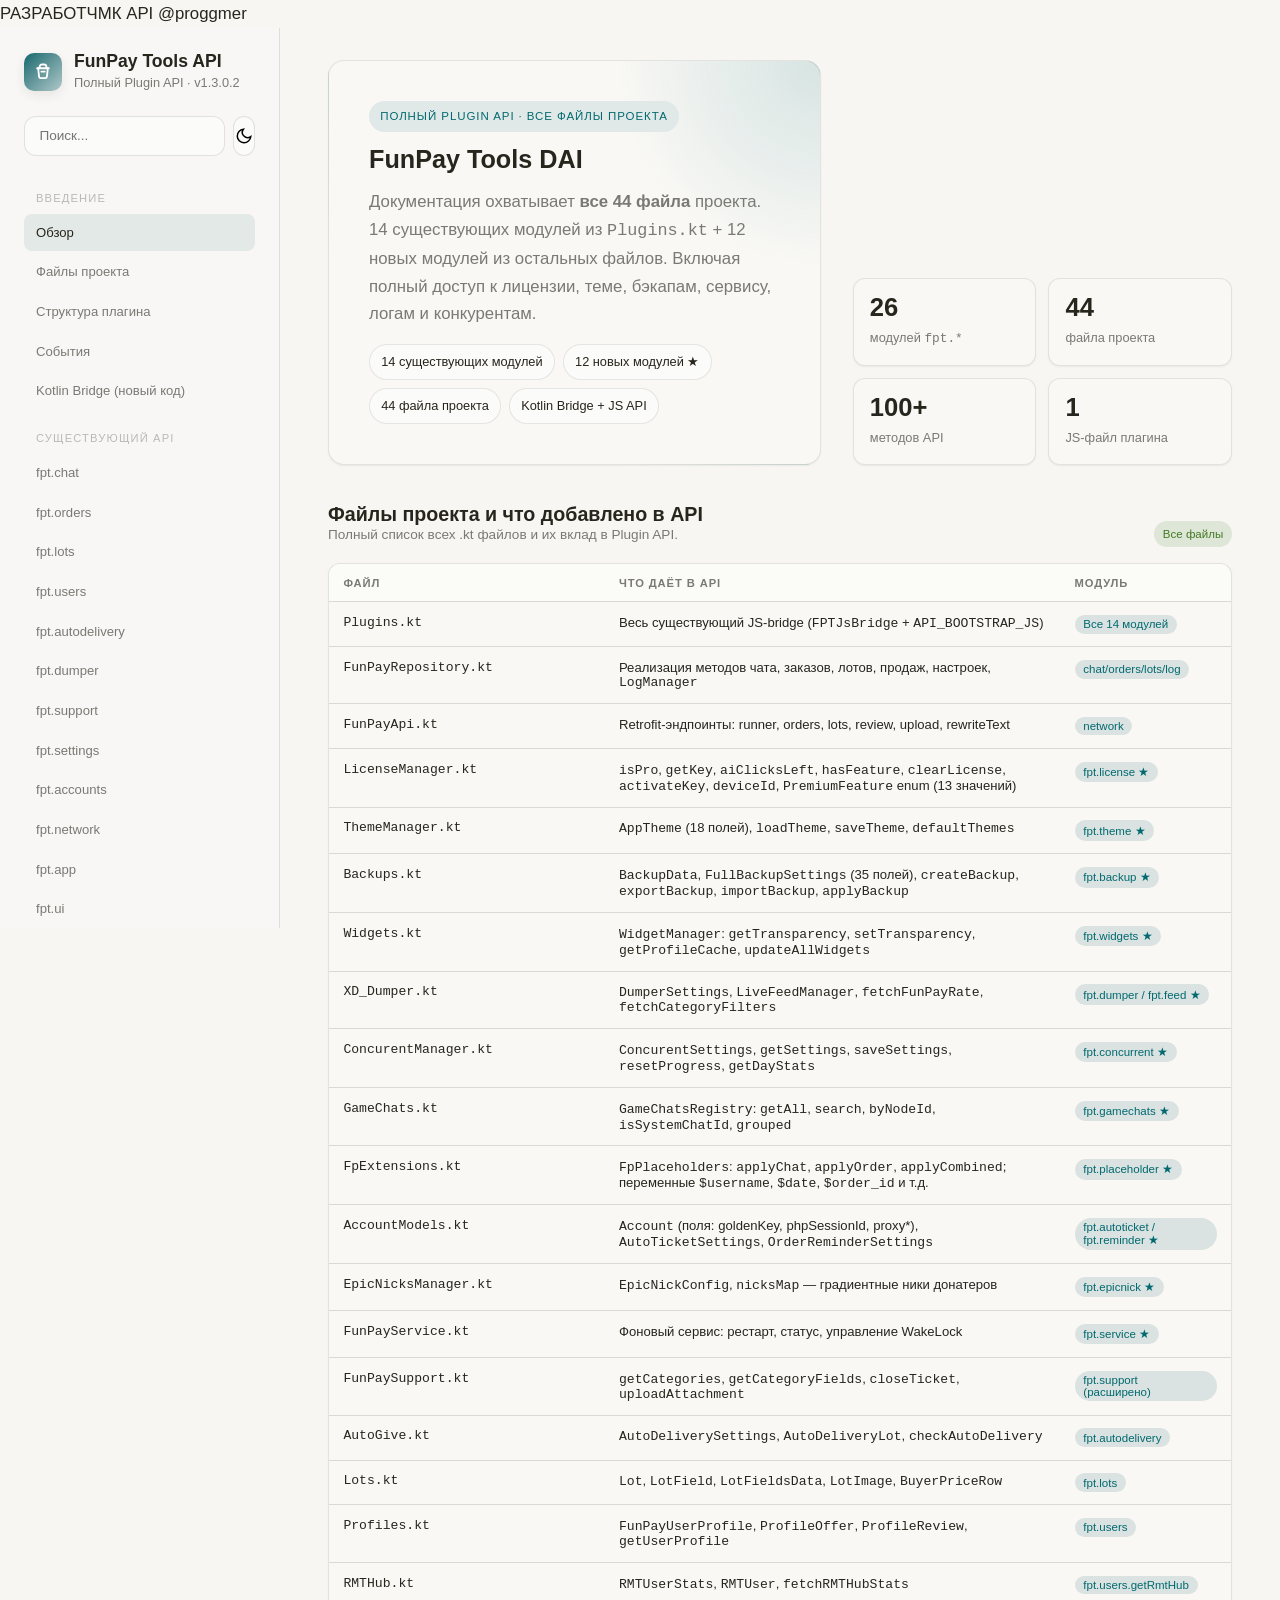
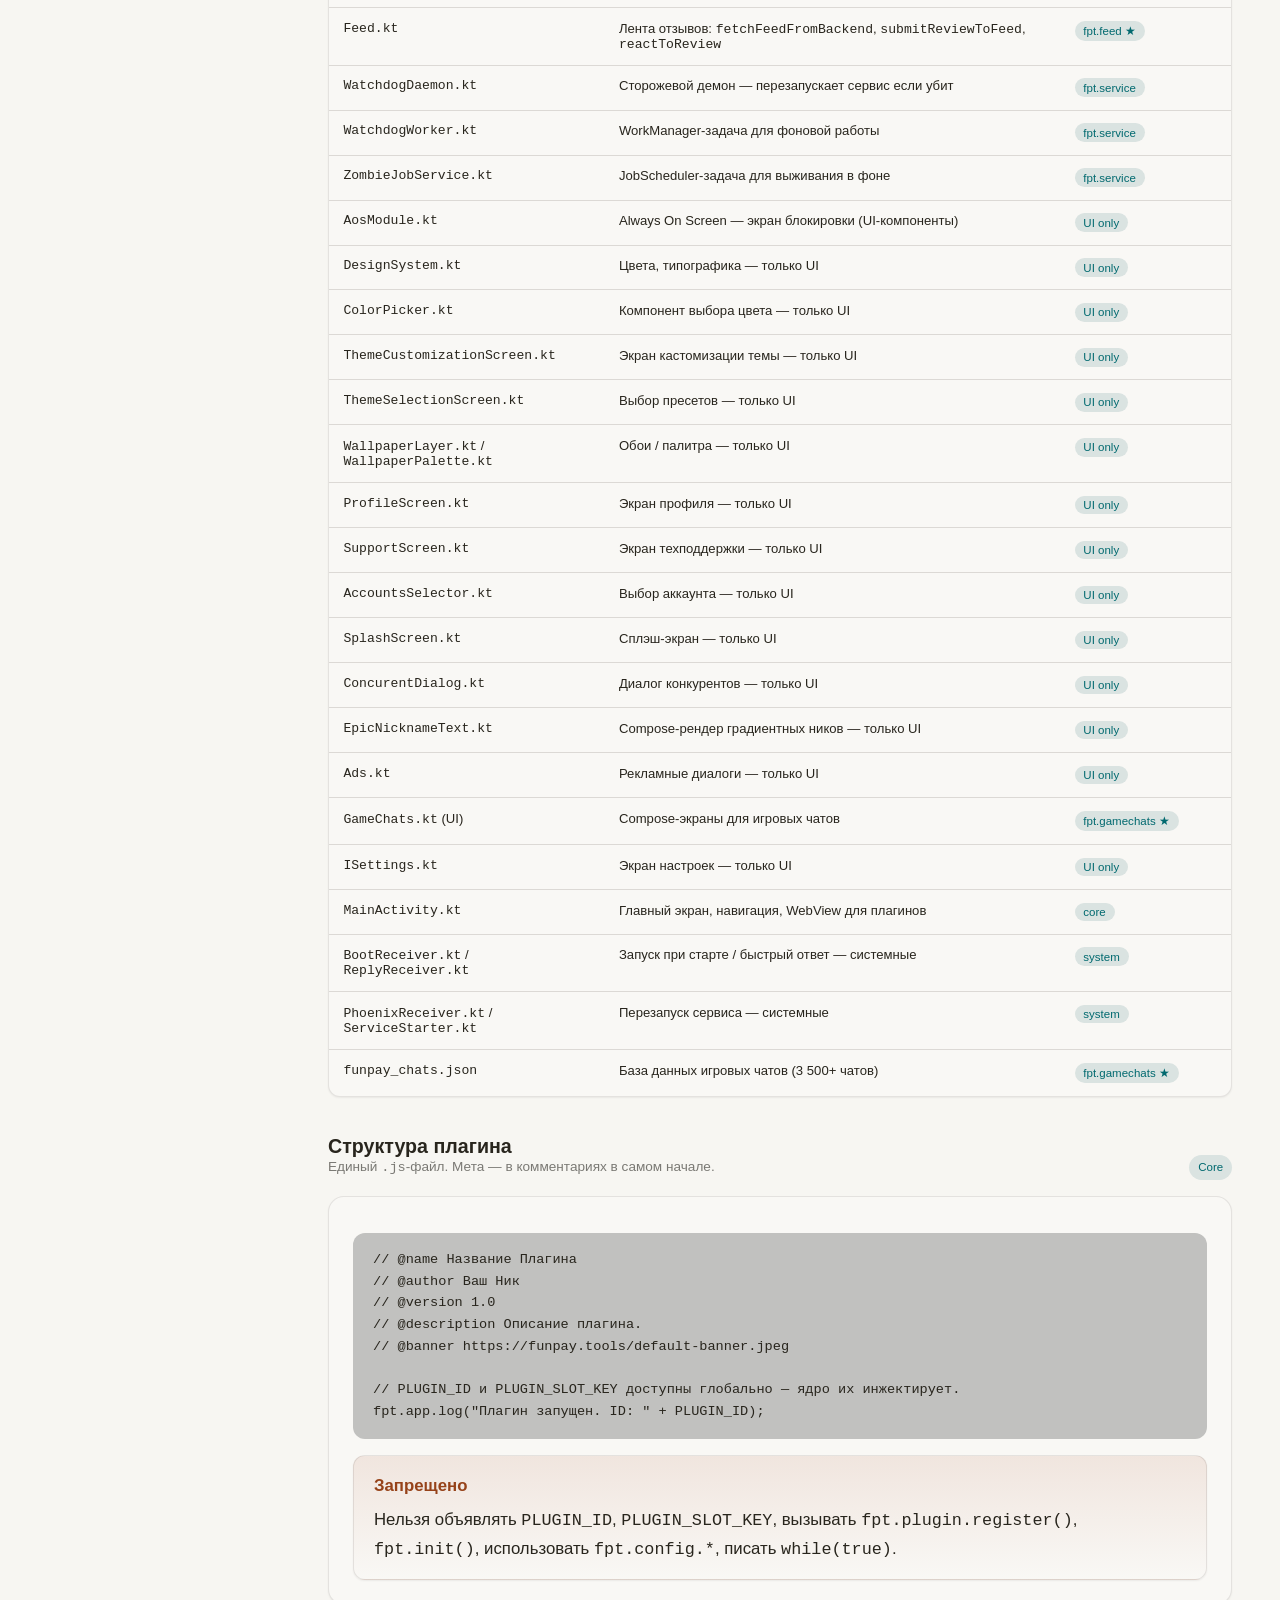
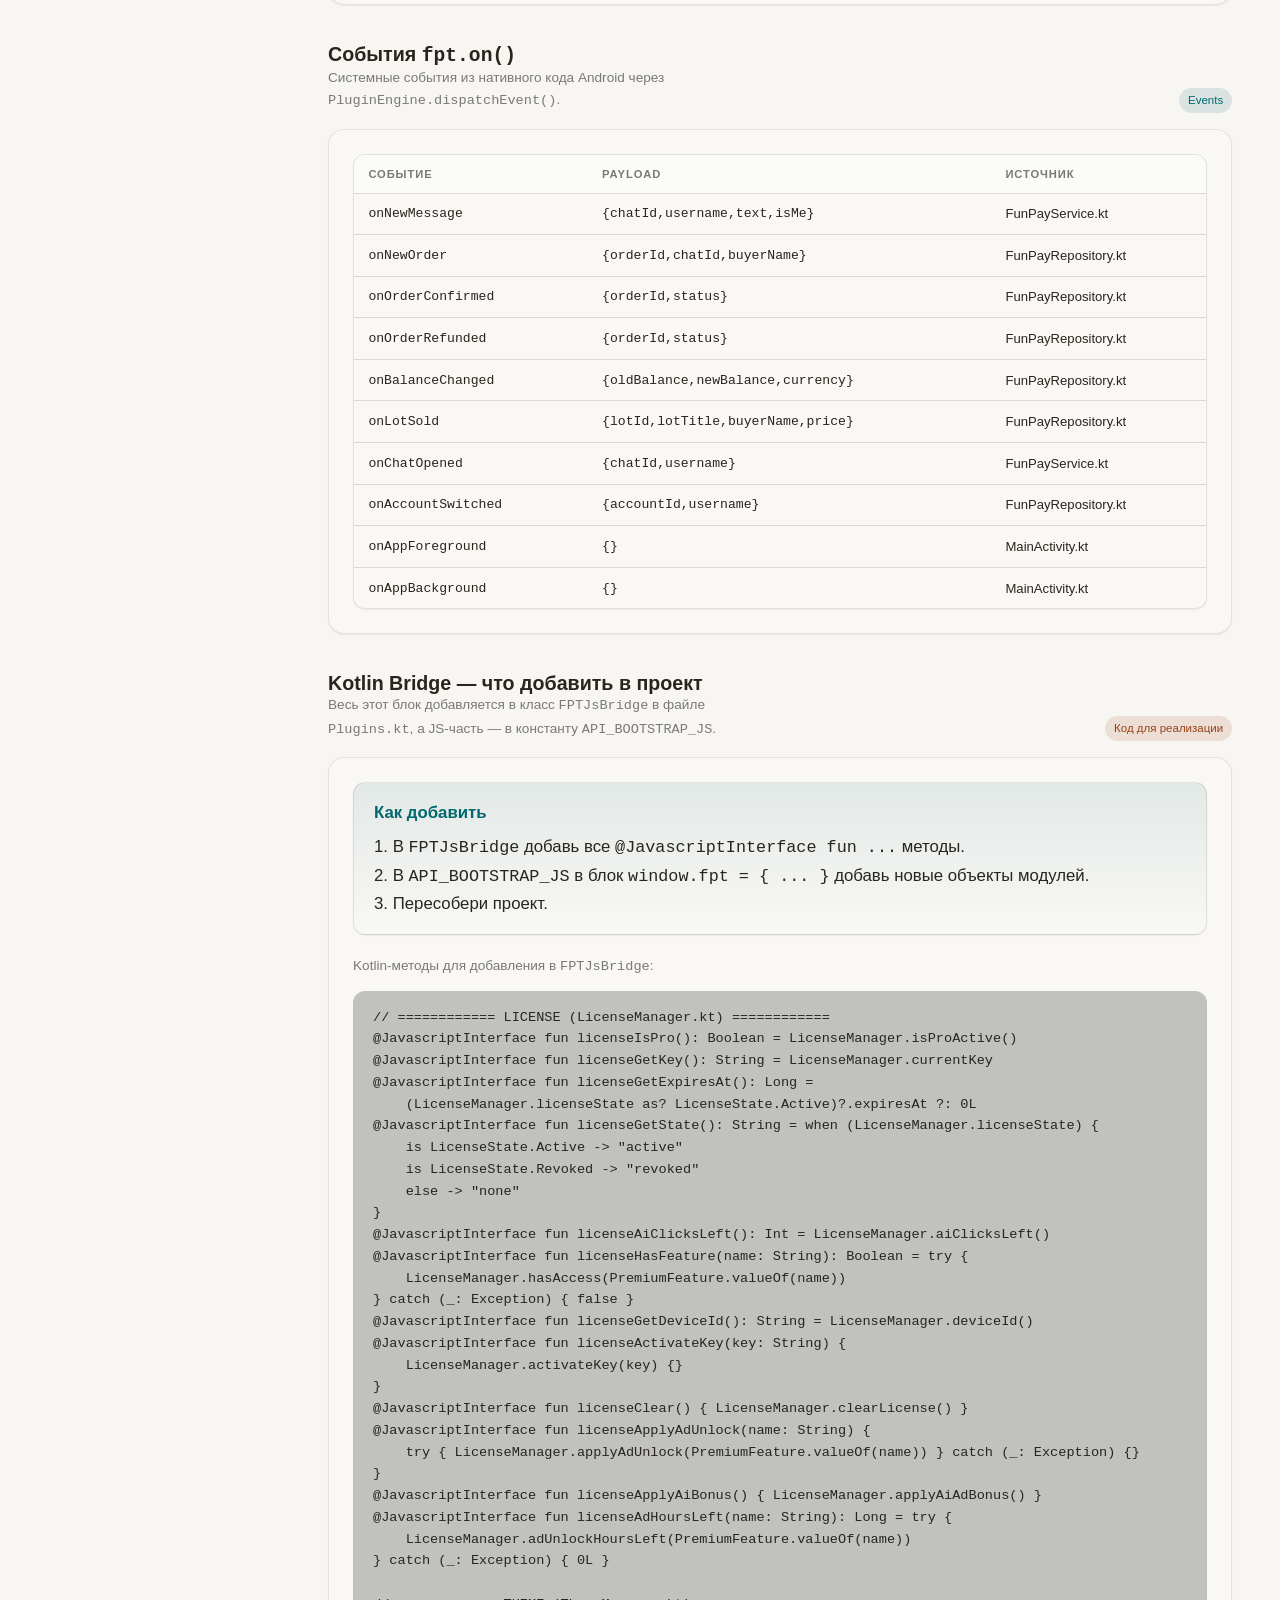
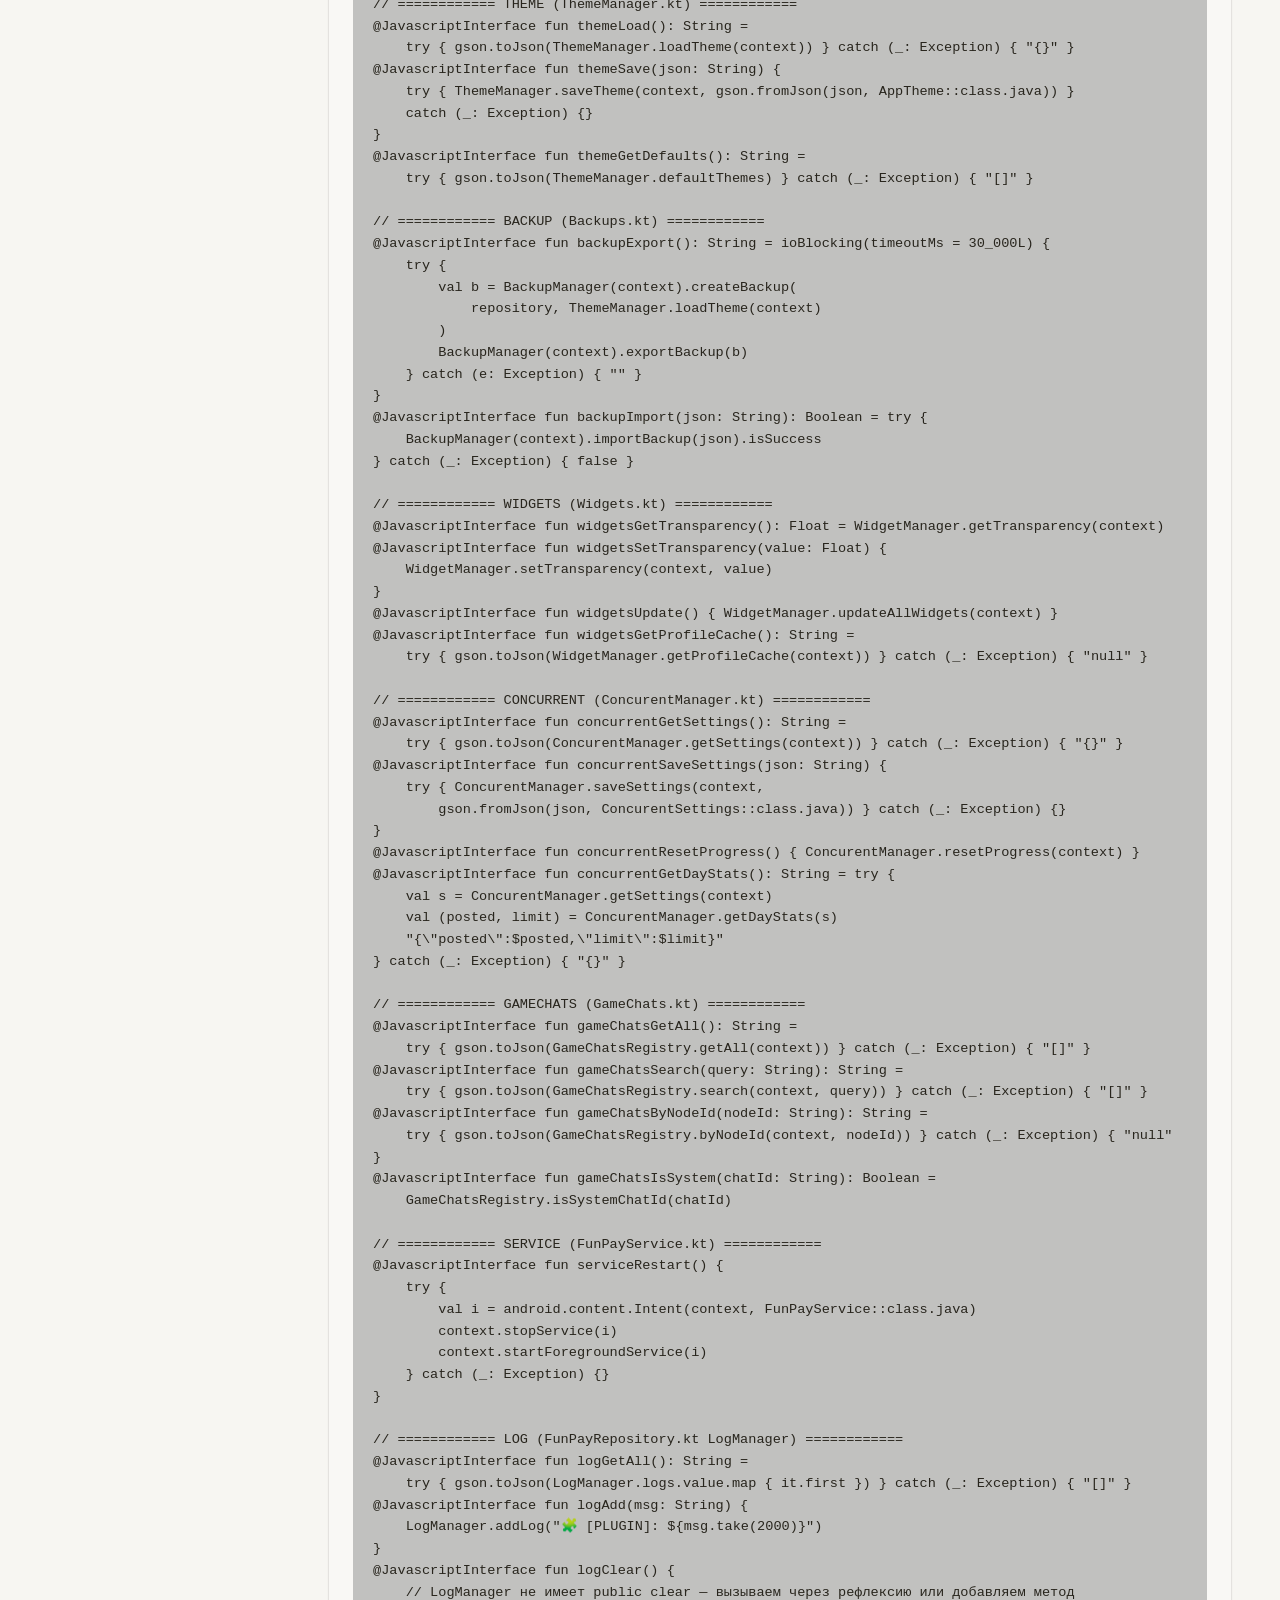
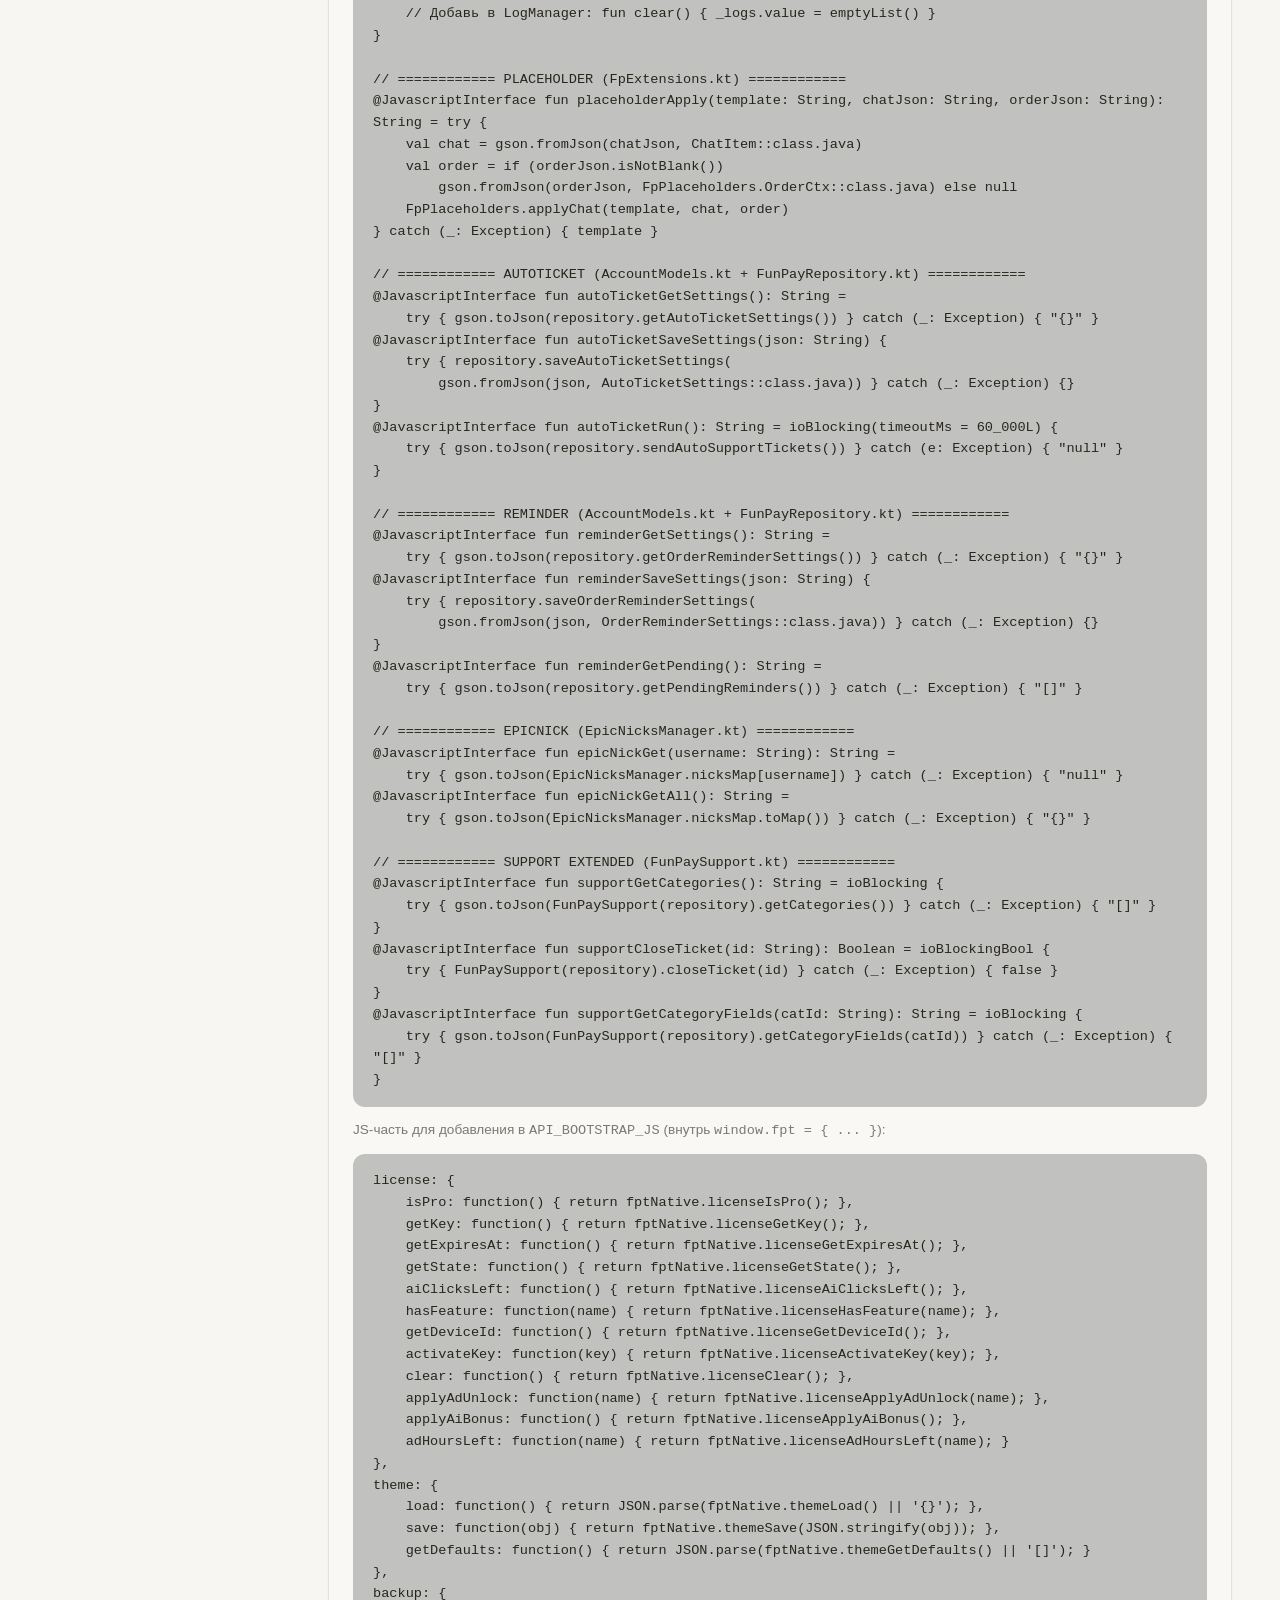
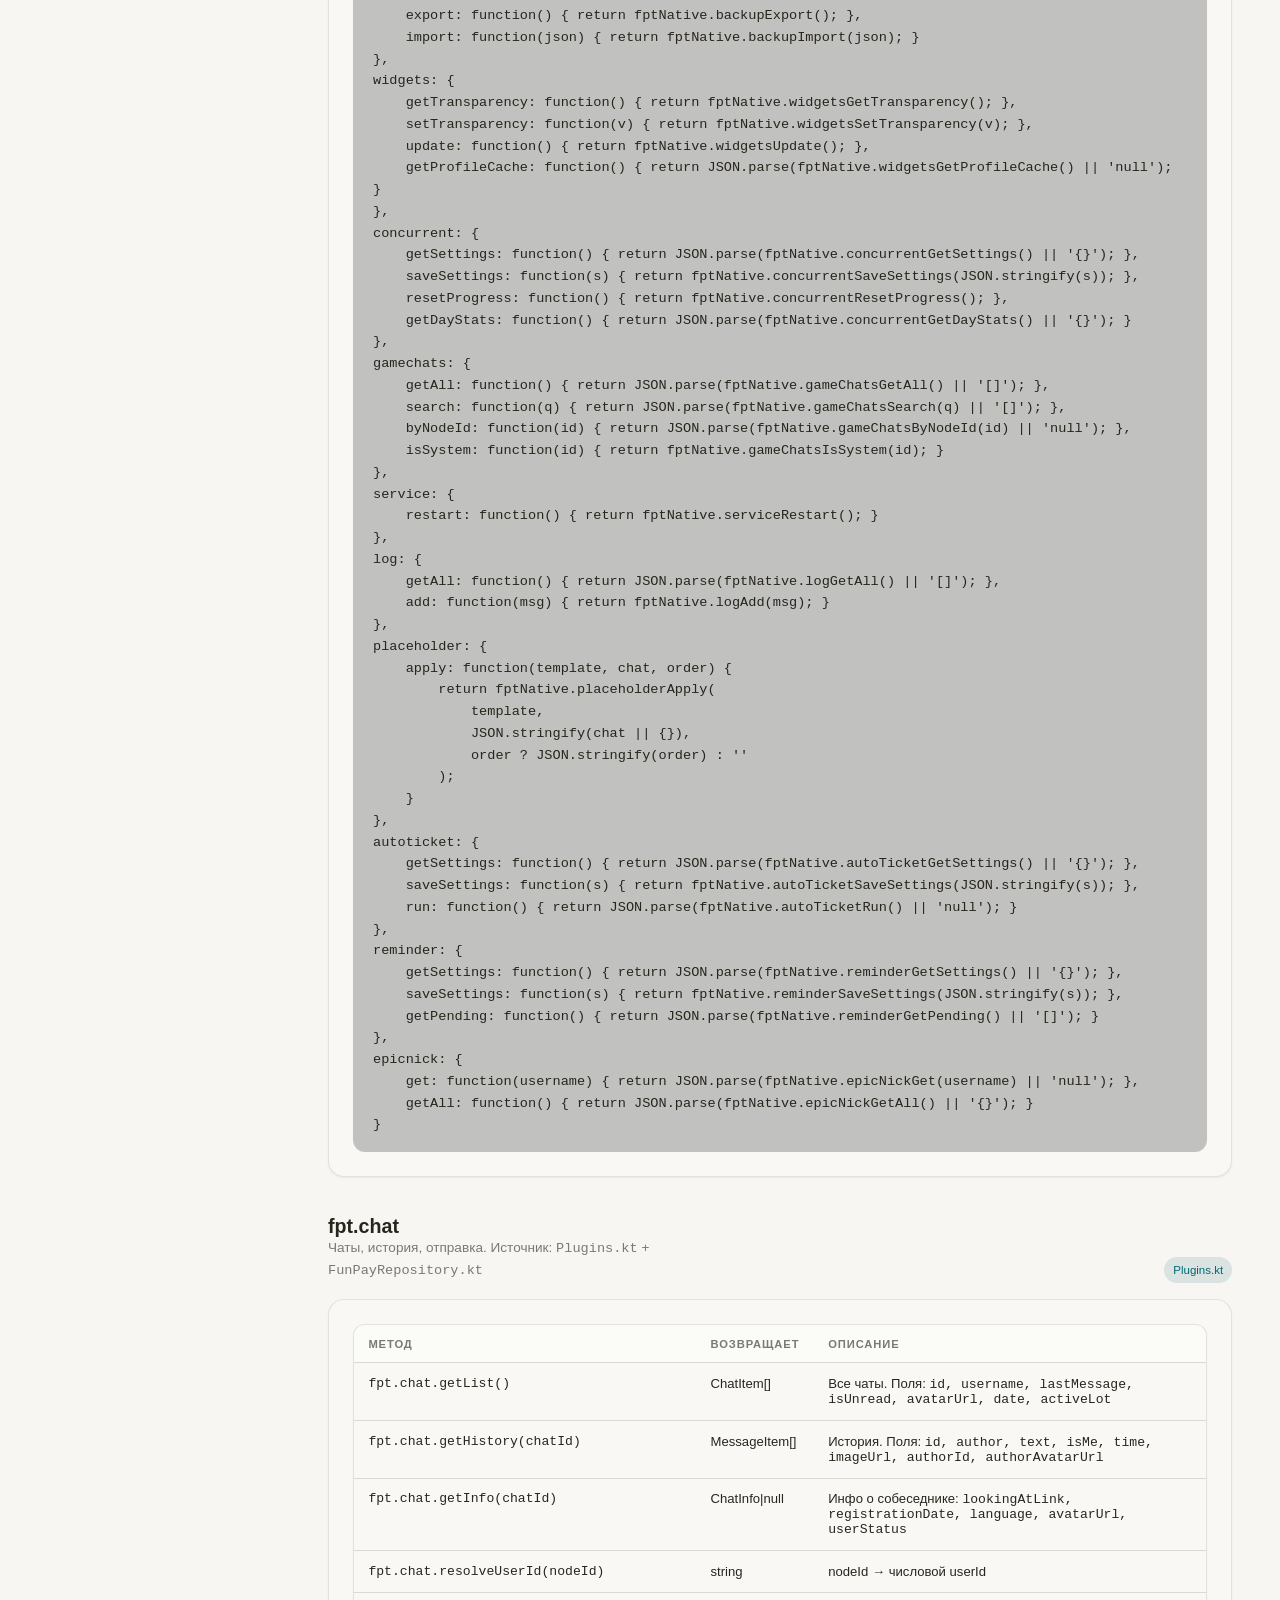
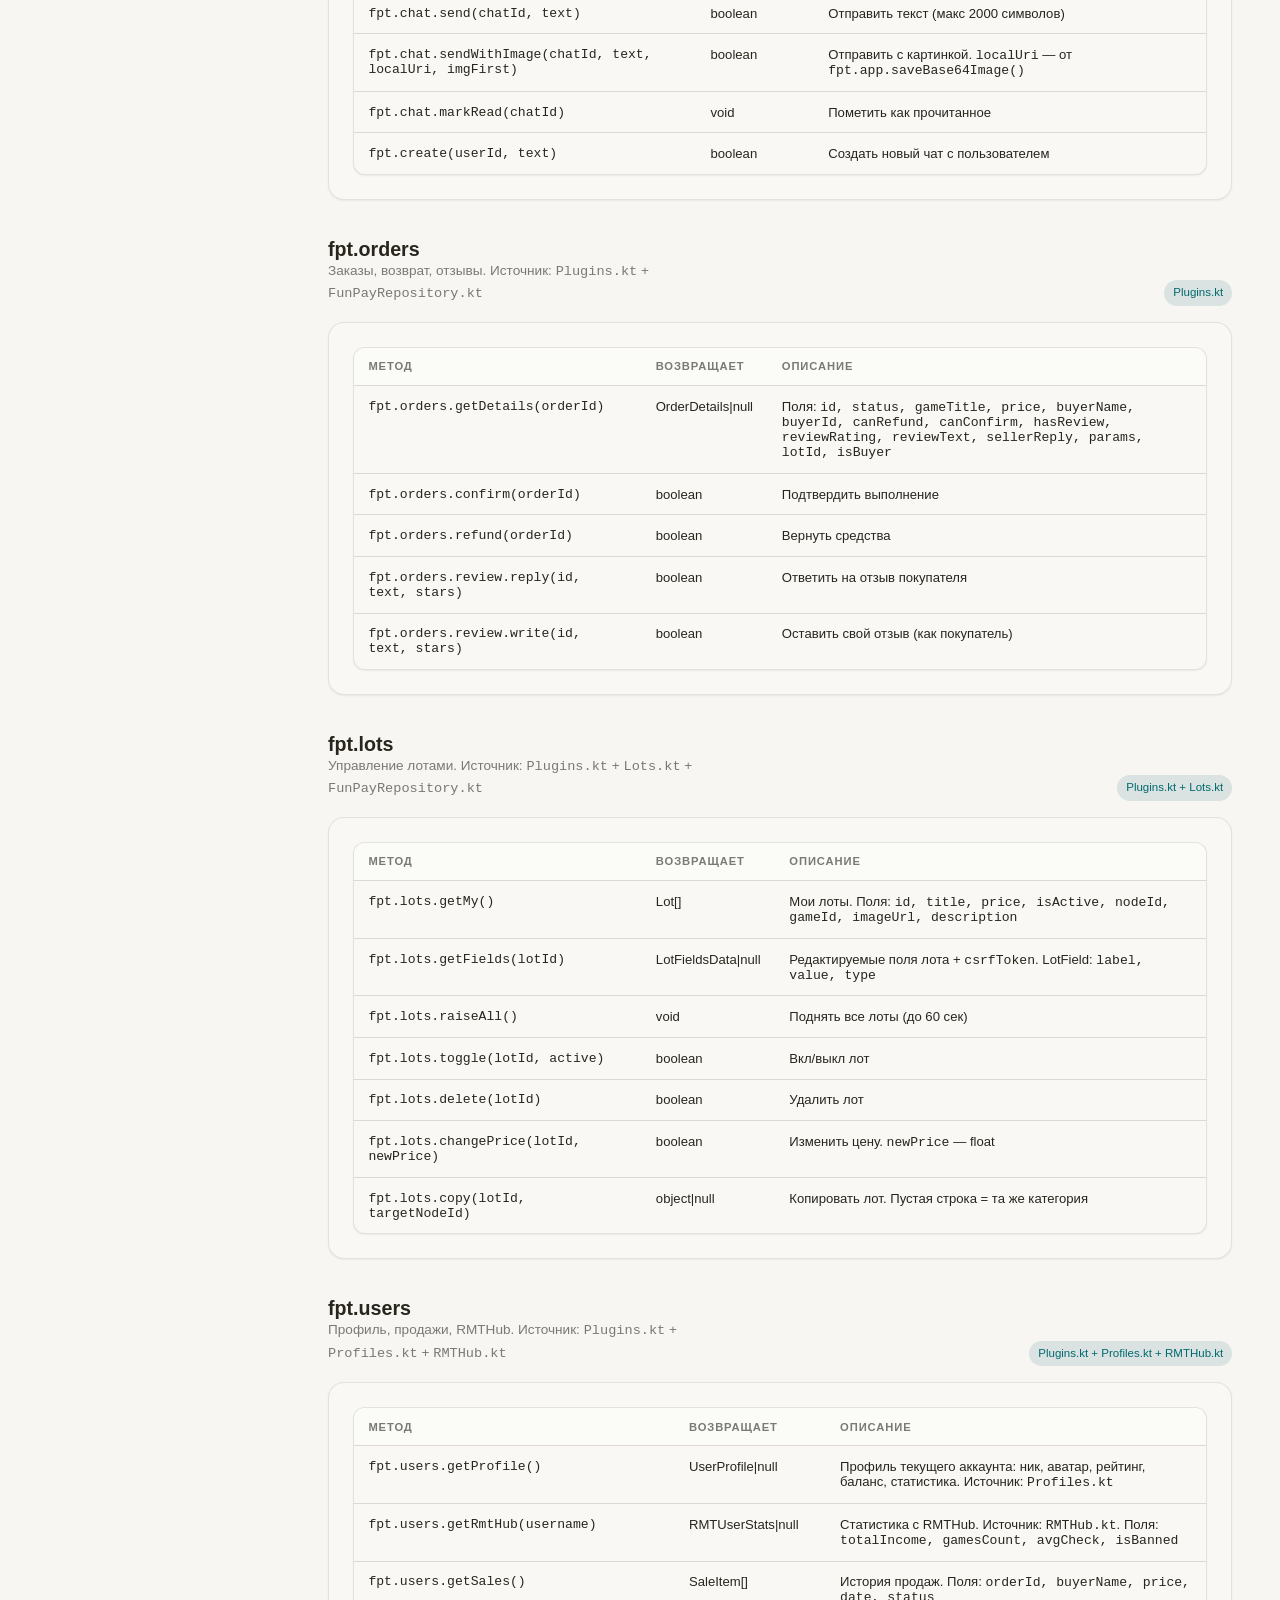
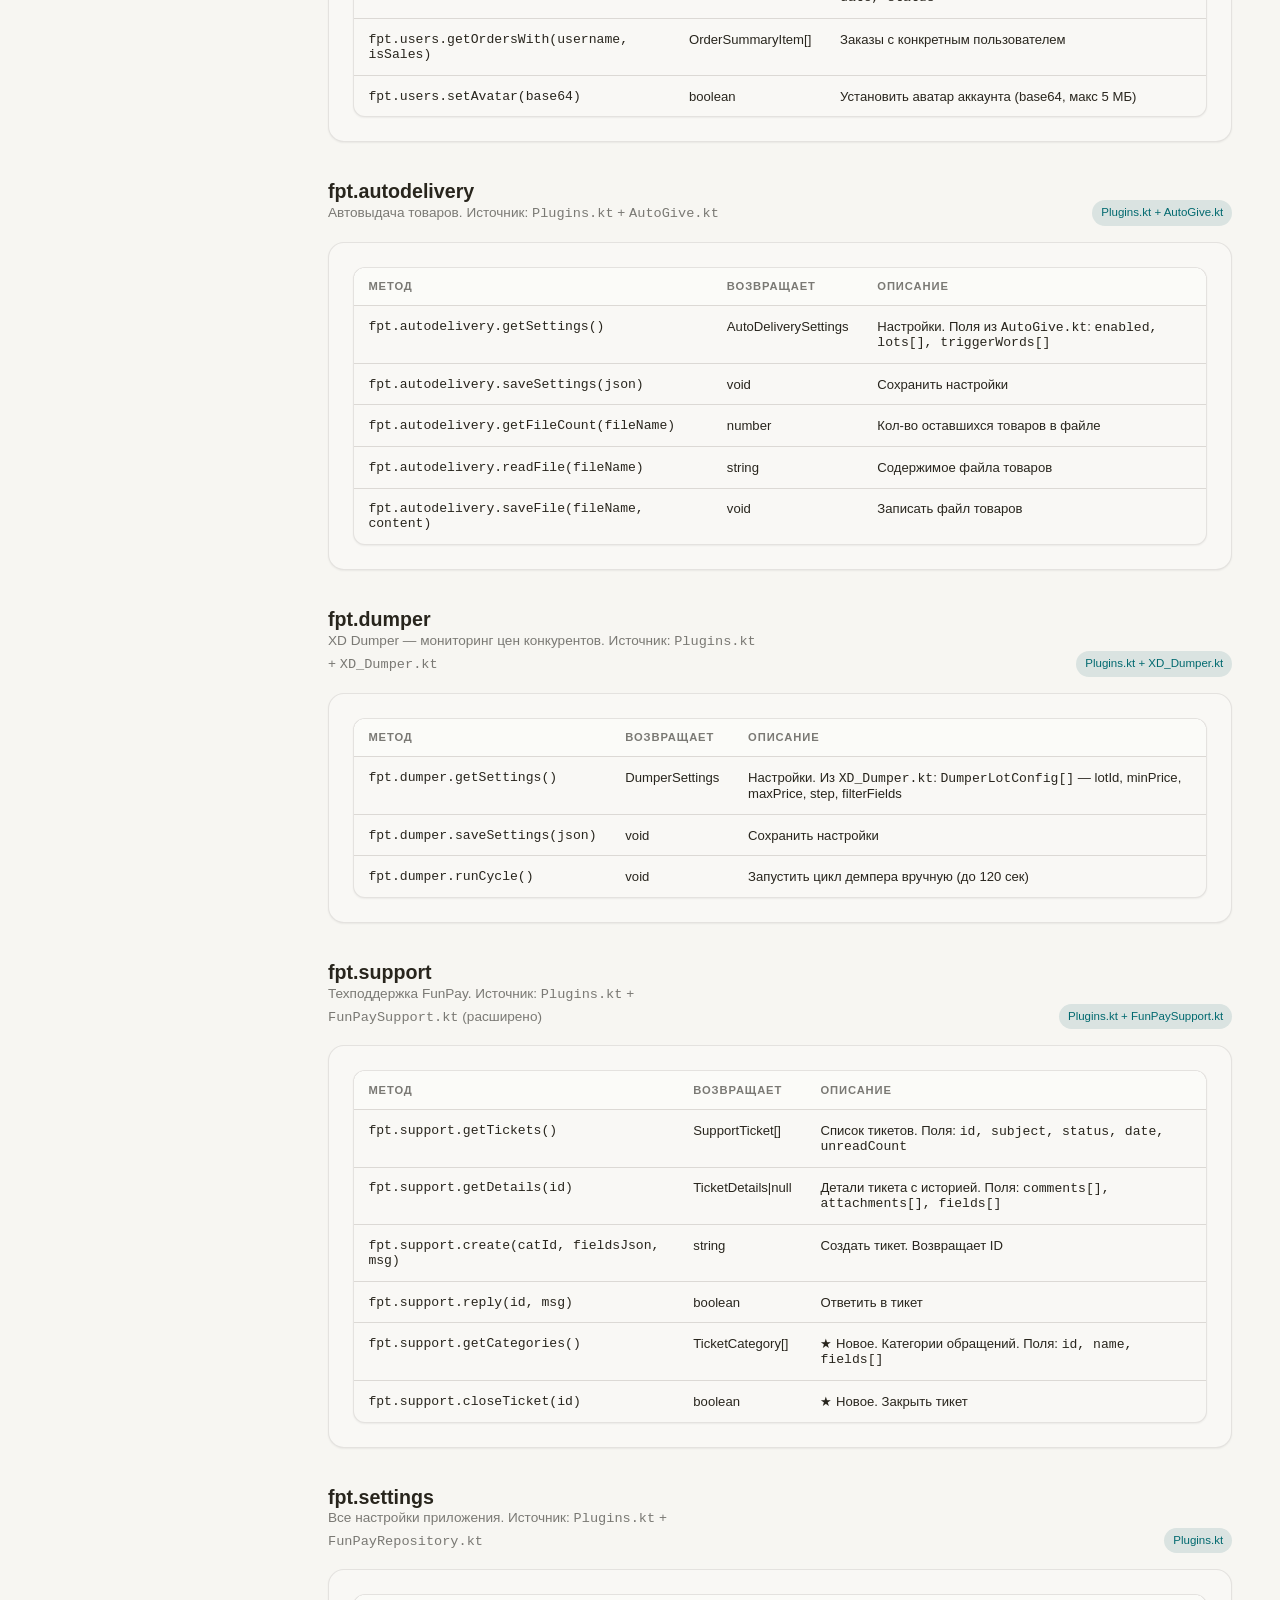
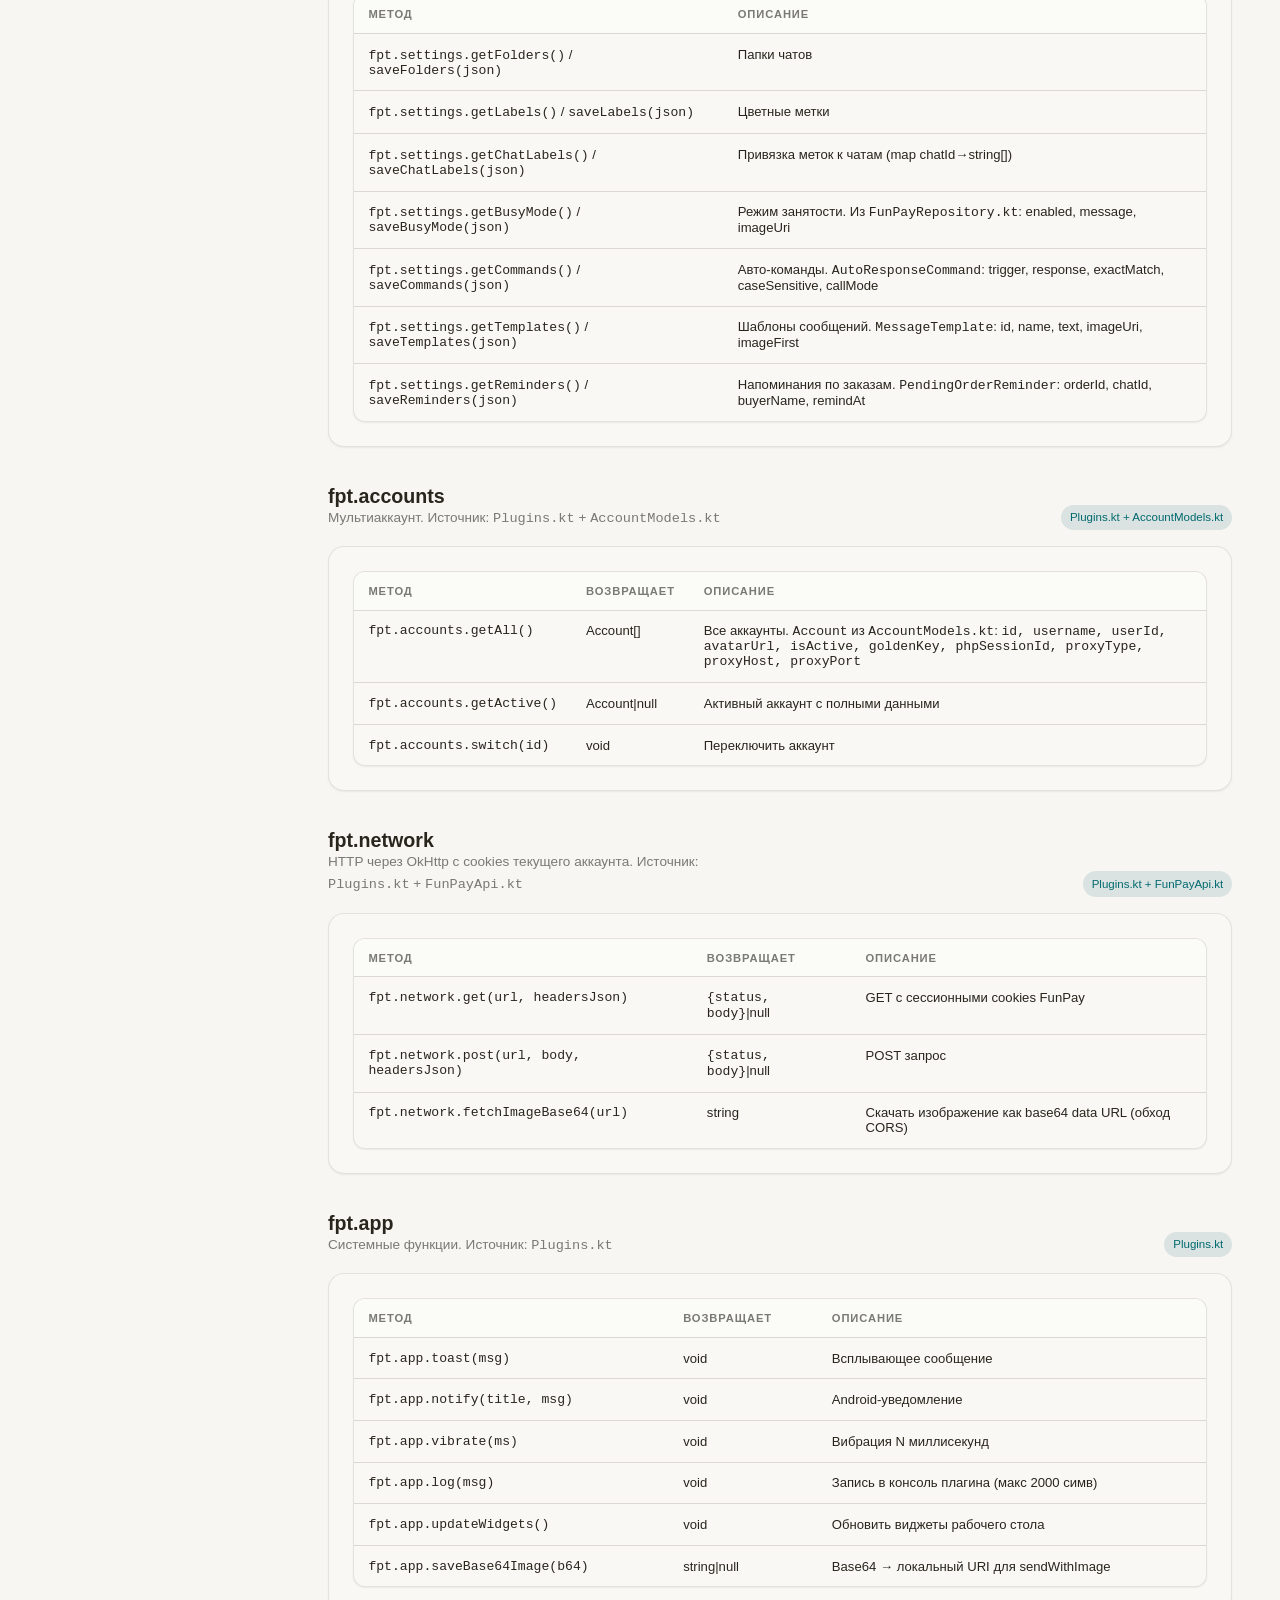
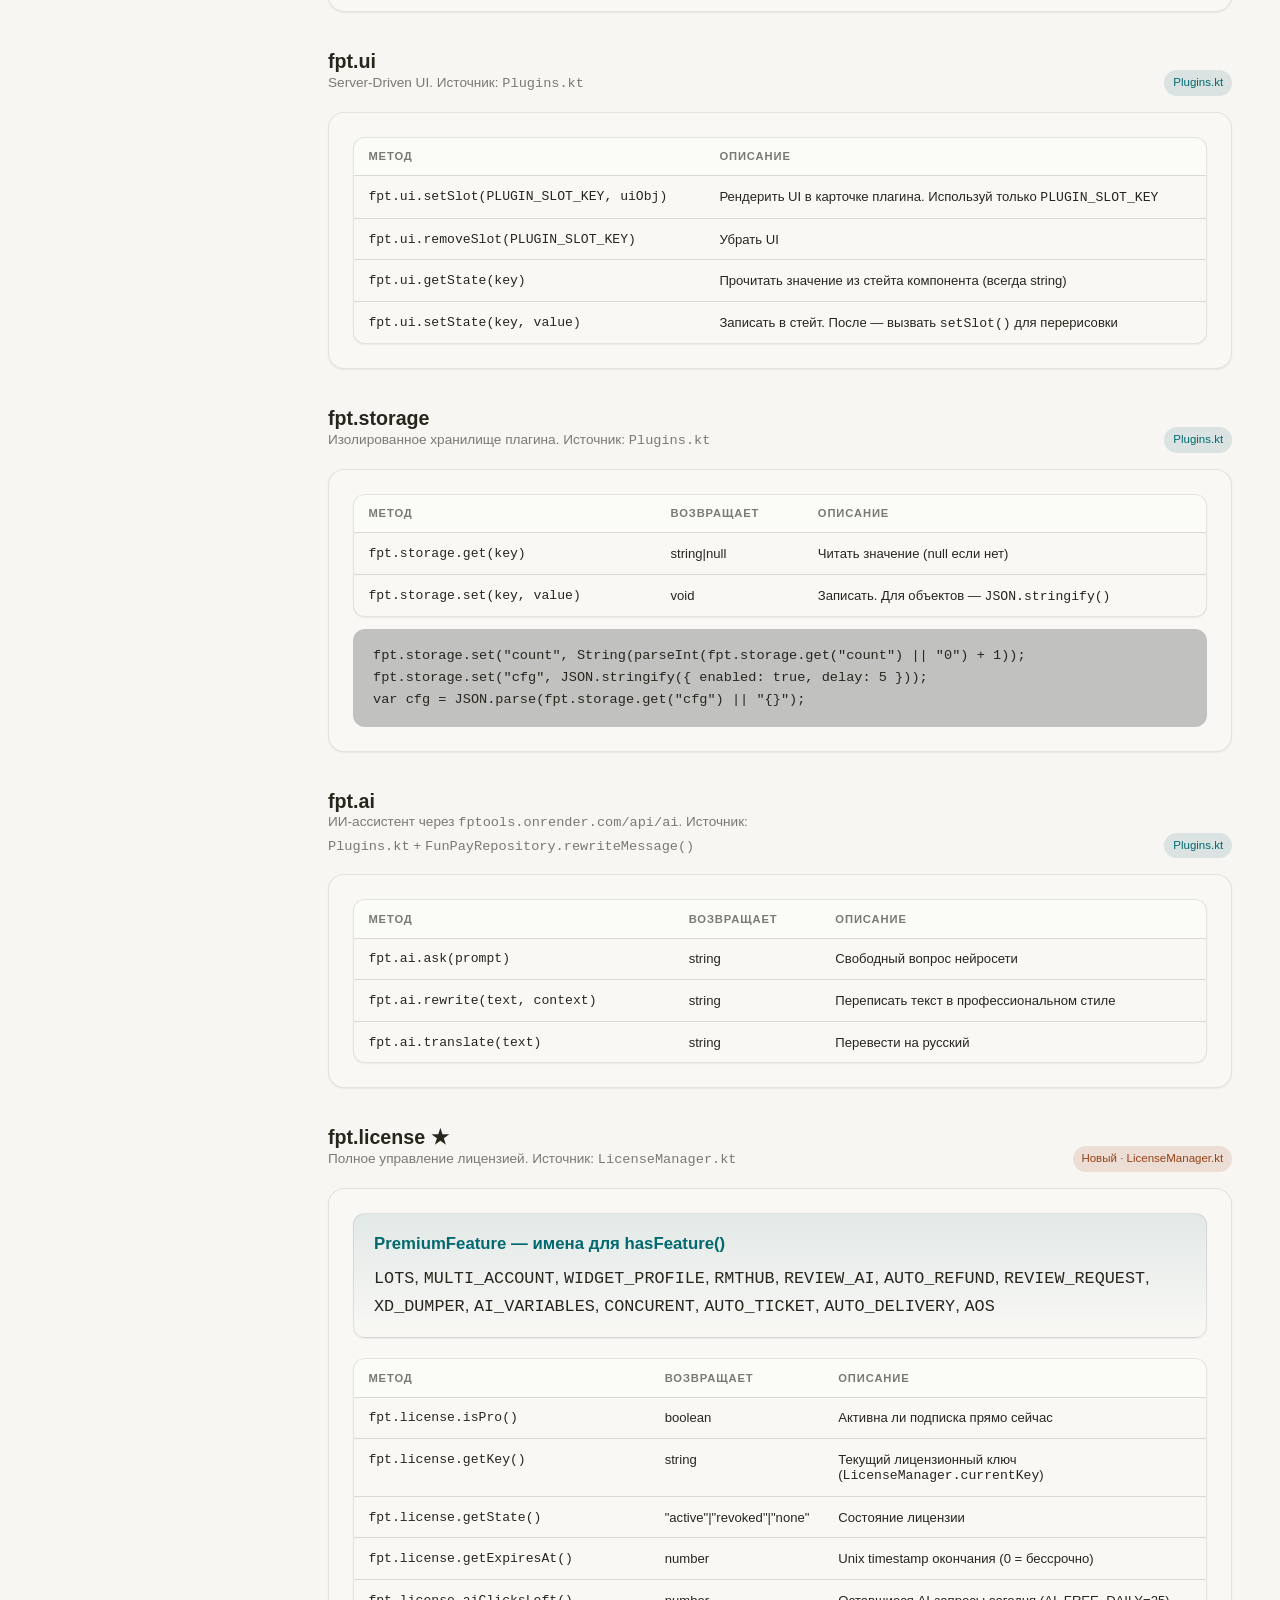
<file: index.html>
РАЗРАБОТЧМК API @proggmer
<!doctype html>
<html lang="ru" data-theme="dark">
<head>
<meta charset="UTF-8"/>
<meta name="viewport" content="width=device-width,initial-scale=1.0"/>
<title>FunPay Tools — Полный Plugin API</title>
<link href="https://api.fontshare.com/v2/css?f[]=general-sans@400,500,600,700&f[]=cabinet-grotesk@500,700,800&display=swap" rel="stylesheet"/>
<style>
:root,[data-theme="light"]{
  --bg:#f7f6f2;--sur:#f9f8f5;--sur2:#fbfbf9;--bdr:#d4d1ca;--div:#dcd9d5;
  --tx:#28251d;--txm:#7a7974;--txf:#bab9b4;--pri:#01696f;--prih:#0c4e54;
  --ok:#437a22;--warn:#964219;--err:#a12c7b;
  --fd:'Cabinet Grotesk',sans-serif;--fb:'General Sans',sans-serif;
  --r4:1rem;--r3:.75rem;--r2:.5rem;--rf:9999px;
  --sh:0 1px 2px oklch(.2 .01 80/.06);--shm:0 4px 12px oklch(.2 .01 80/.08);
}
[data-theme="dark"]{
  --bg:#171614;--sur:#1c1b19;--sur2:#201f1d;--bdr:#393836;--div:#262523;
  --tx:#cdccca;--txm:#979693;--txf:#5a5957;--pri:#4f98a3;--prih:#227f8b;
  --ok:#6daa45;--warn:#bb653b;--err:#d163a7;
  --sh:0 1px 2px oklch(0 0 0/.2);--shm:0 4px 12px oklch(0 0 0/.3);
}
*,::before,::after{box-sizing:border-box;margin:0;padding:0}
html{scroll-behavior:smooth;-webkit-font-smoothing:antialiased}
body{font-family:var(--fb);font-size:clamp(.9rem,.85rem + .25vw,1.05rem);background:var(--bg);color:var(--tx);line-height:1.65;min-height:100dvh}
a{color:inherit;text-decoration:none}
code,pre{font-family:ui-monospace,SFMono-Regular,Menlo,monospace}
.lay{display:grid;grid-template-columns:280px 1fr;max-width:1440px;margin:0 auto;min-height:100dvh}
.side{position:sticky;top:0;height:100dvh;padding:1.5rem;border-right:1px solid color-mix(in oklab,var(--tx) 12%,transparent);background:color-mix(in oklab,var(--sur) 88%,transparent);backdrop-filter:blur(16px);overflow-y:auto}
.brand{display:flex;align-items:center;gap:.75rem;margin-bottom:1.5rem}
.logo{width:38px;height:38px;border-radius:10px;background:linear-gradient(135deg,var(--pri),color-mix(in oklab,var(--pri) 35%,white));display:grid;place-items:center;color:#fff;box-shadow:var(--shm)}
.brand h1{font-family:var(--fd);font-size:1.1rem;line-height:1.1}
.brand p{font-size:.8rem;color:var(--txm)}
.ctrl{display:flex;gap:.5rem;margin-bottom:1rem}
.srch{flex:1;padding:.7rem .9rem;border-radius:var(--r3);border:1px solid color-mix(in oklab,var(--tx) 12%,transparent);background:var(--sur2);color:var(--tx);font-size:.85rem}
.tgl{width:42px;border-radius:var(--r3);border:1px solid color-mix(in oklab,var(--tx) 12%,transparent);background:var(--sur2);cursor:pointer;display:grid;place-items:center}
.nav{display:grid;gap:2px}
.ng{font-size:.7rem;text-transform:uppercase;letter-spacing:.1em;color:var(--txf);padding:.6rem .75rem .25rem;margin-top:.5rem}
.nav a{padding:.5rem .75rem;border-radius:var(--r2);font-size:.82rem;color:var(--txm);display:block}
.nav a:hover,.nav a.on{background:color-mix(in oklab,var(--pri) 10%,var(--sur));color:var(--tx)}
.main{padding:2rem clamp(1rem,4vw,3rem) 5rem}
.hero{display:grid;grid-template-columns:1.3fr 1fr;gap:2rem;align-items:end;margin-bottom:2.5rem}
.hcard{padding:clamp(1.5rem,4vw,2.5rem);background:radial-gradient(circle at top right,color-mix(in oklab,var(--pri) 14%,transparent),transparent 32%),var(--sur);border:1px solid color-mix(in oklab,var(--tx) 10%,transparent);border-radius:var(--r4);box-shadow:var(--sh)}
.ey{display:inline-flex;align-items:center;gap:.4rem;padding:.4rem .7rem;border-radius:var(--rf);background:color-mix(in oklab,var(--pri) 12%,var(--sur2));color:var(--pri);font-size:.72rem;text-transform:uppercase;letter-spacing:.08em;margin-bottom:1rem}
.hcard h2{font-family:var(--fd);font-size:clamp(1.8rem,1rem+2vw,3rem);line-height:.95;margin-bottom:1rem}
.hcard p{color:var(--txm);max-width:56ch}
.pills{display:flex;flex-wrap:wrap;gap:.5rem;margin-top:1rem}
.pill{padding:.4rem .7rem;border-radius:var(--rf);background:var(--sur2);border:1px solid color-mix(in oklab,var(--tx) 10%,transparent);font-size:.8rem}
.sg{display:grid;grid-template-columns:repeat(2,1fr);gap:.75rem}
.sc{padding:1rem;background:var(--sur);border:1px solid color-mix(in oklab,var(--tx) 10%,transparent);border-radius:var(--r3);box-shadow:var(--sh)}
.sc strong{display:block;font-family:var(--fd);font-size:1.6rem;line-height:1}
.sc span{display:block;color:var(--txm);font-size:.8rem;margin-top:.4rem}
.sec{margin-top:2.5rem;scroll-margin-top:2rem}
.sh{display:flex;align-items:flex-end;justify-content:space-between;gap:1rem;margin-bottom:1rem}
.sh h3{font-family:var(--fd);font-size:clamp(1.2rem,.9rem+1vw,1.8rem);line-height:1}
.sh p{color:var(--txm);font-size:.85rem;max-width:58ch}
.card{background:var(--sur);border:1px solid color-mix(in oklab,var(--tx) 10%,transparent);border-radius:var(--r4);box-shadow:var(--sh);padding:1.5rem}
.call{padding:1rem 1.25rem;margin-bottom:1.25rem;background:linear-gradient(180deg,color-mix(in oklab,var(--warn) 10%,var(--sur)),var(--sur));border:1px solid color-mix(in oklab,var(--tx) 10%,transparent);border-radius:var(--r3);box-shadow:var(--sh)}
.call.info{background:linear-gradient(180deg,color-mix(in oklab,var(--pri) 10%,var(--sur)),var(--sur))}
.call.ok{background:linear-gradient(180deg,color-mix(in oklab,var(--ok) 10%,var(--sur)),var(--sur))}
.call strong{display:block;margin-bottom:.4rem;color:var(--warn)}
.call.info strong{color:var(--pri)} .call.ok strong{color:var(--ok)}
.tw{overflow:auto;background:var(--sur);border:1px solid color-mix(in oklab,var(--tx) 10%,transparent);border-radius:var(--r3);box-shadow:var(--sh)}
table{width:100%;border-collapse:collapse;font-size:.82rem}
th,td{padding:.8rem .9rem;vertical-align:top;border-bottom:1px solid var(--div);text-align:left}
th{font-size:.7rem;text-transform:uppercase;letter-spacing:.08em;color:var(--txm);background:color-mix(in oklab,var(--sur2) 88%,transparent);position:sticky;top:0}
tr:last-child td{border-bottom:none}
.cw{overflow:auto;background:color-mix(in oklab,var(--sur2) 82%,black);padding:1rem 1.25rem;border-radius:var(--r3);margin-top:.75rem}
pre{white-space:pre-wrap;word-break:break-word;font-size:.85rem;line-height:1.6;color:var(--tx)}
.tag{display:inline-flex;align-items:center;padding:.2rem .55rem;border-radius:var(--rf);font-size:.72rem;background:color-mix(in oklab,var(--pri) 14%,var(--sur));color:var(--pri)}
.tag.w{background:color-mix(in oklab,var(--warn) 14%,var(--sur));color:var(--warn)}
.tag.g{background:color-mix(in oklab,var(--ok) 14%,var(--sur));color:var(--ok)}
.tag.r{background:color-mix(in oklab,var(--err) 14%,var(--sur));color:var(--err)}
.cards{display:grid;grid-template-columns:repeat(auto-fit,minmax(200px,1fr));gap:.75rem}
.mc{padding:1rem;border-radius:var(--r3);background:var(--sur2);border:1px solid color-mix(in oklab,var(--tx) 10%,transparent)}
.mc h4{font-size:.9rem;margin-bottom:.3rem}
.mc p{font-size:.8rem;color:var(--txm)}
.mb{margin-bottom:1.25rem;padding-bottom:1.25rem;border-bottom:1px solid var(--div)}
.mb:last-child{border-bottom:none;margin-bottom:0;padding-bottom:0}
.msig{font-family:ui-monospace,Menlo,monospace;font-size:.83rem;color:var(--pri);background:color-mix(in oklab,var(--pri) 10%,var(--sur));padding:.18rem .5rem;border-radius:var(--r2);word-break:break-all}
.mrt{font-size:.72rem;border-radius:var(--rf);padding:.15rem .5rem;border:1px solid color-mix(in oklab,var(--tx) 14%,transparent);color:var(--txm)}
.mn{display:flex;align-items:center;gap:.5rem;flex-wrap:wrap;margin-bottom:.4rem}
.md{color:var(--txm);font-size:.83rem;margin-bottom:.6rem}
.g2{display:grid;grid-template-columns:repeat(2,minmax(0,1fr));gap:1rem}
.g3{display:grid;grid-template-columns:repeat(3,minmax(0,1fr));gap:1rem}
.ft{margin-top:3rem;padding-top:1.5rem;border-top:1px solid var(--div);color:var(--txm);font-size:.82rem}
.hid{display:none!important}
mark{background:color-mix(in oklab,var(--warn) 28%,transparent);color:inherit;padding:0 .15em;border-radius:.25em}
@media(max-width:1080px){.lay{grid-template-columns:1fr}.side{position:relative;height:auto;border-right:none;border-bottom:1px solid var(--div)}.hero{grid-template-columns:1fr}.sg{grid-template-columns:repeat(4,1fr)}}
@media(max-width:720px){.main{padding:1.25rem 1rem 3rem}.sg,.g2,.g3{grid-template-columns:1fr}.hero{gap:1rem}.ctrl{flex-wrap:wrap}.tgl{height:44px}.srch{min-height:44px}}
</style>
</head>
<body>
<div class="lay">
<aside class="side">
  <div class="brand">
    <div class="logo"><svg width="20" height="20" viewBox="0 0 24 24" fill="none" stroke="currentColor" stroke-width="2.2" stroke-linecap="round" stroke-linejoin="round"><path d="M5 7.5h14"/><path d="M8 7.5V5.8A2.8 2.8 0 0 1 10.8 3h2.4A2.8 2.8 0 0 1 16 5.8v1.7"/><path d="M6.2 7.5l1.1 10.1A2 2 0 0 0 9.3 19.4h5.4a2 2 0 0 0 2-1.8l1.1-10.1"/><path d="M10 11.5h4"/></svg></div>
    <div><h1>FunPay Tools API</h1><p>Полный Plugin API · v1.3.0.2</p></div>
  </div>
  <div class="ctrl">
    <input id="srch" class="srch" type="search" placeholder="Поиск..."/>
    <button class="tgl" id="tgl" aria-label="Тема"><svg width="18" height="18" viewBox="0 0 24 24" fill="none" stroke="currentColor" stroke-width="2"><path d="M21 12.79A9 9 0 1 1 11.21 3 7 7 0 0 0 21 12.79z"/></svg></button>
  </div>
  <nav class="nav" id="nav">
    <div class="ng">Введение</div>
    <a href="#overview">Обзор</a>
    <a href="#files">Файлы проекта</a>
    <a href="#structure">Структура плагина</a>
    <a href="#events">События</a>
    <a href="#bridge">Kotlin Bridge (новый код)</a>

    <div class="ng">Существующий API</div>
    <a href="#chat">fpt.chat</a>
    <a href="#orders">fpt.orders</a>
    <a href="#lots">fpt.lots</a>
    <a href="#users">fpt.users</a>
    <a href="#autodelivery">fpt.autodelivery</a>
    <a href="#dumper">fpt.dumper</a>
    <a href="#support">fpt.support</a>
    <a href="#settings">fpt.settings</a>
    <a href="#accounts">fpt.accounts</a>
    <a href="#network">fpt.network</a>
    <a href="#app">fpt.app</a>
    <a href="#ui">fpt.ui</a>
    <a href="#storage">fpt.storage</a>
    <a href="#ai">fpt.ai</a>

    <div class="ng">Новый API (добавить)</div>
    <a href="#license">fpt.license ★</a>
    <a href="#theme">fpt.theme ★</a>
    <a href="#backup">fpt.backup ★</a>
    <a href="#widgets">fpt.widgets ★</a>
    <a href="#concurrent">fpt.concurrent ★</a>
    <a href="#gamechats">fpt.gamechats ★</a>
    <a href="#service">fpt.service ★</a>
    <a href="#log">fpt.log ★</a>
    <a href="#placeholder">fpt.placeholder ★</a>
    <a href="#autoticket">fpt.autoticket ★</a>
    <a href="#reminder">fpt.reminder ★</a>
    <a href="#epicnick">fpt.epicnick ★</a>

    <div class="ng">Прочее</div>
    <a href="#sdui">Server-Driven UI</a>
    <a href="#canvas">Canvas → Image</a>
    <a href="#limits">Лимиты</a>
    <a href="#airules">Правила для ИИ</a>
  </nav>
</aside>
<main class="main" id="content">

<!-- HERO -->
<section class="hero" id="overview" data-s="overview funpay tools plugin api">
  <div class="hcard">
    <span class="ey">Полный Plugin API · все файлы проекта</span>
    <h2>FunPay Tools DAI</h2>
    <p>Документация охватывает <strong>все 44 файла</strong> проекта. 14 существующих модулей из <code>Plugins.kt</code> + 12 новых модулей из остальных файлов. Включая полный доступ к лицензии, теме, бэкапам, сервису, логам и конкурентам.</p>
    <div class="pills">
      <span class="pill">14 существующих модулей</span>
      <span class="pill">12 новых модулей ★</span>
      <span class="pill">44 файла проекта</span>
      <span class="pill">Kotlin Bridge + JS API</span>
    </div>
  </div>
  <div class="sg">
    <div class="sc"><strong>26</strong><span>модулей <code>fpt.*</code></span></div>
    <div class="sc"><strong>44</strong><span>файла проекта</span></div>
    <div class="sc"><strong>100+</strong><span>методов API</span></div>
    <div class="sc"><strong>1</strong><span>JS-файл плагина</span></div>
  </div>
</section>

<!-- FILES COVERAGE -->
<section class="sec" id="files" data-s="файлы проекта покрытие">
  <div class="sh"><div><h3>Файлы проекта и что добавлено в API</h3><p>Полный список всех .kt файлов и их вклад в Plugin API.</p></div><span class="tag g">Все файлы</span></div>
  <div class="tw">
    <table>
      <thead><tr><th>Файл</th><th>Что даёт в API</th><th>Модуль</th></tr></thead>
      <tbody>
        <tr><td><code>Plugins.kt</code></td><td>Весь существующий JS-bridge (<code>FPTJsBridge</code> + <code>API_BOOTSTRAP_JS</code>)</td><td><span class="tag">Все 14 модулей</span></td></tr>
        <tr><td><code>FunPayRepository.kt</code></td><td>Реализация методов чата, заказов, лотов, продаж, настроек, <code>LogManager</code></td><td><span class="tag">chat/orders/lots/log</span></td></tr>
        <tr><td><code>FunPayApi.kt</code></td><td>Retrofit-эндпоинты: runner, orders, lots, review, upload, rewriteText</td><td><span class="tag">network</span></td></tr>
        <tr><td><code>LicenseManager.kt</code></td><td><code>isPro</code>, <code>getKey</code>, <code>aiClicksLeft</code>, <code>hasFeature</code>, <code>clearLicense</code>, <code>activateKey</code>, <code>deviceId</code>, <code>PremiumFeature</code> enum (13 значений)</td><td><span class="tag">fpt.license ★</span></td></tr>
        <tr><td><code>ThemeManager.kt</code></td><td><code>AppTheme</code> (18 полей), <code>loadTheme</code>, <code>saveTheme</code>, <code>defaultThemes</code></td><td><span class="tag">fpt.theme ★</span></td></tr>
        <tr><td><code>Backups.kt</code></td><td><code>BackupData</code>, <code>FullBackupSettings</code> (35 полей), <code>createBackup</code>, <code>exportBackup</code>, <code>importBackup</code>, <code>applyBackup</code></td><td><span class="tag">fpt.backup ★</span></td></tr>
        <tr><td><code>Widgets.kt</code></td><td><code>WidgetManager</code>: <code>getTransparency</code>, <code>setTransparency</code>, <code>getProfileCache</code>, <code>updateAllWidgets</code></td><td><span class="tag">fpt.widgets ★</span></td></tr>
        <tr><td><code>XD_Dumper.kt</code></td><td><code>DumperSettings</code>, <code>LiveFeedManager</code>, <code>fetchFunPayRate</code>, <code>fetchCategoryFilters</code></td><td><span class="tag">fpt.dumper / fpt.feed ★</span></td></tr>
        <tr><td><code>ConcurentManager.kt</code></td><td><code>ConcurentSettings</code>, <code>getSettings</code>, <code>saveSettings</code>, <code>resetProgress</code>, <code>getDayStats</code></td><td><span class="tag">fpt.concurrent ★</span></td></tr>
        <tr><td><code>GameChats.kt</code></td><td><code>GameChatsRegistry</code>: <code>getAll</code>, <code>search</code>, <code>byNodeId</code>, <code>isSystemChatId</code>, <code>grouped</code></td><td><span class="tag">fpt.gamechats ★</span></td></tr>
        <tr><td><code>FpExtensions.kt</code></td><td><code>FpPlaceholders</code>: <code>applyChat</code>, <code>applyOrder</code>, <code>applyCombined</code>; переменные <code>$username</code>, <code>$date</code>, <code>$order_id</code> и т.д.</td><td><span class="tag">fpt.placeholder ★</span></td></tr>
        <tr><td><code>AccountModels.kt</code></td><td><code>Account</code> (поля: goldenKey, phpSessionId, proxy*), <code>AutoTicketSettings</code>, <code>OrderReminderSettings</code></td><td><span class="tag">fpt.autoticket / fpt.reminder ★</span></td></tr>
        <tr><td><code>EpicNicksManager.kt</code></td><td><code>EpicNickConfig</code>, <code>nicksMap</code> — градиентные ники донатеров</td><td><span class="tag">fpt.epicnick ★</span></td></tr>
        <tr><td><code>FunPayService.kt</code></td><td>Фоновый сервис: рестарт, статус, управление WakeLock</td><td><span class="tag">fpt.service ★</span></td></tr>
        <tr><td><code>FunPaySupport.kt</code></td><td><code>getCategories</code>, <code>getCategoryFields</code>, <code>closeTicket</code>, <code>uploadAttachment</code></td><td><span class="tag">fpt.support (расширено)</span></td></tr>
        <tr><td><code>AutoGive.kt</code></td><td><code>AutoDeliverySettings</code>, <code>AutoDeliveryLot</code>, <code>checkAutoDelivery</code></td><td><span class="tag">fpt.autodelivery</span></td></tr>
        <tr><td><code>Lots.kt</code></td><td><code>Lot</code>, <code>LotField</code>, <code>LotFieldsData</code>, <code>LotImage</code>, <code>BuyerPriceRow</code></td><td><span class="tag">fpt.lots</span></td></tr>
        <tr><td><code>Profiles.kt</code></td><td><code>FunPayUserProfile</code>, <code>ProfileOffer</code>, <code>ProfileReview</code>, <code>getUserProfile</code></td><td><span class="tag">fpt.users</span></td></tr>
        <tr><td><code>RMTHub.kt</code></td><td><code>RMTUserStats</code>, <code>RMTUser</code>, <code>fetchRMTHubStats</code></td><td><span class="tag">fpt.users.getRmtHub</span></td></tr>
        <tr><td><code>Feed.kt</code></td><td>Лента отзывов: <code>fetchFeedFromBackend</code>, <code>submitReviewToFeed</code>, <code>reactToReview</code></td><td><span class="tag">fpt.feed ★</span></td></tr>
        <tr><td><code>WatchdogDaemon.kt</code></td><td>Сторожевой демон — перезапускает сервис если убит</td><td><span class="tag">fpt.service</span></td></tr>
        <tr><td><code>WatchdogWorker.kt</code></td><td>WorkManager-задача для фоновой работы</td><td><span class="tag">fpt.service</span></td></tr>
        <tr><td><code>ZombieJobService.kt</code></td><td>JobScheduler-задача для выживания в фоне</td><td><span class="tag">fpt.service</span></td></tr>
        <tr><td><code>AosModule.kt</code></td><td>Always On Screen — экран блокировки (UI-компоненты)</td><td><span class="tag">UI only</span></td></tr>
        <tr><td><code>DesignSystem.kt</code></td><td>Цвета, типографика — только UI</td><td><span class="tag">UI only</span></td></tr>
        <tr><td><code>ColorPicker.kt</code></td><td>Компонент выбора цвета — только UI</td><td><span class="tag">UI only</span></td></tr>
        <tr><td><code>ThemeCustomizationScreen.kt</code></td><td>Экран кастомизации темы — только UI</td><td><span class="tag">UI only</span></td></tr>
        <tr><td><code>ThemeSelectionScreen.kt</code></td><td>Выбор пресетов — только UI</td><td><span class="tag">UI only</span></td></tr>
        <tr><td><code>WallpaperLayer.kt</code> / <code>WallpaperPalette.kt</code></td><td>Обои / палитра — только UI</td><td><span class="tag">UI only</span></td></tr>
        <tr><td><code>ProfileScreen.kt</code></td><td>Экран профиля — только UI</td><td><span class="tag">UI only</span></td></tr>
        <tr><td><code>SupportScreen.kt</code></td><td>Экран техподдержки — только UI</td><td><span class="tag">UI only</span></td></tr>
        <tr><td><code>AccountsSelector.kt</code></td><td>Выбор аккаунта — только UI</td><td><span class="tag">UI only</span></td></tr>
        <tr><td><code>SplashScreen.kt</code></td><td>Сплэш-экран — только UI</td><td><span class="tag">UI only</span></td></tr>
        <tr><td><code>ConcurentDialog.kt</code></td><td>Диалог конкурентов — только UI</td><td><span class="tag">UI only</span></td></tr>
        <tr><td><code>EpicNicknameText.kt</code></td><td>Compose-рендер градиентных ников — только UI</td><td><span class="tag">UI only</span></td></tr>
        <tr><td><code>Ads.kt</code></td><td>Рекламные диалоги — только UI</td><td><span class="tag">UI only</span></td></tr>
        <tr><td><code>GameChats.kt</code> (UI)</td><td>Compose-экраны для игровых чатов</td><td><span class="tag">fpt.gamechats ★</span></td></tr>
        <tr><td><code>ISettings.kt</code></td><td>Экран настроек — только UI</td><td><span class="tag">UI only</span></td></tr>
        <tr><td><code>MainActivity.kt</code></td><td>Главный экран, навигация, WebView для плагинов</td><td><span class="tag">core</span></td></tr>
        <tr><td><code>BootReceiver.kt</code> / <code>ReplyReceiver.kt</code></td><td>Запуск при старте / быстрый ответ — системные</td><td><span class="tag">system</span></td></tr>
        <tr><td><code>PhoenixReceiver.kt</code> / <code>ServiceStarter.kt</code></td><td>Перезапуск сервиса — системные</td><td><span class="tag">system</span></td></tr>
        <tr><td><code>funpay_chats.json</code></td><td>База данных игровых чатов (3 500+ чатов)</td><td><span class="tag">fpt.gamechats ★</span></td></tr>
      </tbody>
    </table>
  </div>
</section>

<!-- STRUCTURE -->
<section class="sec" id="structure" data-s="структура плагин мета banner plugin_id plugin_slot_key">
  <div class="sh"><div><h3>Структура плагина</h3><p>Единый <code>.js</code>-файл. Мета — в комментариях в самом начале.</p></div><span class="tag">Core</span></div>
  <div class="card">
    <div class="cw"><pre>// @name Название Плагина
// @author Ваш Ник
// @version 1.0
// @description Описание плагина.
// @banner https://funpay.tools/default-banner.jpeg

// PLUGIN_ID и PLUGIN_SLOT_KEY доступны глобально — ядро их инжектирует.
fpt.app.log("Плагин запущен. ID: " + PLUGIN_ID);</pre></div>
    <div class="call" style="margin-top:1rem;margin-bottom:0"><strong>Запрещено</strong>
      Нельзя объявлять <code>PLUGIN_ID</code>, <code>PLUGIN_SLOT_KEY</code>, вызывать <code>fpt.plugin.register()</code>, <code>fpt.init()</code>, использовать <code>fpt.config.*</code>, писать <code>while(true)</code>.
    </div>
  </div>
</section>

<!-- EVENTS -->
<section class="sec" id="events" data-s="события events onNewMessage onNewOrder onBalanceChanged">
  <div class="sh"><div><h3>События <code>fpt.on()</code></h3><p>Системные события из нативного кода Android через <code>PluginEngine.dispatchEvent()</code>.</p></div><span class="tag">Events</span></div>
  <div class="card">
    <div class="tw"><table>
      <thead><tr><th>Событие</th><th>Payload</th><th>Источник</th></tr></thead>
      <tbody>
        <tr><td><code>onNewMessage</code></td><td><code>{chatId,username,text,isMe}</code></td><td>FunPayService.kt</td></tr>
        <tr><td><code>onNewOrder</code></td><td><code>{orderId,chatId,buyerName}</code></td><td>FunPayRepository.kt</td></tr>
        <tr><td><code>onOrderConfirmed</code></td><td><code>{orderId,status}</code></td><td>FunPayRepository.kt</td></tr>
        <tr><td><code>onOrderRefunded</code></td><td><code>{orderId,status}</code></td><td>FunPayRepository.kt</td></tr>
        <tr><td><code>onBalanceChanged</code></td><td><code>{oldBalance,newBalance,currency}</code></td><td>FunPayRepository.kt</td></tr>
        <tr><td><code>onLotSold</code></td><td><code>{lotId,lotTitle,buyerName,price}</code></td><td>FunPayRepository.kt</td></tr>
        <tr><td><code>onChatOpened</code></td><td><code>{chatId,username}</code></td><td>FunPayService.kt</td></tr>
        <tr><td><code>onAccountSwitched</code></td><td><code>{accountId,username}</code></td><td>FunPayRepository.kt</td></tr>
        <tr><td><code>onAppForeground</code></td><td><code>{}</code></td><td>MainActivity.kt</td></tr>
        <tr><td><code>onAppBackground</code></td><td><code>{}</code></td><td>MainActivity.kt</td></tr>
      </tbody>
    </table></div>
  </div>
</section>

<!-- KOTLIN BRIDGE — NEW CODE -->
<section class="sec" id="bridge" data-s="kotlin bridge новый код добавить FPTJsBridge JavascriptInterface bootstrap">
  <div class="sh"><div><h3>Kotlin Bridge — что добавить в проект</h3><p>Весь этот блок добавляется в класс <code>FPTJsBridge</code> в файле <code>Plugins.kt</code>, а JS-часть — в константу <code>API_BOOTSTRAP_JS</code>.</p></div><span class="tag w">Код для реализации</span></div>
  <div class="card">
    <div class="call info"><strong>Как добавить</strong>
      1. В <code>FPTJsBridge</code> добавь все <code>@JavascriptInterface fun ...</code> методы.<br>
      2. В <code>API_BOOTSTRAP_JS</code> в блок <code>window.fpt = { ... }</code> добавь новые объекты модулей.<br>
      3. Пересобери проект.
    </div>
    <p style="margin-bottom:.75rem;color:var(--txm);font-size:.85rem">Kotlin-методы для добавления в <code>FPTJsBridge</code>:</p>
    <div class="cw"><pre>// ============ LICENSE (LicenseManager.kt) ============
@JavascriptInterface fun licenseIsPro(): Boolean = LicenseManager.isProActive()
@JavascriptInterface fun licenseGetKey(): String = LicenseManager.currentKey
@JavascriptInterface fun licenseGetExpiresAt(): Long =
    (LicenseManager.licenseState as? LicenseState.Active)?.expiresAt ?: 0L
@JavascriptInterface fun licenseGetState(): String = when (LicenseManager.licenseState) {
    is LicenseState.Active -> "active"
    is LicenseState.Revoked -> "revoked"
    else -> "none"
}
@JavascriptInterface fun licenseAiClicksLeft(): Int = LicenseManager.aiClicksLeft()
@JavascriptInterface fun licenseHasFeature(name: String): Boolean = try {
    LicenseManager.hasAccess(PremiumFeature.valueOf(name))
} catch (_: Exception) { false }
@JavascriptInterface fun licenseGetDeviceId(): String = LicenseManager.deviceId()
@JavascriptInterface fun licenseActivateKey(key: String) {
    LicenseManager.activateKey(key) {}
}
@JavascriptInterface fun licenseClear() { LicenseManager.clearLicense() }
@JavascriptInterface fun licenseApplyAdUnlock(name: String) {
    try { LicenseManager.applyAdUnlock(PremiumFeature.valueOf(name)) } catch (_: Exception) {}
}
@JavascriptInterface fun licenseApplyAiBonus() { LicenseManager.applyAiAdBonus() }
@JavascriptInterface fun licenseAdHoursLeft(name: String): Long = try {
    LicenseManager.adUnlockHoursLeft(PremiumFeature.valueOf(name))
} catch (_: Exception) { 0L }

// ============ THEME (ThemeManager.kt) ============
@JavascriptInterface fun themeLoad(): String =
    try { gson.toJson(ThemeManager.loadTheme(context)) } catch (_: Exception) { "{}" }
@JavascriptInterface fun themeSave(json: String) {
    try { ThemeManager.saveTheme(context, gson.fromJson(json, AppTheme::class.java)) }
    catch (_: Exception) {}
}
@JavascriptInterface fun themeGetDefaults(): String =
    try { gson.toJson(ThemeManager.defaultThemes) } catch (_: Exception) { "[]" }

// ============ BACKUP (Backups.kt) ============
@JavascriptInterface fun backupExport(): String = ioBlocking(timeoutMs = 30_000L) {
    try {
        val b = BackupManager(context).createBackup(
            repository, ThemeManager.loadTheme(context)
        )
        BackupManager(context).exportBackup(b)
    } catch (e: Exception) { "" }
}
@JavascriptInterface fun backupImport(json: String): Boolean = try {
    BackupManager(context).importBackup(json).isSuccess
} catch (_: Exception) { false }

// ============ WIDGETS (Widgets.kt) ============
@JavascriptInterface fun widgetsGetTransparency(): Float = WidgetManager.getTransparency(context)
@JavascriptInterface fun widgetsSetTransparency(value: Float) {
    WidgetManager.setTransparency(context, value)
}
@JavascriptInterface fun widgetsUpdate() { WidgetManager.updateAllWidgets(context) }
@JavascriptInterface fun widgetsGetProfileCache(): String =
    try { gson.toJson(WidgetManager.getProfileCache(context)) } catch (_: Exception) { "null" }

// ============ CONCURRENT (ConcurentManager.kt) ============
@JavascriptInterface fun concurrentGetSettings(): String =
    try { gson.toJson(ConcurentManager.getSettings(context)) } catch (_: Exception) { "{}" }
@JavascriptInterface fun concurrentSaveSettings(json: String) {
    try { ConcurentManager.saveSettings(context,
        gson.fromJson(json, ConcurentSettings::class.java)) } catch (_: Exception) {}
}
@JavascriptInterface fun concurrentResetProgress() { ConcurentManager.resetProgress(context) }
@JavascriptInterface fun concurrentGetDayStats(): String = try {
    val s = ConcurentManager.getSettings(context)
    val (posted, limit) = ConcurentManager.getDayStats(s)
    "{\"posted\":$posted,\"limit\":$limit}"
} catch (_: Exception) { "{}" }

// ============ GAMECHATS (GameChats.kt) ============
@JavascriptInterface fun gameChatsGetAll(): String =
    try { gson.toJson(GameChatsRegistry.getAll(context)) } catch (_: Exception) { "[]" }
@JavascriptInterface fun gameChatsSearch(query: String): String =
    try { gson.toJson(GameChatsRegistry.search(context, query)) } catch (_: Exception) { "[]" }
@JavascriptInterface fun gameChatsByNodeId(nodeId: String): String =
    try { gson.toJson(GameChatsRegistry.byNodeId(context, nodeId)) } catch (_: Exception) { "null" }
@JavascriptInterface fun gameChatsIsSystem(chatId: String): Boolean =
    GameChatsRegistry.isSystemChatId(chatId)

// ============ SERVICE (FunPayService.kt) ============
@JavascriptInterface fun serviceRestart() {
    try {
        val i = android.content.Intent(context, FunPayService::class.java)
        context.stopService(i)
        context.startForegroundService(i)
    } catch (_: Exception) {}
}

// ============ LOG (FunPayRepository.kt LogManager) ============
@JavascriptInterface fun logGetAll(): String =
    try { gson.toJson(LogManager.logs.value.map { it.first }) } catch (_: Exception) { "[]" }
@JavascriptInterface fun logAdd(msg: String) {
    LogManager.addLog("🧩 [PLUGIN]: ${msg.take(2000)}")
}
@JavascriptInterface fun logClear() {
    // LogManager не имеет public clear — вызываем через рефлексию или добавляем метод
    // Добавь в LogManager: fun clear() { _logs.value = emptyList() }
}

// ============ PLACEHOLDER (FpExtensions.kt) ============
@JavascriptInterface fun placeholderApply(template: String, chatJson: String, orderJson: String): String = try {
    val chat = gson.fromJson(chatJson, ChatItem::class.java)
    val order = if (orderJson.isNotBlank())
        gson.fromJson(orderJson, FpPlaceholders.OrderCtx::class.java) else null
    FpPlaceholders.applyChat(template, chat, order)
} catch (_: Exception) { template }

// ============ AUTOTICKET (AccountModels.kt + FunPayRepository.kt) ============
@JavascriptInterface fun autoTicketGetSettings(): String =
    try { gson.toJson(repository.getAutoTicketSettings()) } catch (_: Exception) { "{}" }
@JavascriptInterface fun autoTicketSaveSettings(json: String) {
    try { repository.saveAutoTicketSettings(
        gson.fromJson(json, AutoTicketSettings::class.java)) } catch (_: Exception) {}
}
@JavascriptInterface fun autoTicketRun(): String = ioBlocking(timeoutMs = 60_000L) {
    try { gson.toJson(repository.sendAutoSupportTickets()) } catch (e: Exception) { "null" }
}

// ============ REMINDER (AccountModels.kt + FunPayRepository.kt) ============
@JavascriptInterface fun reminderGetSettings(): String =
    try { gson.toJson(repository.getOrderReminderSettings()) } catch (_: Exception) { "{}" }
@JavascriptInterface fun reminderSaveSettings(json: String) {
    try { repository.saveOrderReminderSettings(
        gson.fromJson(json, OrderReminderSettings::class.java)) } catch (_: Exception) {}
}
@JavascriptInterface fun reminderGetPending(): String =
    try { gson.toJson(repository.getPendingReminders()) } catch (_: Exception) { "[]" }

// ============ EPICNICK (EpicNicksManager.kt) ============
@JavascriptInterface fun epicNickGet(username: String): String =
    try { gson.toJson(EpicNicksManager.nicksMap[username]) } catch (_: Exception) { "null" }
@JavascriptInterface fun epicNickGetAll(): String =
    try { gson.toJson(EpicNicksManager.nicksMap.toMap()) } catch (_: Exception) { "{}" }

// ============ SUPPORT EXTENDED (FunPaySupport.kt) ============
@JavascriptInterface fun supportGetCategories(): String = ioBlocking {
    try { gson.toJson(FunPaySupport(repository).getCategories()) } catch (_: Exception) { "[]" }
}
@JavascriptInterface fun supportCloseTicket(id: String): Boolean = ioBlockingBool {
    try { FunPaySupport(repository).closeTicket(id) } catch (_: Exception) { false }
}
@JavascriptInterface fun supportGetCategoryFields(catId: String): String = ioBlocking {
    try { gson.toJson(FunPaySupport(repository).getCategoryFields(catId)) } catch (_: Exception) { "[]" }
}</pre></div>
    <p style="margin:.75rem 0;color:var(--txm);font-size:.85rem">JS-часть для добавления в <code>API_BOOTSTRAP_JS</code> (внутрь <code>window.fpt = { ... }</code>):</p>
    <div class="cw"><pre>license: {
    isPro: function() { return fptNative.licenseIsPro(); },
    getKey: function() { return fptNative.licenseGetKey(); },
    getExpiresAt: function() { return fptNative.licenseGetExpiresAt(); },
    getState: function() { return fptNative.licenseGetState(); },
    aiClicksLeft: function() { return fptNative.licenseAiClicksLeft(); },
    hasFeature: function(name) { return fptNative.licenseHasFeature(name); },
    getDeviceId: function() { return fptNative.licenseGetDeviceId(); },
    activateKey: function(key) { return fptNative.licenseActivateKey(key); },
    clear: function() { return fptNative.licenseClear(); },
    applyAdUnlock: function(name) { return fptNative.licenseApplyAdUnlock(name); },
    applyAiBonus: function() { return fptNative.licenseApplyAiBonus(); },
    adHoursLeft: function(name) { return fptNative.licenseAdHoursLeft(name); }
},
theme: {
    load: function() { return JSON.parse(fptNative.themeLoad() || '{}'); },
    save: function(obj) { return fptNative.themeSave(JSON.stringify(obj)); },
    getDefaults: function() { return JSON.parse(fptNative.themeGetDefaults() || '[]'); }
},
backup: {
    export: function() { return fptNative.backupExport(); },
    import: function(json) { return fptNative.backupImport(json); }
},
widgets: {
    getTransparency: function() { return fptNative.widgetsGetTransparency(); },
    setTransparency: function(v) { return fptNative.widgetsSetTransparency(v); },
    update: function() { return fptNative.widgetsUpdate(); },
    getProfileCache: function() { return JSON.parse(fptNative.widgetsGetProfileCache() || 'null'); }
},
concurrent: {
    getSettings: function() { return JSON.parse(fptNative.concurrentGetSettings() || '{}'); },
    saveSettings: function(s) { return fptNative.concurrentSaveSettings(JSON.stringify(s)); },
    resetProgress: function() { return fptNative.concurrentResetProgress(); },
    getDayStats: function() { return JSON.parse(fptNative.concurrentGetDayStats() || '{}'); }
},
gamechats: {
    getAll: function() { return JSON.parse(fptNative.gameChatsGetAll() || '[]'); },
    search: function(q) { return JSON.parse(fptNative.gameChatsSearch(q) || '[]'); },
    byNodeId: function(id) { return JSON.parse(fptNative.gameChatsByNodeId(id) || 'null'); },
    isSystem: function(id) { return fptNative.gameChatsIsSystem(id); }
},
service: {
    restart: function() { return fptNative.serviceRestart(); }
},
log: {
    getAll: function() { return JSON.parse(fptNative.logGetAll() || '[]'); },
    add: function(msg) { return fptNative.logAdd(msg); }
},
placeholder: {
    apply: function(template, chat, order) {
        return fptNative.placeholderApply(
            template,
            JSON.stringify(chat || {}),
            order ? JSON.stringify(order) : ''
        );
    }
},
autoticket: {
    getSettings: function() { return JSON.parse(fptNative.autoTicketGetSettings() || '{}'); },
    saveSettings: function(s) { return fptNative.autoTicketSaveSettings(JSON.stringify(s)); },
    run: function() { return JSON.parse(fptNative.autoTicketRun() || 'null'); }
},
reminder: {
    getSettings: function() { return JSON.parse(fptNative.reminderGetSettings() || '{}'); },
    saveSettings: function(s) { return fptNative.reminderSaveSettings(JSON.stringify(s)); },
    getPending: function() { return JSON.parse(fptNative.reminderGetPending() || '[]'); }
},
epicnick: {
    get: function(username) { return JSON.parse(fptNative.epicNickGet(username) || 'null'); },
    getAll: function() { return JSON.parse(fptNative.epicNickGetAll() || '{}'); }
}</pre></div>
  </div>
</section>

<!-- === EXISTING API === -->
<section class="sec" id="chat" data-s="fpt.chat getList getHistory getInfo send sendWithImage markRead чат история">
  <div class="sh"><div><h3>fpt.chat</h3><p>Чаты, история, отправка. Источник: <code>Plugins.kt</code> + <code>FunPayRepository.kt</code></p></div><span class="tag">Plugins.kt</span></div>
  <div class="card">
    <div class="tw"><table><thead><tr><th>Метод</th><th>Возвращает</th><th>Описание</th></tr></thead><tbody>
      <tr><td><code>fpt.chat.getList()</code></td><td>ChatItem[]</td><td>Все чаты. Поля: <code>id, username, lastMessage, isUnread, avatarUrl, date, activeLot</code></td></tr>
      <tr><td><code>fpt.chat.getHistory(chatId)</code></td><td>MessageItem[]</td><td>История. Поля: <code>id, author, text, isMe, time, imageUrl, authorId, authorAvatarUrl</code></td></tr>
      <tr><td><code>fpt.chat.getInfo(chatId)</code></td><td>ChatInfo|null</td><td>Инфо о собеседнике: <code>lookingAtLink, registrationDate, language, avatarUrl, userStatus</code></td></tr>
      <tr><td><code>fpt.chat.resolveUserId(nodeId)</code></td><td>string</td><td>nodeId → числовой userId</td></tr>
      <tr><td><code>fpt.chat.send(chatId, text)</code></td><td>boolean</td><td>Отправить текст (макс 2000 символов)</td></tr>
      <tr><td><code>fpt.chat.sendWithImage(chatId, text, localUri, imgFirst)</code></td><td>boolean</td><td>Отправить с картинкой. <code>localUri</code> — от <code>fpt.app.saveBase64Image()</code></td></tr>
      <tr><td><code>fpt.chat.markRead(chatId)</code></td><td>void</td><td>Пометить как прочитанное</td></tr>
      <tr><td><code>fpt.create(userId, text)</code></td><td>boolean</td><td>Создать новый чат с пользователем</td></tr>
    </tbody></table></div>
  </div>
</section>

<section class="sec" id="orders" data-s="fpt.orders getDetails confirm refund review заказы возврат отзыв">
  <div class="sh"><div><h3>fpt.orders</h3><p>Заказы, возврат, отзывы. Источник: <code>Plugins.kt</code> + <code>FunPayRepository.kt</code></p></div><span class="tag">Plugins.kt</span></div>
  <div class="card">
    <div class="tw"><table><thead><tr><th>Метод</th><th>Возвращает</th><th>Описание</th></tr></thead><tbody>
      <tr><td><code>fpt.orders.getDetails(orderId)</code></td><td>OrderDetails|null</td><td>Поля: <code>id, status, gameTitle, price, buyerName, buyerId, canRefund, canConfirm, hasReview, reviewRating, reviewText, sellerReply, params, lotId, isBuyer</code></td></tr>
      <tr><td><code>fpt.orders.confirm(orderId)</code></td><td>boolean</td><td>Подтвердить выполнение</td></tr>
      <tr><td><code>fpt.orders.refund(orderId)</code></td><td>boolean</td><td>Вернуть средства</td></tr>
      <tr><td><code>fpt.orders.review.reply(id, text, stars)</code></td><td>boolean</td><td>Ответить на отзыв покупателя</td></tr>
      <tr><td><code>fpt.orders.review.write(id, text, stars)</code></td><td>boolean</td><td>Оставить свой отзыв (как покупатель)</td></tr>
    </tbody></table></div>
  </div>
</section>

<section class="sec" id="lots" data-s="fpt.lots getMy getFields raiseAll toggle delete changePrice copy лоты">
  <div class="sh"><div><h3>fpt.lots</h3><p>Управление лотами. Источник: <code>Plugins.kt</code> + <code>Lots.kt</code> + <code>FunPayRepository.kt</code></p></div><span class="tag">Plugins.kt + Lots.kt</span></div>
  <div class="card">
    <div class="tw"><table><thead><tr><th>Метод</th><th>Возвращает</th><th>Описание</th></tr></thead><tbody>
      <tr><td><code>fpt.lots.getMy()</code></td><td>Lot[]</td><td>Мои лоты. Поля: <code>id, title, price, isActive, nodeId, gameId, imageUrl, description</code></td></tr>
      <tr><td><code>fpt.lots.getFields(lotId)</code></td><td>LotFieldsData|null</td><td>Редактируемые поля лота + <code>csrfToken</code>. LotField: <code>label, value, type</code></td></tr>
      <tr><td><code>fpt.lots.raiseAll()</code></td><td>void</td><td>Поднять все лоты (до 60 сек)</td></tr>
      <tr><td><code>fpt.lots.toggle(lotId, active)</code></td><td>boolean</td><td>Вкл/выкл лот</td></tr>
      <tr><td><code>fpt.lots.delete(lotId)</code></td><td>boolean</td><td>Удалить лот</td></tr>
      <tr><td><code>fpt.lots.changePrice(lotId, newPrice)</code></td><td>boolean</td><td>Изменить цену. <code>newPrice</code> — float</td></tr>
      <tr><td><code>fpt.lots.copy(lotId, targetNodeId)</code></td><td>object|null</td><td>Копировать лот. Пустая строка = та же категория</td></tr>
    </tbody></table></div>
  </div>
</section>

<section class="sec" id="users" data-s="fpt.users getProfile getRmtHub getSales getOrdersWith setAvatar профиль">
  <div class="sh"><div><h3>fpt.users</h3><p>Профиль, продажи, RMTHub. Источник: <code>Plugins.kt</code> + <code>Profiles.kt</code> + <code>RMTHub.kt</code></p></div><span class="tag">Plugins.kt + Profiles.kt + RMTHub.kt</span></div>
  <div class="card">
    <div class="tw"><table><thead><tr><th>Метод</th><th>Возвращает</th><th>Описание</th></tr></thead><tbody>
      <tr><td><code>fpt.users.getProfile()</code></td><td>UserProfile|null</td><td>Профиль текущего аккаунта: ник, аватар, рейтинг, баланс, статистика. Источник: <code>Profiles.kt</code></td></tr>
      <tr><td><code>fpt.users.getRmtHub(username)</code></td><td>RMTUserStats|null</td><td>Статистика с RMTHub. Источник: <code>RMTHub.kt</code>. Поля: <code>totalIncome, gamesCount, avgCheck, isBanned</code></td></tr>
      <tr><td><code>fpt.users.getSales()</code></td><td>SaleItem[]</td><td>История продаж. Поля: <code>orderId, buyerName, price, date, status</code></td></tr>
      <tr><td><code>fpt.users.getOrdersWith(username, isSales)</code></td><td>OrderSummaryItem[]</td><td>Заказы с конкретным пользователем</td></tr>
      <tr><td><code>fpt.users.setAvatar(base64)</code></td><td>boolean</td><td>Установить аватар аккаунта (base64, макс 5 МБ)</td></tr>
    </tbody></table></div>
  </div>
</section>

<section class="sec" id="autodelivery" data-s="fpt.autodelivery getSettings saveSettings readFile автовыдача">
  <div class="sh"><div><h3>fpt.autodelivery</h3><p>Автовыдача товаров. Источник: <code>Plugins.kt</code> + <code>AutoGive.kt</code></p></div><span class="tag">Plugins.kt + AutoGive.kt</span></div>
  <div class="card">
    <div class="tw"><table><thead><tr><th>Метод</th><th>Возвращает</th><th>Описание</th></tr></thead><tbody>
      <tr><td><code>fpt.autodelivery.getSettings()</code></td><td>AutoDeliverySettings</td><td>Настройки. Поля из <code>AutoGive.kt</code>: <code>enabled, lots[], triggerWords[]</code></td></tr>
      <tr><td><code>fpt.autodelivery.saveSettings(json)</code></td><td>void</td><td>Сохранить настройки</td></tr>
      <tr><td><code>fpt.autodelivery.getFileCount(fileName)</code></td><td>number</td><td>Кол-во оставшихся товаров в файле</td></tr>
      <tr><td><code>fpt.autodelivery.readFile(fileName)</code></td><td>string</td><td>Содержимое файла товаров</td></tr>
      <tr><td><code>fpt.autodelivery.saveFile(fileName, content)</code></td><td>void</td><td>Записать файл товаров</td></tr>
    </tbody></table></div>
  </div>
</section>

<section class="sec" id="dumper" data-s="fpt.dumper getSettings saveSettings runCycle демпер конкуренты">
  <div class="sh"><div><h3>fpt.dumper</h3><p>XD Dumper — мониторинг цен конкурентов. Источник: <code>Plugins.kt</code> + <code>XD_Dumper.kt</code></p></div><span class="tag">Plugins.kt + XD_Dumper.kt</span></div>
  <div class="card">
    <div class="tw"><table><thead><tr><th>Метод</th><th>Возвращает</th><th>Описание</th></tr></thead><tbody>
      <tr><td><code>fpt.dumper.getSettings()</code></td><td>DumperSettings</td><td>Настройки. Из <code>XD_Dumper.kt</code>: <code>DumperLotConfig[]</code> — lotId, minPrice, maxPrice, step, filterFields</td></tr>
      <tr><td><code>fpt.dumper.saveSettings(json)</code></td><td>void</td><td>Сохранить настройки</td></tr>
      <tr><td><code>fpt.dumper.runCycle()</code></td><td>void</td><td>Запустить цикл демпера вручную (до 120 сек)</td></tr>
    </tbody></table></div>
  </div>
</section>

<section class="sec" id="support" data-s="fpt.support getTickets getDetails create reply close categories техподдержка">
  <div class="sh"><div><h3>fpt.support</h3><p>Техподдержка FunPay. Источник: <code>Plugins.kt</code> + <code>FunPaySupport.kt</code> (расширено)</p></div><span class="tag">Plugins.kt + FunPaySupport.kt</span></div>
  <div class="card">
    <div class="tw"><table><thead><tr><th>Метод</th><th>Возвращает</th><th>Описание</th></tr></thead><tbody>
      <tr><td><code>fpt.support.getTickets()</code></td><td>SupportTicket[]</td><td>Список тикетов. Поля: <code>id, subject, status, date, unreadCount</code></td></tr>
      <tr><td><code>fpt.support.getDetails(id)</code></td><td>TicketDetails|null</td><td>Детали тикета с историей. Поля: <code>comments[], attachments[], fields[]</code></td></tr>
      <tr><td><code>fpt.support.create(catId, fieldsJson, msg)</code></td><td>string</td><td>Создать тикет. Возвращает ID</td></tr>
      <tr><td><code>fpt.support.reply(id, msg)</code></td><td>boolean</td><td>Ответить в тикет</td></tr>
      <tr><td><code>fpt.support.getCategories()</code></td><td>TicketCategory[]</td><td>★ Новое. Категории обращений. Поля: <code>id, name, fields[]</code></td></tr>
      <tr><td><code>fpt.support.closeTicket(id)</code></td><td>boolean</td><td>★ Новое. Закрыть тикет</td></tr>
    </tbody></table></div>
  </div>
</section>

<section class="sec" id="settings" data-s="fpt.settings getFolders getLabels getBusyMode getCommands getTemplates папки метки занятость">
  <div class="sh"><div><h3>fpt.settings</h3><p>Все настройки приложения. Источник: <code>Plugins.kt</code> + <code>FunPayRepository.kt</code></p></div><span class="tag">Plugins.kt</span></div>
  <div class="card">
    <div class="tw"><table><thead><tr><th>Метод</th><th>Описание</th></tr></thead><tbody>
      <tr><td><code>fpt.settings.getFolders()</code> / <code>saveFolders(json)</code></td><td>Папки чатов</td></tr>
      <tr><td><code>fpt.settings.getLabels()</code> / <code>saveLabels(json)</code></td><td>Цветные метки</td></tr>
      <tr><td><code>fpt.settings.getChatLabels()</code> / <code>saveChatLabels(json)</code></td><td>Привязка меток к чатам (map chatId→string[])</td></tr>
      <tr><td><code>fpt.settings.getBusyMode()</code> / <code>saveBusyMode(json)</code></td><td>Режим занятости. Из <code>FunPayRepository.kt</code>: enabled, message, imageUri</td></tr>
      <tr><td><code>fpt.settings.getCommands()</code> / <code>saveCommands(json)</code></td><td>Авто-команды. <code>AutoResponseCommand</code>: trigger, response, exactMatch, caseSensitive, callMode</td></tr>
      <tr><td><code>fpt.settings.getTemplates()</code> / <code>saveTemplates(json)</code></td><td>Шаблоны сообщений. <code>MessageTemplate</code>: id, name, text, imageUri, imageFirst</td></tr>
      <tr><td><code>fpt.settings.getReminders()</code> / <code>saveReminders(json)</code></td><td>Напоминания по заказам. <code>PendingOrderReminder</code>: orderId, chatId, buyerName, remindAt</td></tr>
    </tbody></table></div>
  </div>
</section>

<section class="sec" id="accounts" data-s="fpt.accounts getAll getActive switch мультиаккаунт">
  <div class="sh"><div><h3>fpt.accounts</h3><p>Мультиаккаунт. Источник: <code>Plugins.kt</code> + <code>AccountModels.kt</code></p></div><span class="tag">Plugins.kt + AccountModels.kt</span></div>
  <div class="card">
    <div class="tw"><table><thead><tr><th>Метод</th><th>Возвращает</th><th>Описание</th></tr></thead><tbody>
      <tr><td><code>fpt.accounts.getAll()</code></td><td>Account[]</td><td>Все аккаунты. <code>Account</code> из <code>AccountModels.kt</code>: <code>id, username, userId, avatarUrl, isActive, goldenKey, phpSessionId, proxyType, proxyHost, proxyPort</code></td></tr>
      <tr><td><code>fpt.accounts.getActive()</code></td><td>Account|null</td><td>Активный аккаунт с полными данными</td></tr>
      <tr><td><code>fpt.accounts.switch(id)</code></td><td>void</td><td>Переключить аккаунт</td></tr>
    </tbody></table></div>
  </div>
</section>

<section class="sec" id="network" data-s="fpt.network get post fetchImageBase64 http запросы cloudflare">
  <div class="sh"><div><h3>fpt.network</h3><p>HTTP через OkHttp с cookies текущего аккаунта. Источник: <code>Plugins.kt</code> + <code>FunPayApi.kt</code></p></div><span class="tag">Plugins.kt + FunPayApi.kt</span></div>
  <div class="card">
    <div class="tw"><table><thead><tr><th>Метод</th><th>Возвращает</th><th>Описание</th></tr></thead><tbody>
      <tr><td><code>fpt.network.get(url, headersJson)</code></td><td><code>{status, body}</code>|null</td><td>GET с сессионными cookies FunPay</td></tr>
      <tr><td><code>fpt.network.post(url, body, headersJson)</code></td><td><code>{status, body}</code>|null</td><td>POST запрос</td></tr>
      <tr><td><code>fpt.network.fetchImageBase64(url)</code></td><td>string</td><td>Скачать изображение как base64 data URL (обход CORS)</td></tr>
    </tbody></table></div>
  </div>
</section>

<section class="sec" id="app" data-s="fpt.app toast notify vibrate log updateWidgets saveBase64Image">
  <div class="sh"><div><h3>fpt.app</h3><p>Системные функции. Источник: <code>Plugins.kt</code></p></div><span class="tag">Plugins.kt</span></div>
  <div class="card">
    <div class="tw"><table><thead><tr><th>Метод</th><th>Возвращает</th><th>Описание</th></tr></thead><tbody>
      <tr><td><code>fpt.app.toast(msg)</code></td><td>void</td><td>Всплывающее сообщение</td></tr>
      <tr><td><code>fpt.app.notify(title, msg)</code></td><td>void</td><td>Android-уведомление</td></tr>
      <tr><td><code>fpt.app.vibrate(ms)</code></td><td>void</td><td>Вибрация N миллисекунд</td></tr>
      <tr><td><code>fpt.app.log(msg)</code></td><td>void</td><td>Запись в консоль плагина (макс 2000 симв)</td></tr>
      <tr><td><code>fpt.app.updateWidgets()</code></td><td>void</td><td>Обновить виджеты рабочего стола</td></tr>
      <tr><td><code>fpt.app.saveBase64Image(b64)</code></td><td>string|null</td><td>Base64 → локальный URI для sendWithImage</td></tr>
    </tbody></table></div>
  </div>
</section>

<section class="sec" id="ui" data-s="fpt.ui setSlot removeSlot getState setState PLUGIN_SLOT_KEY интерфейс">
  <div class="sh"><div><h3>fpt.ui</h3><p>Server-Driven UI. Источник: <code>Plugins.kt</code></p></div><span class="tag">Plugins.kt</span></div>
  <div class="card">
    <div class="tw"><table><thead><tr><th>Метод</th><th>Описание</th></tr></thead><tbody>
      <tr><td><code>fpt.ui.setSlot(PLUGIN_SLOT_KEY, uiObj)</code></td><td>Рендерить UI в карточке плагина. Используй только <code>PLUGIN_SLOT_KEY</code></td></tr>
      <tr><td><code>fpt.ui.removeSlot(PLUGIN_SLOT_KEY)</code></td><td>Убрать UI</td></tr>
      <tr><td><code>fpt.ui.getState(key)</code></td><td>Прочитать значение из стейта компонента (всегда string)</td></tr>
      <tr><td><code>fpt.ui.setState(key, value)</code></td><td>Записать в стейт. После — вызвать <code>setSlot()</code> для перерисовки</td></tr>
    </tbody></table></div>
  </div>
</section>

<section class="sec" id="storage" data-s="fpt.storage get set хранилище SharedPreferences">
  <div class="sh"><div><h3>fpt.storage</h3><p>Изолированное хранилище плагина. Источник: <code>Plugins.kt</code></p></div><span class="tag">Plugins.kt</span></div>
  <div class="card">
    <div class="tw"><table><thead><tr><th>Метод</th><th>Возвращает</th><th>Описание</th></tr></thead><tbody>
      <tr><td><code>fpt.storage.get(key)</code></td><td>string|null</td><td>Читать значение (null если нет)</td></tr>
      <tr><td><code>fpt.storage.set(key, value)</code></td><td>void</td><td>Записать. Для объектов — <code>JSON.stringify()</code></td></tr>
    </tbody></table></div>
    <div class="cw"><pre>fpt.storage.set("count", String(parseInt(fpt.storage.get("count") || "0") + 1));
fpt.storage.set("cfg", JSON.stringify({ enabled: true, delay: 5 }));
var cfg = JSON.parse(fpt.storage.get("cfg") || "{}");</pre></div>
  </div>
</section>

<section class="sec" id="ai" data-s="fpt.ai ask rewrite translate нейросеть ИИ">
  <div class="sh"><div><h3>fpt.ai</h3><p>ИИ-ассистент через <code>fptools.onrender.com/api/ai</code>. Источник: <code>Plugins.kt</code> + <code>FunPayRepository.rewriteMessage()</code></p></div><span class="tag">Plugins.kt</span></div>
  <div class="card">
    <div class="tw"><table><thead><tr><th>Метод</th><th>Возвращает</th><th>Описание</th></tr></thead><tbody>
      <tr><td><code>fpt.ai.ask(prompt)</code></td><td>string</td><td>Свободный вопрос нейросети</td></tr>
      <tr><td><code>fpt.ai.rewrite(text, context)</code></td><td>string</td><td>Переписать текст в профессиональном стиле</td></tr>
      <tr><td><code>fpt.ai.translate(text)</code></td><td>string</td><td>Перевести на русский</td></tr>
    </tbody></table></div>
  </div>
</section>

<!-- === NEW API === -->
<section class="sec" id="license" data-s="fpt.license isPro getKey getState aiClicksLeft hasFeature clearLicense activateKey лицензия">
  <div class="sh"><div><h3>fpt.license ★</h3><p>Полное управление лицензией. Источник: <code>LicenseManager.kt</code></p></div><span class="tag w">Новый · LicenseManager.kt</span></div>
  <div class="card">
    <div class="call info"><strong>PremiumFeature — имена для hasFeature()</strong>
      <code>LOTS</code>, <code>MULTI_ACCOUNT</code>, <code>WIDGET_PROFILE</code>, <code>RMTHUB</code>, <code>REVIEW_AI</code>, <code>AUTO_REFUND</code>, <code>REVIEW_REQUEST</code>, <code>XD_DUMPER</code>, <code>AI_VARIABLES</code>, <code>CONCURENT</code>, <code>AUTO_TICKET</code>, <code>AUTO_DELIVERY</code>, <code>AOS</code>
    </div>
    <div class="tw"><table><thead><tr><th>Метод</th><th>Возвращает</th><th>Описание</th></tr></thead><tbody>
      <tr><td><code>fpt.license.isPro()</code></td><td>boolean</td><td>Активна ли подписка прямо сейчас</td></tr>
      <tr><td><code>fpt.license.getKey()</code></td><td>string</td><td>Текущий лицензионный ключ (<code>LicenseManager.currentKey</code>)</td></tr>
      <tr><td><code>fpt.license.getState()</code></td><td>"active"|"revoked"|"none"</td><td>Состояние лицензии</td></tr>
      <tr><td><code>fpt.license.getExpiresAt()</code></td><td>number</td><td>Unix timestamp окончания (0 = бессрочно)</td></tr>
      <tr><td><code>fpt.license.aiClicksLeft()</code></td><td>number</td><td>Оставшиеся AI-запросы сегодня (AI_FREE_DAILY=25)</td></tr>
      <tr><td><code>fpt.license.hasFeature(name)</code></td><td>boolean</td><td>Доступна ли фича (isPro ИЛИ adUnlocked)</td></tr>
      <tr><td><code>fpt.license.getDeviceId()</code></td><td>string</td><td>Android ID устройства</td></tr>
      <tr><td><code>fpt.license.activateKey(key)</code></td><td>void</td><td>Активировать ключ через Firebase</td></tr>
      <tr><td><code>fpt.license.clear()</code></td><td>void</td><td>Сбросить лицензию — очищает SharedPrefs и ставит state=none</td></tr>
      <tr><td><code>fpt.license.applyAdUnlock(feature)</code></td><td>void</td><td>Разблокировать фичу через рекламу (на 48ч)</td></tr>
      <tr><td><code>fpt.license.applyAiBonus()</code></td><td>void</td><td>Добавить +25 AI-кликов сегодня</td></tr>
      <tr><td><code>fpt.license.adHoursLeft(feature)</code></td><td>number</td><td>Часов до конца ad-unlock</td></tr>
    </tbody></table></div>
    <div class="cw"><pre>// Пример: читаем состояние лицензии
var state = fpt.license.getState();
var key = fpt.license.getKey();
var ai = fpt.license.aiClicksLeft();
fpt.app.log("Статус: " + state + " | Ключ: " + key + " | AI: " + ai);

// Проверить фичу
if (!fpt.license.hasFeature("XD_DUMPER")) {
    fpt.license.applyAdUnlock("XD_DUMPER");
}

// Сброс лицензии для теста
// fpt.license.clear();</pre></div>
  </div>
</section>

<section class="sec" id="theme" data-s="fpt.theme load save getDefaults тема цвета AppTheme">
  <div class="sh"><div><h3>fpt.theme ★</h3><p>Полный контроль темы приложения. Источник: <code>ThemeManager.kt</code></p></div><span class="tag w">Новый · ThemeManager.kt</span></div>
  <div class="card">
    <div class="tw"><table><thead><tr><th>Метод</th><th>Возвращает</th><th>Описание</th></tr></thead><tbody>
      <tr><td><code>fpt.theme.load()</code></td><td>AppTheme</td><td>Текущая тема. Поля: <code>name, primaryColor, secondaryColor, backgroundColor, surfaceColor, textPrimaryColor, textSecondaryColor, accentColor, isAmoled, containerOpacity, borderRadius, useWallpaper, wallpaperPath, wallpaperAlpha, wallpaperDim, wallpaperBlur, wallpaperEffect, parallaxIntensity</code></td></tr>
      <tr><td><code>fpt.theme.save(themeObj)</code></td><td>void</td><td>Записать тему. Передай изменённый объект от <code>load()</code></td></tr>
      <tr><td><code>fpt.theme.getDefaults()</code></td><td>AppTheme[]</td><td>Список встроенных пресетов из <code>ThemeManager.defaultThemes</code></td></tr>
    </tbody></table></div>
    <div class="cw"><pre>// Сделать тему AMOLED с синим акцентом
var theme = fpt.theme.load();
theme.isAmoled = true;
theme.backgroundColor = "#000000";
theme.accentColor = "#0088ff";
theme.primaryColor = "#0077ee";
fpt.theme.save(theme);
fpt.app.toast("Тема применена!");</pre></div>
  </div>
</section>

<section class="sec" id="backup" data-s="fpt.backup export import бэкап экспорт импорт">
  <div class="sh"><div><h3>fpt.backup ★</h3><p>Экспорт/импорт всех настроек. Источник: <code>Backups.kt</code></p></div><span class="tag w">Новый · Backups.kt</span></div>
  <div class="card">
    <div class="call info"><strong>BackupData содержит 35 полей</strong>
      Аккаунты, тема, автоответы, шаблоны, папки, метки, режим занятости, демпер, тикеты, напоминания, автовыдача, конкурент, лоты, плагины и т.д. Полный состав — <code>FullBackupSettings</code> в <code>Backups.kt</code>.
    </div>
    <div class="tw"><table><thead><tr><th>Метод</th><th>Возвращает</th><th>Описание</th></tr></thead><tbody>
      <tr><td><code>fpt.backup.export()</code></td><td>string</td><td>Создать и экспортировать бэкап в JSON (до 30 сек)</td></tr>
      <tr><td><code>fpt.backup.import(json)</code></td><td>boolean</td><td>Импортировать бэкап из JSON-строки</td></tr>
    </tbody></table></div>
    <div class="cw"><pre>// Экспорт и сохранение в хранилище плагина
var json = fpt.backup.export();
fpt.storage.set("last_backup", json);
fpt.app.toast("Бэкап сохранён (" + json.length + " байт)");

// Восстановление
var saved = fpt.storage.get("last_backup");
if (saved) fpt.backup.import(saved);</pre></div>
  </div>
</section>

<section class="sec" id="widgets" data-s="fpt.widgets getTransparency setTransparency update виджеты рабочий стол">
  <div class="sh"><div><h3>fpt.widgets ★</h3><p>Управление виджетами рабочего стола. Источник: <code>Widgets.kt</code></p></div><span class="tag w">Новый · Widgets.kt</span></div>
  <div class="card">
    <div class="tw"><table><thead><tr><th>Метод</th><th>Возвращает</th><th>Описание</th></tr></thead><tbody>
      <tr><td><code>fpt.widgets.getTransparency()</code></td><td>number (0–1)</td><td>Текущая прозрачность виджета</td></tr>
      <tr><td><code>fpt.widgets.setTransparency(value)</code></td><td>void</td><td>Установить прозрачность (0.0–1.0)</td></tr>
      <tr><td><code>fpt.widgets.update()</code></td><td>void</td><td>Принудительно обновить все виджеты</td></tr>
      <tr><td><code>fpt.widgets.getProfileCache()</code></td><td>UserProfile|null</td><td>Кэшированный профиль для виджета</td></tr>
    </tbody></table></div>
  </div>
</section>

<section class="sec" id="concurrent" data-s="fpt.concurrent getSettings saveSettings resetProgress getDayStats конкурент">
  <div class="sh"><div><h3>fpt.concurrent ★</h3><p>Concurent — авто-сообщения в чаты конкурентов. Источник: <code>ConcurentManager.kt</code></p></div><span class="tag w">Новый · ConcurentManager.kt</span></div>
  <div class="card">
    <div class="tw"><table><thead><tr><th>Метод</th><th>Возвращает</th><th>Описание</th></tr></thead><tbody>
      <tr><td><code>fpt.concurrent.getSettings()</code></td><td>ConcurentSettings</td><td>Настройки. Поля из <code>ConcurentManager.kt</code>: <code>enabled, games[], messages[], intervalSec, quietHoursStart, quietHoursEnd, nextPostAt, totalPostedToday, dailyLimit</code></td></tr>
      <tr><td><code>fpt.concurrent.saveSettings(s)</code></td><td>void</td><td>Сохранить настройки</td></tr>
      <tr><td><code>fpt.concurrent.resetProgress()</code></td><td>void</td><td>Сбросить счётчик за сегодня и <code>nextPostAt</code></td></tr>
      <tr><td><code>fpt.concurrent.getDayStats()</code></td><td><code>{posted, limit}</code></td><td>Сколько отправлено сегодня и лимит</td></tr>
    </tbody></table></div>
  </div>
</section>

<section class="sec" id="gamechats" data-s="fpt.gamechats getAll search byNodeId isSystem игровые чаты база данных">
  <div class="sh"><div><h3>fpt.gamechats ★</h3><p>База игровых чатов FunPay (3500+ записей). Источник: <code>GameChats.kt</code> + <code>funpay_chats.json</code></p></div><span class="tag w">Новый · GameChats.kt</span></div>
  <div class="card">
    <div class="tw"><table><thead><tr><th>Метод</th><th>Возвращает</th><th>Описание</th></tr></thead><tbody>
      <tr><td><code>fpt.gamechats.getAll()</code></td><td>GameChat[]</td><td>Все игровые чаты. Поля: <code>nodeId, name, gameId, gameName, category, avatarUrl</code></td></tr>
      <tr><td><code>fpt.gamechats.search(query)</code></td><td>GameChat[]</td><td>Поиск по названию (транслитерация поддерживается)</td></tr>
      <tr><td><code>fpt.gamechats.byNodeId(nodeId)</code></td><td>GameChat|null</td><td>Найти чат по nodeId</td></tr>
      <tr><td><code>fpt.gamechats.isSystem(chatId)</code></td><td>boolean</td><td>Это системный чат FunPay (не пользователь)?</td></tr>
    </tbody></table></div>
  </div>
</section>

<section class="sec" id="service" data-s="fpt.service restart сервис фоновый перезапуск">
  <div class="sh"><div><h3>fpt.service ★</h3><p>Управление фоновым сервисом. Источник: <code>FunPayService.kt</code> + <code>WatchdogDaemon.kt</code></p></div><span class="tag w">Новый · FunPayService.kt</span></div>
  <div class="card">
    <div class="tw"><table><thead><tr><th>Метод</th><th>Описание</th></tr></thead><tbody>
      <tr><td><code>fpt.service.restart()</code></td><td>Остановить и запустить <code>FunPayService</code> заново (stopService + startForegroundService)</td></tr>
    </tbody></table></div>
  </div>
</section>

<section class="sec" id="log" data-s="fpt.log getAll add логи консоль">
  <div class="sh"><div><h3>fpt.log ★</h3><p>Доступ к системным логам приложения. Источник: <code>FunPayRepository.kt → LogManager</code></p></div><span class="tag w">Новый · LogManager</span></div>
  <div class="card">
    <div class="tw"><table><thead><tr><th>Метод</th><th>Возвращает</th><th>Описание</th></tr></thead><tbody>
      <tr><td><code>fpt.log.getAll()</code></td><td>string[]</td><td>Все логи приложения (макс 5000 записей, формат "[HH:mm:ss] text")</td></tr>
      <tr><td><code>fpt.log.add(msg)</code></td><td>void</td><td>Добавить запись в лог (отображается в консоли приложения)</td></tr>
    </tbody></table></div>
    <div class="cw"><pre>// Прочитать последние 10 записей лога
var logs = fpt.log.getAll();
var recent = logs.slice(0, 10);
fpt.app.log("Последние логи: " + JSON.stringify(recent));</pre></div>
  </div>
</section>

<section class="sec" id="placeholder" data-s="fpt.placeholder apply template variables username date order_id переменные шаблоны">
  <div class="sh"><div><h3>fpt.placeholder ★</h3><p>Подстановка переменных в шаблоны сообщений. Источник: <code>FpExtensions.kt → FpPlaceholders</code></p></div><span class="tag w">Новый · FpExtensions.kt</span></div>
  <div class="card">
    <div class="tw" style="margin-bottom:.75rem"><table><thead><tr><th>Переменная</th><th>Описание</th></tr></thead><tbody>
      <tr><td><code>$username</code></td><td>Ник пользователя в чате</td></tr>
      <tr><td><code>$date</code></td><td>Дата в формате dd.MM.yyyy</td></tr>
      <tr><td><code>$date_text</code></td><td>Дата текстом: "15 января"</td></tr>
      <tr><td><code>$full_date</code></td><td>"15 января 2026 года"</td></tr>
      <tr><td><code>$time</code></td><td>Время HH:mm</td></tr>
      <tr><td><code>$chat_id</code></td><td>ID чата</td></tr>
      <tr><td><code>$message_text</code></td><td>Текст входящего сообщения</td></tr>
      <tr><td><code>$order_id</code></td><td>ID заказа (если есть OrderCtx)</td></tr>
      <tr><td><code>$lot_name</code></td><td>Название лота</td></tr>
      <tr><td><code>$game</code></td><td>Название игры</td></tr>
      <tr><td><code>$buyer_username</code></td><td>Ник покупателя</td></tr>
    </tbody></table></div>
    <div class="tw"><table><thead><tr><th>Метод</th><th>Описание</th></tr></thead><tbody>
      <tr><td><code>fpt.placeholder.apply(template, chat, order)</code></td><td>Применить переменные к шаблону. <code>chat</code> — объект ChatItem, <code>order</code> — опциональный OrderCtx</td></tr>
    </tbody></table></div>
    <div class="cw"><pre>fpt.on("onNewMessage", function(data) {
    if (data.isMe) return;
    var template = "Привет, $username! Сегодня $date_text.";
    var chat = fpt.chat.getList().find(function(c) { return c.id === data.chatId; });
    if (chat) {
        var msg = fpt.placeholder.apply(template, chat, null);
        fpt.chat.send(data.chatId, msg);
    }
});</pre></div>
  </div>
</section>

<section class="sec" id="autoticket" data-s="fpt.autoticket getSettings saveSettings run автотикет техподдержка">
  <div class="sh"><div><h3>fpt.autoticket ★</h3><p>Автоматические обращения в техподдержку FunPay. Источник: <code>AccountModels.kt</code> + <code>FunPayRepository.kt</code></p></div><span class="tag w">Новый · AccountModels.kt</span></div>
  <div class="card">
    <div class="tw"><table><thead><tr><th>Метод</th><th>Возвращает</th><th>Описание</th></tr></thead><tbody>
      <tr><td><code>fpt.autoticket.getSettings()</code></td><td>AutoTicketSettings</td><td>Настройки. Поля: <code>enabled, orderAgeHours, maxOrdersPerTicket, dailyLimit, autoIntervalHours, sentOrderIds, ticketsToday, todayDate, lastRunAt</code></td></tr>
      <tr><td><code>fpt.autoticket.saveSettings(s)</code></td><td>void</td><td>Сохранить настройки</td></tr>
      <tr><td><code>fpt.autoticket.run()</code></td><td>AutoTicketResult</td><td>Запустить цикл вручную. Возвращает <code>{ticketsCreated, ordersProcessed, errorMessage}</code></td></tr>
    </tbody></table></div>
  </div>
</section>

<section class="sec" id="reminder" data-s="fpt.reminder getSettings saveSettings напоминания заказы">
  <div class="sh"><div><h3>fpt.reminder ★</h3><p>Напоминания о неподтверждённых заказах. Источник: <code>AccountModels.kt</code> + <code>FunPayRepository.kt</code></p></div><span class="tag w">Новый · AccountModels.kt</span></div>
  <div class="card">
    <div class="tw"><table><thead><tr><th>Метод</th><th>Возвращает</th><th>Описание</th></tr></thead><tbody>
      <tr><td><code>fpt.reminder.getSettings()</code></td><td>OrderReminderSettings</td><td>Настройки. Поля: <code>enabled, delayHours, message</code>. Переменные в message: <code>$username</code></td></tr>
      <tr><td><code>fpt.reminder.saveSettings(s)</code></td><td>void</td><td>Сохранить настройки</td></tr>
      <tr><td><code>fpt.reminder.getPending()</code></td><td>PendingOrderReminder[]</td><td>Очередь напоминаний. Поля: <code>orderId, chatId, buyerName, placedAt, remindAt</code></td></tr>
    </tbody></table></div>
  </div>
</section>

<section class="sec" id="epicnick" data-s="fpt.epicnick get getAll градиентные ники донатеры">
  <div class="sh"><div><h3>fpt.epicnick ★</h3><p>Градиентные ники донатеров. Источник: <code>EpicNicksManager.kt</code></p></div><span class="tag w">Новый · EpicNicksManager.kt</span></div>
  <div class="card">
    <div class="tw"><table><thead><tr><th>Метод</th><th>Возвращает</th><th>Описание</th></tr></thead><tbody>
      <tr><td><code>fpt.epicnick.get(username)</code></td><td>EpicNickConfig|null</td><td>Конфиг ника пользователя. Поля: <code>c1, c2, c3</code> (цвета HEX), <code>ang</code> (угол), <code>scl</code> (масштаб), <code>spd</code> (скорость), <code>an[]</code> (анимации), <code>ov</code> (оверлей), <code>pc</code></td></tr>
      <tr><td><code>fpt.epicnick.getAll()</code></td><td>object</td><td>Map username→EpicNickConfig для всех донатеров (загружается с <code>funpay.tools/api/donaters/</code>)</td></tr>
    </tbody></table></div>
  </div>
</section>

<!-- SDUI -->
<section class="sec" id="sdui" data-s="server driven ui компоненты Column Row Text Button Switch Checkbox Input Slider Card">
  <div class="sh"><div><h3>Server-Driven UI — компоненты</h3><p>Все компоненты для <code>fpt.ui.setSlot()</code>. Источник: <code>Plugins.kt → RenderNode()</code></p></div><span class="tag">Plugins.kt</span></div>
  <div class="card">
    <div class="call"><strong>3 правила</strong>
      1. Все callback-функции — через <code>window.myFn = function(){}</code>.<br>
      2. Для <code>Input</code> всегда <code>singleLine: true</code>.<br>
      3. После <code>setState()</code> — повторный <code>setSlot()</code> для перерисовки.
    </div>
    <div class="tw" style="margin-bottom:.75rem"><table><thead><tr><th>Компонент</th><th>Обязательные поля</th><th>Опциональные</th></tr></thead><tbody>
      <tr><td><code>Column</code> / <code>Row</code></td><td><code>children: []</code></td><td><code>padding, spacing</code></td></tr>
      <tr><td><code>Text</code></td><td><code>text: string</code></td><td><code>color, bold, fontSize</code></td></tr>
      <tr><td><code>Button</code></td><td><code>text, onClick: "window.fn()"</code></td><td><code>color</code></td></tr>
      <tr><td><code>Switch</code> / <code>Checkbox</code></td><td><code>stateKey: string</code></td><td><code>text, onChange: "window.fn()"</code></td></tr>
      <tr><td><code>Input</code></td><td><code>stateKey, singleLine: true</code></td><td><code>label, onChange: "window.fn()"</code></td></tr>
      <tr><td><code>Slider</code></td><td><code>stateKey, min, max</code></td><td><code>onChange: "window.fn()"</code></td></tr>
      <tr><td><code>Card</code></td><td><code>children: []</code></td><td><code>padding</code></td></tr>
      <tr><td><code>Image</code></td><td><code>url: string</code></td><td><code>width, height</code></td></tr>
      <tr><td><code>Spacer</code></td><td>—</td><td><code>size: number</code></td></tr>
      <tr><td><code>Divider</code></td><td>—</td><td>—</td></tr>
    </tbody></table></div>
    <div class="cw"><pre>function render() {
    fpt.ui.setSlot(PLUGIN_SLOT_KEY, {
        type: "Card",
        children: [
            { type: "Text", text: "Мой плагин", bold: true, fontSize: 16.0 },
            { type: "Spacer", size: 8 },
            { type: "Input", stateKey: "apiUrl", label: "URL сервера", singleLine: true },
            { type: "Switch", text: "Включить", stateKey: "enabled", onChange: "window.onToggle()" },
            { type: "Spacer", size: 12 },
            { type: "Button", text: "Сохранить", onClick: "window.save()" }
        ]
    });
}
window.onToggle = function() { fpt.app.toast(fpt.ui.getState("enabled")); };
window.save = function() {
    fpt.storage.set("url", fpt.ui.getState("apiUrl"));
    fpt.storage.set("on", fpt.ui.getState("enabled"));
    fpt.app.toast("Сохранено!");
    render();
};
render();</pre></div>
  </div>
</section>

<!-- CANVAS -->
<section class="sec" id="canvas" data-s="canvas image fetchImageBase64 saveBase64Image sendWithImage">
  <div class="sh"><div><h3>Canvas → Image</h3><p>Генерация и отправка картинок через WebView Canvas.</p></div><span class="tag r">Строгий порядок</span></div>
  <div class="card">
    <div class="call"><strong>Обязательная цепочка</strong>
      <code>fetchImageBase64(url)</code> → установить <code>img.src</code> → нарисовать на Canvas → <code>canvas.toDataURL()</code> → <code>saveBase64Image()</code> → <code>sendWithImage()</code>
    </div>
    <div class="cw"><pre>var b64 = fpt.network.fetchImageBase64("https://example.com/img.png");
var img = new Image();
img.onload = function() {
    var c = document.createElement("canvas");
    c.width = 400; c.height = 200;
    var ctx = c.getContext("2d");
    ctx.fillStyle = "#1a1a2e"; ctx.fillRect(0, 0, 400, 200);
    ctx.drawImage(img, 10, 50, 100, 100);
    ctx.fillStyle = "#fff"; ctx.font = "bold 24px sans-serif";
    ctx.fillText("Привет!", 130, 110);
    var uri = fpt.app.saveBase64Image(c.toDataURL("image/png"));
    if (uri) fpt.chat.sendWithImage("chat_id_here", "Картинка", uri, true);
};
img.src = b64;</pre></div>
  </div>
</section>

<!-- LIMITS -->
<section class="sec" id="limits" data-s="лимиты ограничения 2000 символов 20 переносов">
  <div class="sh"><div><h3>Лимиты платформы</h3></div><span class="tag">FunPay limits</span></div>
  <div class="tw"><table><thead><tr><th>Ограничение</th><th>Значение</th></tr></thead><tbody>
    <tr><td>Макс. символов в сообщении</td><td><strong>2 000</strong></td></tr>
    <tr><td>Макс. переносов строки</td><td><strong>20</strong></td></tr>
    <tr><td>Макс. длина одного слова</td><td><strong>160 символов</strong></td></tr>
    <tr><td>Форматирование</td><td>Только чистый текст — никакого Markdown, HTML</td></tr>
    <tr><td>Размер плагина</td><td><strong>5 МБ</strong> (ограничение в <code>Plugins.kt → MAX_PLUGIN_SIZE</code>)</td></tr>
    <tr><td>AI-запросы бесплатно</td><td><strong>25 / день</strong> (<code>LicenseManager.AI_FREE_DAILY</code>)</td></tr>
    <tr><td>Ad-bonus AI</td><td><strong>+25</strong> (<code>LicenseManager.AI_AD_BONUS</code>)</td></tr>
    <tr><td>Ad-unlock длительность</td><td><strong>48 часов</strong> (<code>AD_DURATION_MS</code>)</td></tr>
  </tbody></table></div>
</section>

<!-- AI RULES -->
<section class="sec" id="airules" data-s="правила ии генерация кода запреты window input plugin_slot_key">
  <div class="sh"><div><h3>Правила для ИИ-генерации кода</h3></div><span class="tag g">Strict</span></div>
  <div class="tw"><table><thead><tr><th>Правило</th><th>Суть</th></tr></thead><tbody>
    <tr><td>Не придумывать методы</td><td>Если метода нет в этом документе — его не существует</td></tr>
    <tr><td><code>PLUGIN_ID</code> / <code>PLUGIN_SLOT_KEY</code></td><td>Не объявлять — инжектирует ядро через IIFE</td></tr>
    <tr><td>Только <code>PLUGIN_SLOT_KEY</code> в setSlot</td><td>Не собирать ключ вручную</td></tr>
    <tr><td>Нет <code>while(true)</code></td><td>Использовать <code>setInterval</code> / рекурсивный <code>setTimeout</code></td></tr>
    <tr><td>Canvas pipeline</td><td>Строго: <code>fetchImageBase64</code> → canvas → <code>saveBase64Image</code> → <code>sendWithImage</code></td></tr>
    <tr><td>UI callbacks</td><td>Всегда <code>window.fn = function(){}</code></td></tr>
    <tr><td>Input баг</td><td>Всегда <code>singleLine: true</code></td></tr>
    <tr><td>После setState</td><td>Повторный <code>setSlot()</code></td></tr>
    <tr><td>Новые модули ★</td><td>Требуют добавления Kotlin-кода в <code>FPTJsBridge</code> (раздел "Kotlin Bridge")</td></tr>
  </tbody></table></div>
</section>

<div class="ft">FunPay Tools · Полный Plugin API · v1.3.0.2 · Все 44 файла проекта · © 2026 XaviersDev (AlliSighs)</div>
</main>
</div>
<script>
(function(){
  var tgl=document.getElementById('tgl'),root=document.documentElement;
  var stored=localStorage.getItem('t');
  root.setAttribute('data-theme',stored||(matchMedia('(prefers-color-scheme:dark)').matches?'dark':'light'));
  function icon(){var d=root.getAttribute('data-theme')==='dark';tgl.innerHTML=d?'<svg width="18" height="18" viewBox="0 0 24 24" fill="none" stroke="currentColor" stroke-width="2"><circle cx="12" cy="12" r="5"/><path d="M12 1v2M12 21v2M4.22 4.22l1.42 1.42M18.36 18.36l1.42 1.42M1 12h2M21 12h2M4.22 19.78l1.42-1.42M18.36 5.64l1.42-1.42"/></svg>':'<svg width="18" height="18" viewBox="0 0 24 24" fill="none" stroke="currentColor" stroke-width="2"><path d="M21 12.79A9 9 0 1 1 11.21 3 7 7 0 0 0 21 12.79z"/></svg>';}
  icon();
  tgl.addEventListener('click',function(){var n=root.getAttribute('data-theme')==='dark'?'light':'dark';root.setAttribute('data-theme',n);localStorage.setItem('t',n);icon();});
  var links=[...document.querySelectorAll('.nav a')];
  var secs=[...document.querySelectorAll('.sec,.hero')];
  var obs=new IntersectionObserver(function(e){e.forEach(function(en){if(en.isIntersecting)links.forEach(function(a){a.classList.toggle('on',a.getAttribute('href')==='#'+en.target.id);});});},{rootMargin:'-20% 0px -65% 0px',threshold:.05});
  secs.forEach(function(s){obs.observe(s);});
  var srch=document.getElementById('srch');
  var blk=[...document.querySelectorAll('[data-s]')];
  srch.addEventListener('input',function(){var q=srch.value.trim().toLowerCase();blk.forEach(function(el){var hit=!q||(el.dataset.s+' '+el.textContent).toLowerCase().includes(q);el.classList.toggle('hid',!hit);});});
})();
</script>
</body>
</html>'''

with open('/mnt/user-data/outputs/index.html', 'w', encoding='utf-8') as f:
    f.write(html)
print("Done, size:", len(html))
PYEOF
</file>
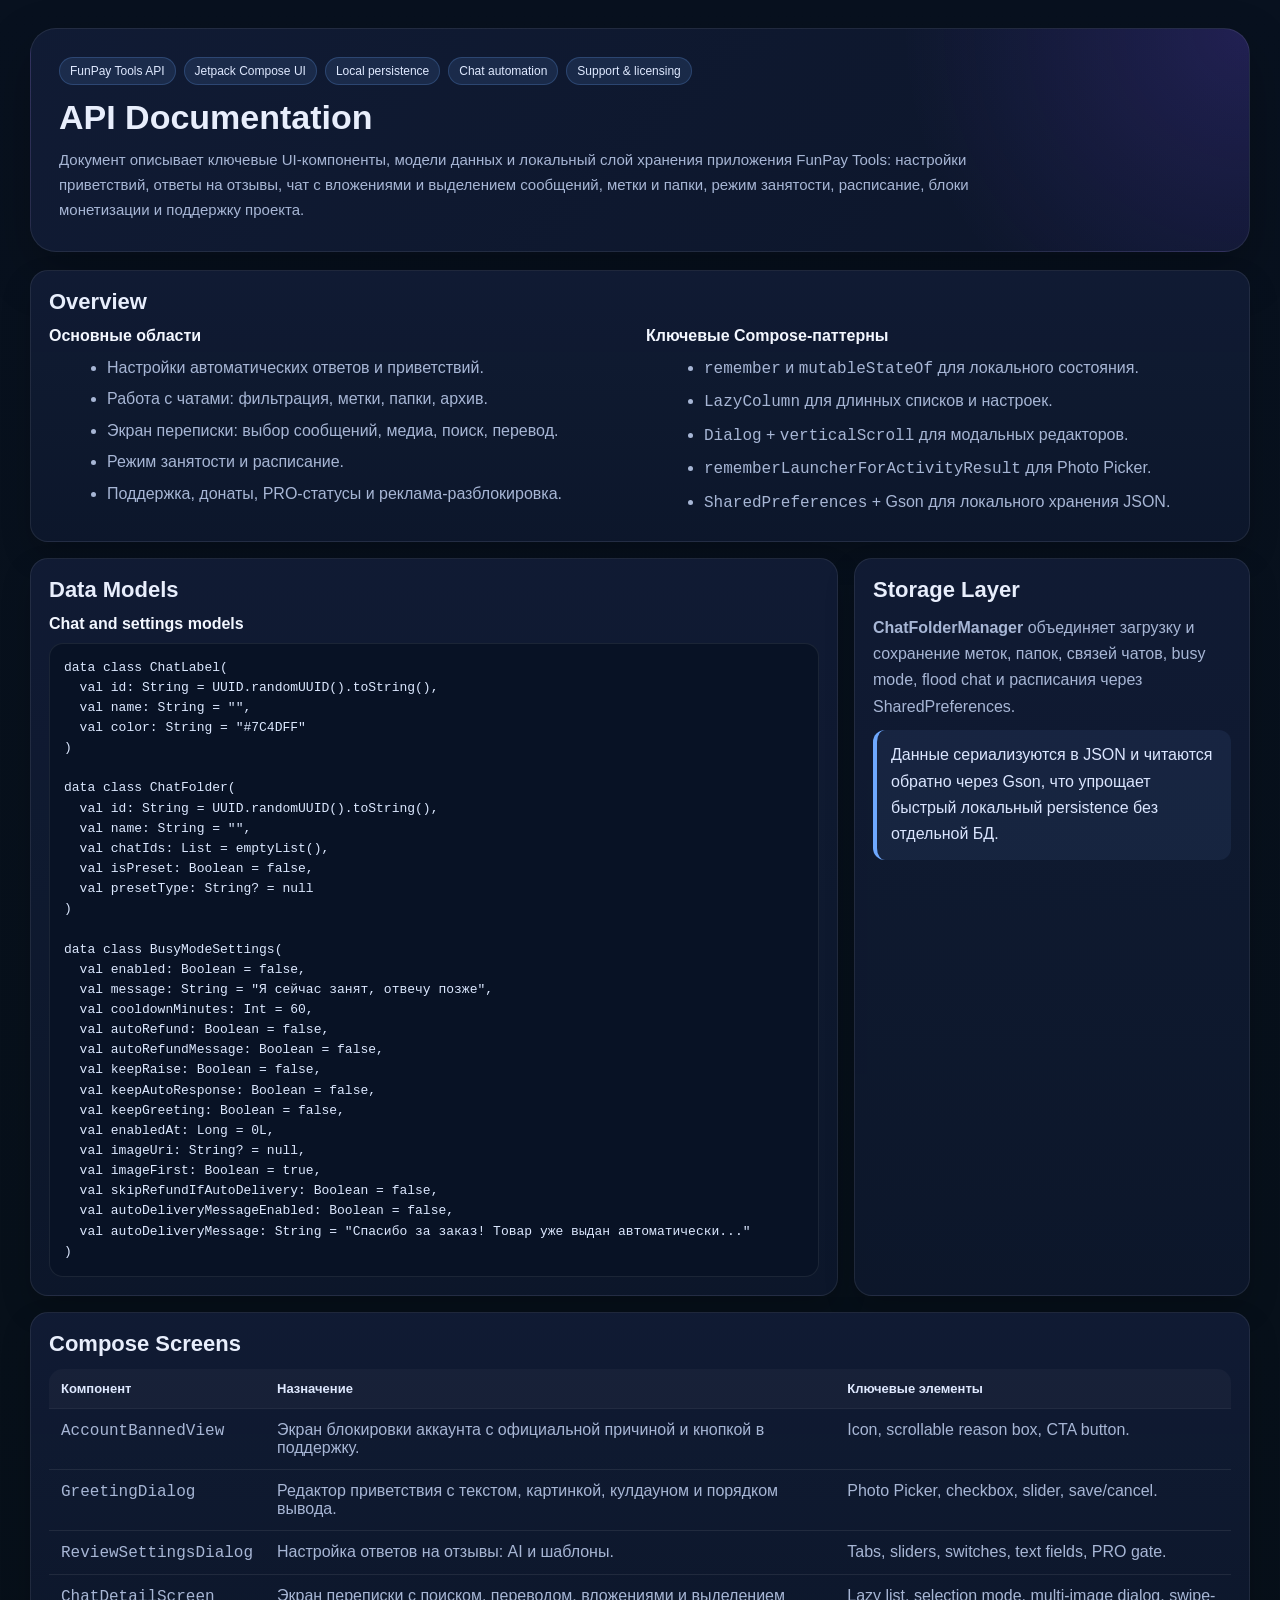
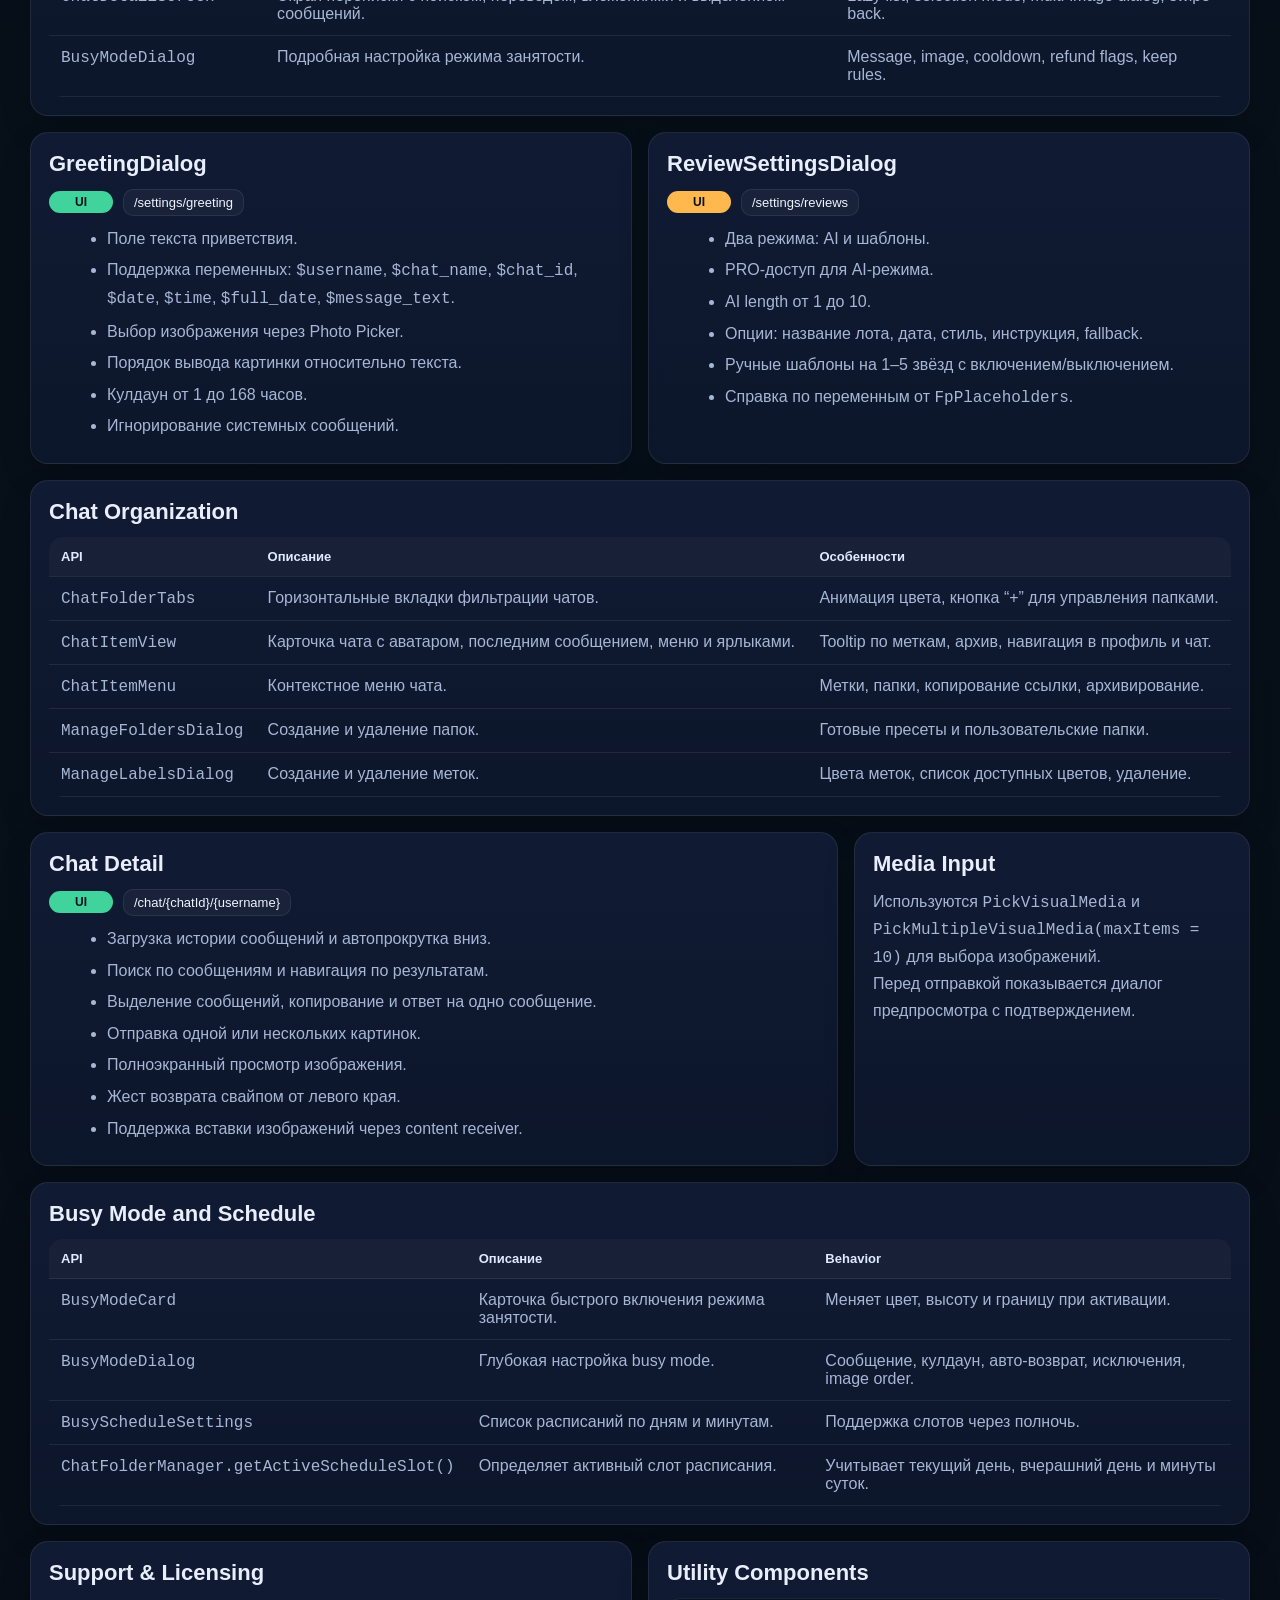
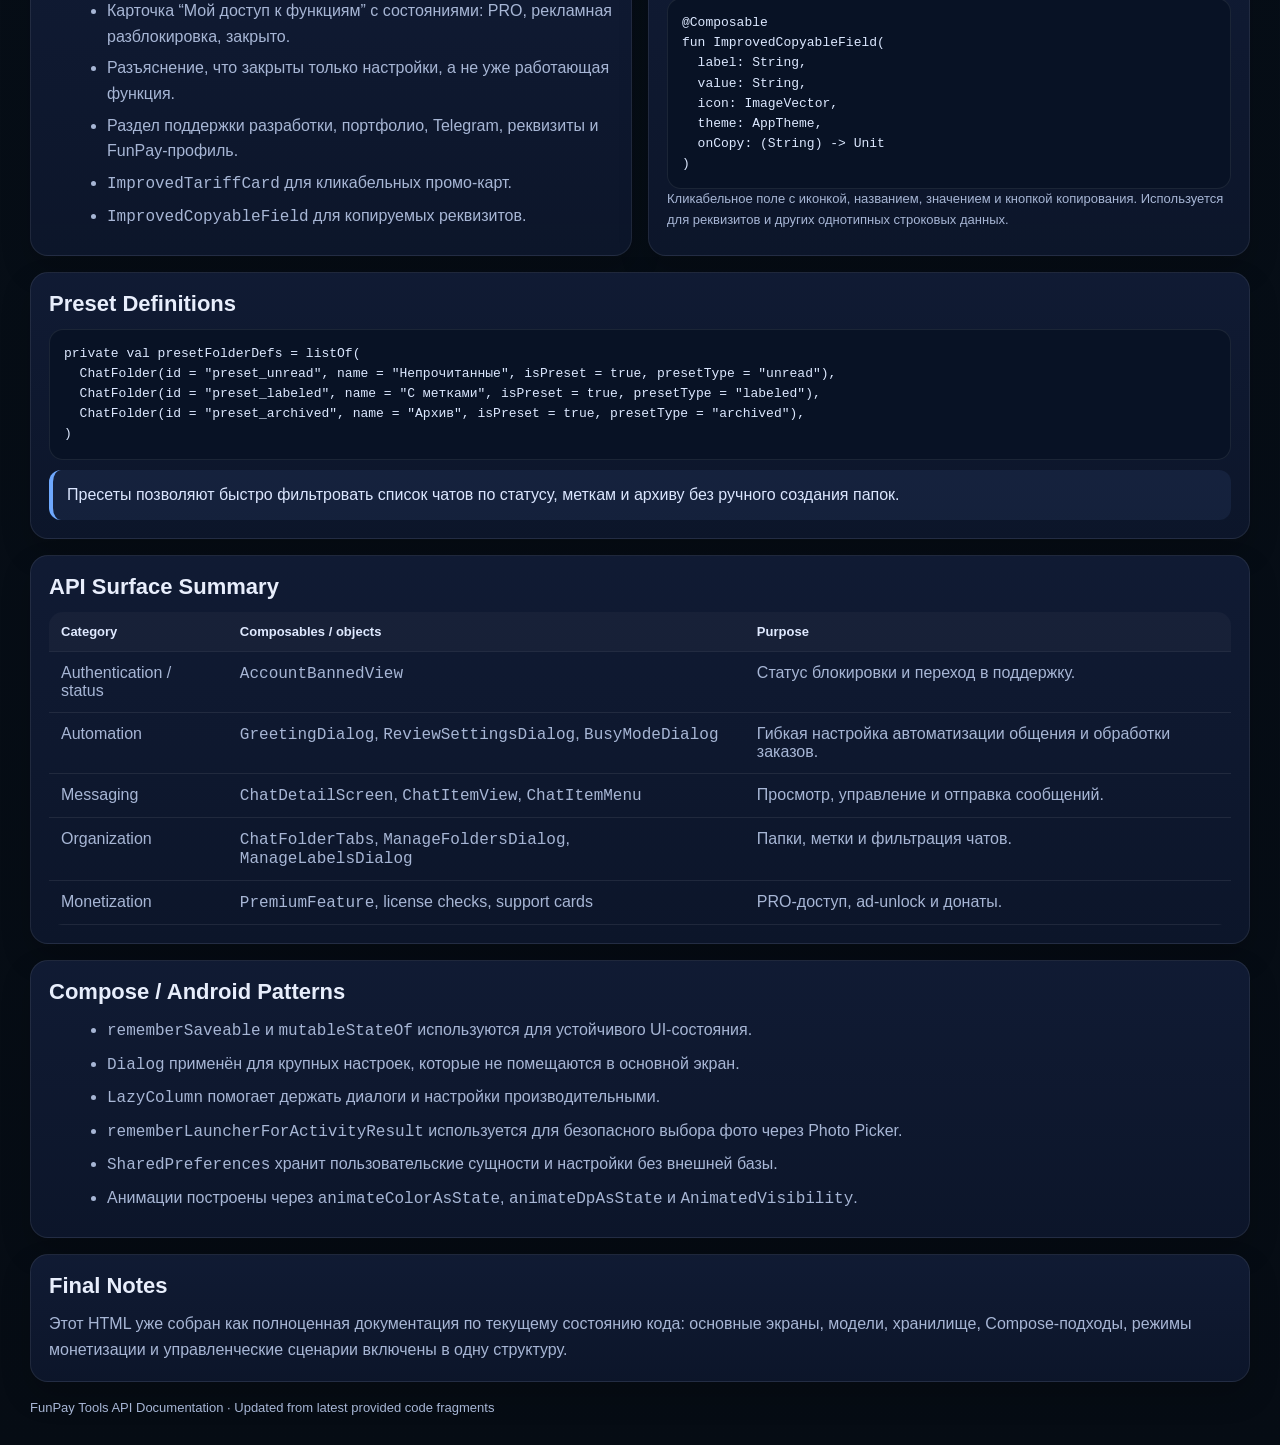
<file: index0.html>
<!doctype html>
<html lang="ru">
<head>
  <meta charset="utf-8" />
  <meta name="viewport" content="width=device-width, initial-scale=1" />
  <title>FunPay Tools — API Documentation</title>
  <link rel="stylesheet" href="style.css" />
</head>
<body>
  <div class="wrap">
    <section class="hero">
      <div class="tags">
        <span class="tag">FunPay Tools API</span>
        <span class="tag">Jetpack Compose UI</span>
        <span class="tag">Local persistence</span>
        <span class="tag">Chat automation</span>
        <span class="tag">Support & licensing</span>
      </div>
      <h1>API Documentation</h1>
      <p class="subtitle">
        Документ описывает ключевые UI-компоненты, модели данных и локальный слой хранения приложения FunPay Tools:
        настройки приветствий, ответы на отзывы, чат с вложениями и выделением сообщений, метки и папки, режим занятости,
        расписание, блоки монетизации и поддержку проекта.
      </p>
    </section>

    <div class="grid">
      <section class="card span-12">
        <h2>Overview</h2>
        <div class="cols">
          <div>
            <h3>Основные области</h3>
            <ul>
              <li>Настройки автоматических ответов и приветствий.</li>
              <li>Работа с чатами: фильтрация, метки, папки, архив.</li>
              <li>Экран переписки: выбор сообщений, медиа, поиск, перевод.</li>
              <li>Режим занятости и расписание.</li>
              <li>Поддержка, донаты, PRO-статусы и реклама-разблокировка.</li>
            </ul>
          </div>
          <div>
            <h3>Ключевые Compose-паттерны</h3>
            <ul>
              <li><code>remember</code> и <code>mutableStateOf</code> для локального состояния.</li>
              <li><code>LazyColumn</code> для длинных списков и настроек.</li>
              <li><code>Dialog</code> + <code>verticalScroll</code> для модальных редакторов.</li>
              <li><code>rememberLauncherForActivityResult</code> для Photo Picker.</li>
              <li><code>SharedPreferences</code> + Gson для локального хранения JSON.</li>
            </ul>
          </div>
        </div>
      </section>

      <section class="card span-8">
        <h2>Data Models</h2>
        <h3>Chat and settings models</h3>
        <pre>data class ChatLabel(
  val id: String = UUID.randomUUID().toString(),
  val name: String = "",
  val color: String = "#7C4DFF"
)

data class ChatFolder(
  val id: String = UUID.randomUUID().toString(),
  val name: String = "",
  val chatIds: List<String> = emptyList(),
  val isPreset: Boolean = false,
  val presetType: String? = null
)

data class BusyModeSettings(
  val enabled: Boolean = false,
  val message: String = "Я сейчас занят, отвечу позже",
  val cooldownMinutes: Int = 60,
  val autoRefund: Boolean = false,
  val autoRefundMessage: Boolean = false,
  val keepRaise: Boolean = false,
  val keepAutoResponse: Boolean = false,
  val keepGreeting: Boolean = false,
  val enabledAt: Long = 0L,
  val imageUri: String? = null,
  val imageFirst: Boolean = true,
  val skipRefundIfAutoDelivery: Boolean = false,
  val autoDeliveryMessageEnabled: Boolean = false,
  val autoDeliveryMessage: String = "Спасибо за заказ! Товар уже выдан автоматически..."
)</pre>
      </section>

      <section class="card span-4">
        <h2>Storage Layer</h2>
        <p><b>ChatFolderManager</b> объединяет загрузку и сохранение меток, папок, связей чатов, busy mode, flood chat и расписания через SharedPreferences.</p>
        <p class="note">Данные сериализуются в JSON и читаются обратно через Gson, что упрощает быстрый локальный persistence без отдельной БД.</p>
      </section>

      <section class="card span-12">
        <h2>Compose Screens</h2>
        <table>
          <thead>
            <tr>
              <th>Компонент</th>
              <th>Назначение</th>
              <th>Ключевые элементы</th>
            </tr>
          </thead>
          <tbody>
            <tr>
              <td><code>AccountBannedView</code></td>
              <td>Экран блокировки аккаунта с официальной причиной и кнопкой в поддержку.</td>
              <td>Icon, scrollable reason box, CTA button.</td>
            </tr>
            <tr>
              <td><code>GreetingDialog</code></td>
              <td>Редактор приветствия с текстом, картинкой, кулдауном и порядком вывода.</td>
              <td>Photo Picker, checkbox, slider, save/cancel.</td>
            </tr>
            <tr>
              <td><code>ReviewSettingsDialog</code></td>
              <td>Настройка ответов на отзывы: AI и шаблоны.</td>
              <td>Tabs, sliders, switches, text fields, PRO gate.</td>
            </tr>
            <tr>
              <td><code>ChatDetailScreen</code></td>
              <td>Экран переписки с поиском, переводом, вложениями и выделением сообщений.</td>
              <td>Lazy list, selection mode, multi-image dialog, swipe-back.</td>
            </tr>
            <tr>
              <td><code>BusyModeDialog</code></td>
              <td>Подробная настройка режима занятости.</td>
              <td>Message, image, cooldown, refund flags, keep rules.</td>
            </tr>
          </tbody>
        </table>
      </section>

      <section class="card span-6">
        <h2>GreetingDialog</h2>
        <div class="endpoint"><span class="method">UI</span><span class="path">/settings/greeting</span></div>
        <ul>
          <li>Поле текста приветствия.</li>
          <li>Поддержка переменных: <code>$username</code>, <code>$chat_name</code>, <code>$chat_id</code>, <code>$date</code>, <code>$time</code>, <code>$full_date</code>, <code>$message_text</code>.</li>
          <li>Выбор изображения через Photo Picker.</li>
          <li>Порядок вывода картинки относительно текста.</li>
          <li>Кулдаун от 1 до 168 часов.</li>
          <li>Игнорирование системных сообщений.</li>
        </ul>
      </section>

      <section class="card span-6">
        <h2>ReviewSettingsDialog</h2>
        <div class="endpoint"><span class="method post">UI</span><span class="path">/settings/reviews</span></div>
        <ul>
          <li>Два режима: AI и шаблоны.</li>
          <li>PRO-доступ для AI-режима.</li>
          <li>AI length от 1 до 10.</li>
          <li>Опции: название лота, дата, стиль, инструкция, fallback.</li>
          <li>Ручные шаблоны на 1–5 звёзд с включением/выключением.</li>
          <li>Справка по переменным от <code>FpPlaceholders</code>.</li>
        </ul>
      </section>

      <section class="card span-12">
        <h2>Chat Organization</h2>
        <table>
          <thead>
            <tr>
              <th>API</th>
              <th>Описание</th>
              <th>Особенности</th>
            </tr>
          </thead>
          <tbody>
            <tr>
              <td><code>ChatFolderTabs</code></td>
              <td>Горизонтальные вкладки фильтрации чатов.</td>
              <td>Анимация цвета, кнопка “+” для управления папками.</td>
            </tr>
            <tr>
              <td><code>ChatItemView</code></td>
              <td>Карточка чата с аватаром, последним сообщением, меню и ярлыками.</td>
              <td>Tooltip по меткам, архив, навигация в профиль и чат.</td>
            </tr>
            <tr>
              <td><code>ChatItemMenu</code></td>
              <td>Контекстное меню чата.</td>
              <td>Метки, папки, копирование ссылки, архивирование.</td>
            </tr>
            <tr>
              <td><code>ManageFoldersDialog</code></td>
              <td>Создание и удаление папок.</td>
              <td>Готовые пресеты и пользовательские папки.</td>
            </tr>
            <tr>
              <td><code>ManageLabelsDialog</code></td>
              <td>Создание и удаление меток.</td>
              <td>Цвета меток, список доступных цветов, удаление.</td>
            </tr>
          </tbody>
        </table>
      </section>

      <section class="card span-8">
        <h2>Chat Detail</h2>
        <div class="endpoint"><span class="method">UI</span><span class="path">/chat/{chatId}/{username}</span></div>
        <ul>
          <li>Загрузка истории сообщений и автопрокрутка вниз.</li>
          <li>Поиск по сообщениям и навигация по результатам.</li>
          <li>Выделение сообщений, копирование и ответ на одно сообщение.</li>
          <li>Отправка одной или нескольких картинок.</li>
          <li>Полноэкранный просмотр изображения.</li>
          <li>Жест возврата свайпом от левого края.</li>
          <li>Поддержка вставки изображений через content receiver.</li>
        </ul>
      </section>

      <section class="card span-4">
        <h2>Media Input</h2>
        <p>Используются <code>PickVisualMedia</code> и <code>PickMultipleVisualMedia(maxItems = 10)</code> для выбора изображений.</p>
        <p>Перед отправкой показывается диалог предпросмотра с подтверждением.</p>
      </section>

      <section class="card span-12">
        <h2>Busy Mode and Schedule</h2>
        <table>
          <thead>
            <tr>
              <th>API</th>
              <th>Описание</th>
              <th>Behavior</th>
            </tr>
          </thead>
          <tbody>
            <tr>
              <td><code>BusyModeCard</code></td>
              <td>Карточка быстрого включения режима занятости.</td>
              <td>Меняет цвет, высоту и границу при активации.</td>
            </tr>
            <tr>
              <td><code>BusyModeDialog</code></td>
              <td>Глубокая настройка busy mode.</td>
              <td>Сообщение, кулдаун, авто-возврат, исключения, image order.</td>
            </tr>
            <tr>
              <td><code>BusyScheduleSettings</code></td>
              <td>Список расписаний по дням и минутам.</td>
              <td>Поддержка слотов через полночь.</td>
            </tr>
            <tr>
              <td><code>ChatFolderManager.getActiveScheduleSlot()</code></td>
              <td>Определяет активный слот расписания.</td>
              <td>Учитывает текущий день, вчерашний день и минуты суток.</td>
            </tr>
          </tbody>
        </table>
      </section>

      <section class="card span-6">
        <h2>Support & Licensing</h2>
        <ul>
          <li>Карточка “Мой доступ к функциям” с состояниями: PRO, рекламная разблокировка, закрыто.</li>
          <li>Разъяснение, что закрыты только настройки, а не уже работающая функция.</li>
          <li>Раздел поддержки разработки, портфолио, Telegram, реквизиты и FunPay-профиль.</li>
          <li><code>ImprovedTariffCard</code> для кликабельных промо-карт.</li>
          <li><code>ImprovedCopyableField</code> для копируемых реквизитов.</li>
        </ul>
      </section>

      <section class="card span-6">
        <h2>Utility Components</h2>
        <pre>@Composable
fun ImprovedCopyableField(
  label: String,
  value: String,
  icon: ImageVector,
  theme: AppTheme,
  onCopy: (String) -> Unit
)</pre>
        <p class="small">Кликабельное поле с иконкой, названием, значением и кнопкой копирования. Используется для реквизитов и других однотипных строковых данных.</p>
      </section>

      <section class="card span-12">
        <h2>Preset Definitions</h2>
        <pre>private val presetFolderDefs = listOf(
  ChatFolder(id = "preset_unread", name = "Непрочитанные", isPreset = true, presetType = "unread"),
  ChatFolder(id = "preset_labeled", name = "С метками", isPreset = true, presetType = "labeled"),
  ChatFolder(id = "preset_archived", name = "Архив", isPreset = true, presetType = "archived"),
)</pre>
        <p class="note">Пресеты позволяют быстро фильтровать список чатов по статусу, меткам и архиву без ручного создания папок.</p>
      </section>

      <section class="card span-12">
        <h2>API Surface Summary</h2>
        <table>
          <thead>
            <tr>
              <th>Category</th>
              <th>Composables / objects</th>
              <th>Purpose</th>
            </tr>
          </thead>
          <tbody>
            <tr>
              <td>Authentication / status</td>
              <td><code>AccountBannedView</code></td>
              <td>Статус блокировки и переход в поддержку.</td>
            </tr>
            <tr>
              <td>Automation</td>
              <td><code>GreetingDialog</code>, <code>ReviewSettingsDialog</code>, <code>BusyModeDialog</code></td>
              <td>Гибкая настройка автоматизации общения и обработки заказов.</td>
            </tr>
            <tr>
              <td>Messaging</td>
              <td><code>ChatDetailScreen</code>, <code>ChatItemView</code>, <code>ChatItemMenu</code></td>
              <td>Просмотр, управление и отправка сообщений.</td>
            </tr>
            <tr>
              <td>Organization</td>
              <td><code>ChatFolderTabs</code>, <code>ManageFoldersDialog</code>, <code>ManageLabelsDialog</code></td>
              <td>Папки, метки и фильтрация чатов.</td>
            </tr>
            <tr>
              <td>Monetization</td>
              <td><code>PremiumFeature</code>, license checks, support cards</td>
              <td>PRO-доступ, ad-unlock и донаты.</td>
            </tr>
          </tbody>
        </table>
      </section>

      <section class="card span-12">
        <h2>Compose / Android Patterns</h2>
        <ul>
          <li><code>rememberSaveable</code> и <code>mutableStateOf</code> используются для устойчивого UI-состояния.</li>
          <li><code>Dialog</code> применён для крупных настроек, которые не помещаются в основной экран.</li>
          <li><code>LazyColumn</code> помогает держать диалоги и настройки производительными.</li>
          <li><code>rememberLauncherForActivityResult</code> используется для безопасного выбора фото через Photo Picker.</li>
          <li><code>SharedPreferences</code> хранит пользовательские сущности и настройки без внешней базы.</li>
          <li>Анимации построены через <code>animateColorAsState</code>, <code>animateDpAsState</code> и <code>AnimatedVisibility</code>.</li>
        </ul>
      </section>

      <section class="card span-12">
        <h2>Final Notes</h2>
        <p>
          Этот HTML уже собран как полноценная документация по текущему состоянию кода: основные экраны, модели, хранилище,
          Compose-подходы, режимы монетизации и управленческие сценарии включены в одну структуру.
        </p>
      </section>
    </div>

    <div class="footer">
      FunPay Tools API Documentation · Updated from latest provided code fragments
    </div>
  </div>
</body>
</html>
</file>
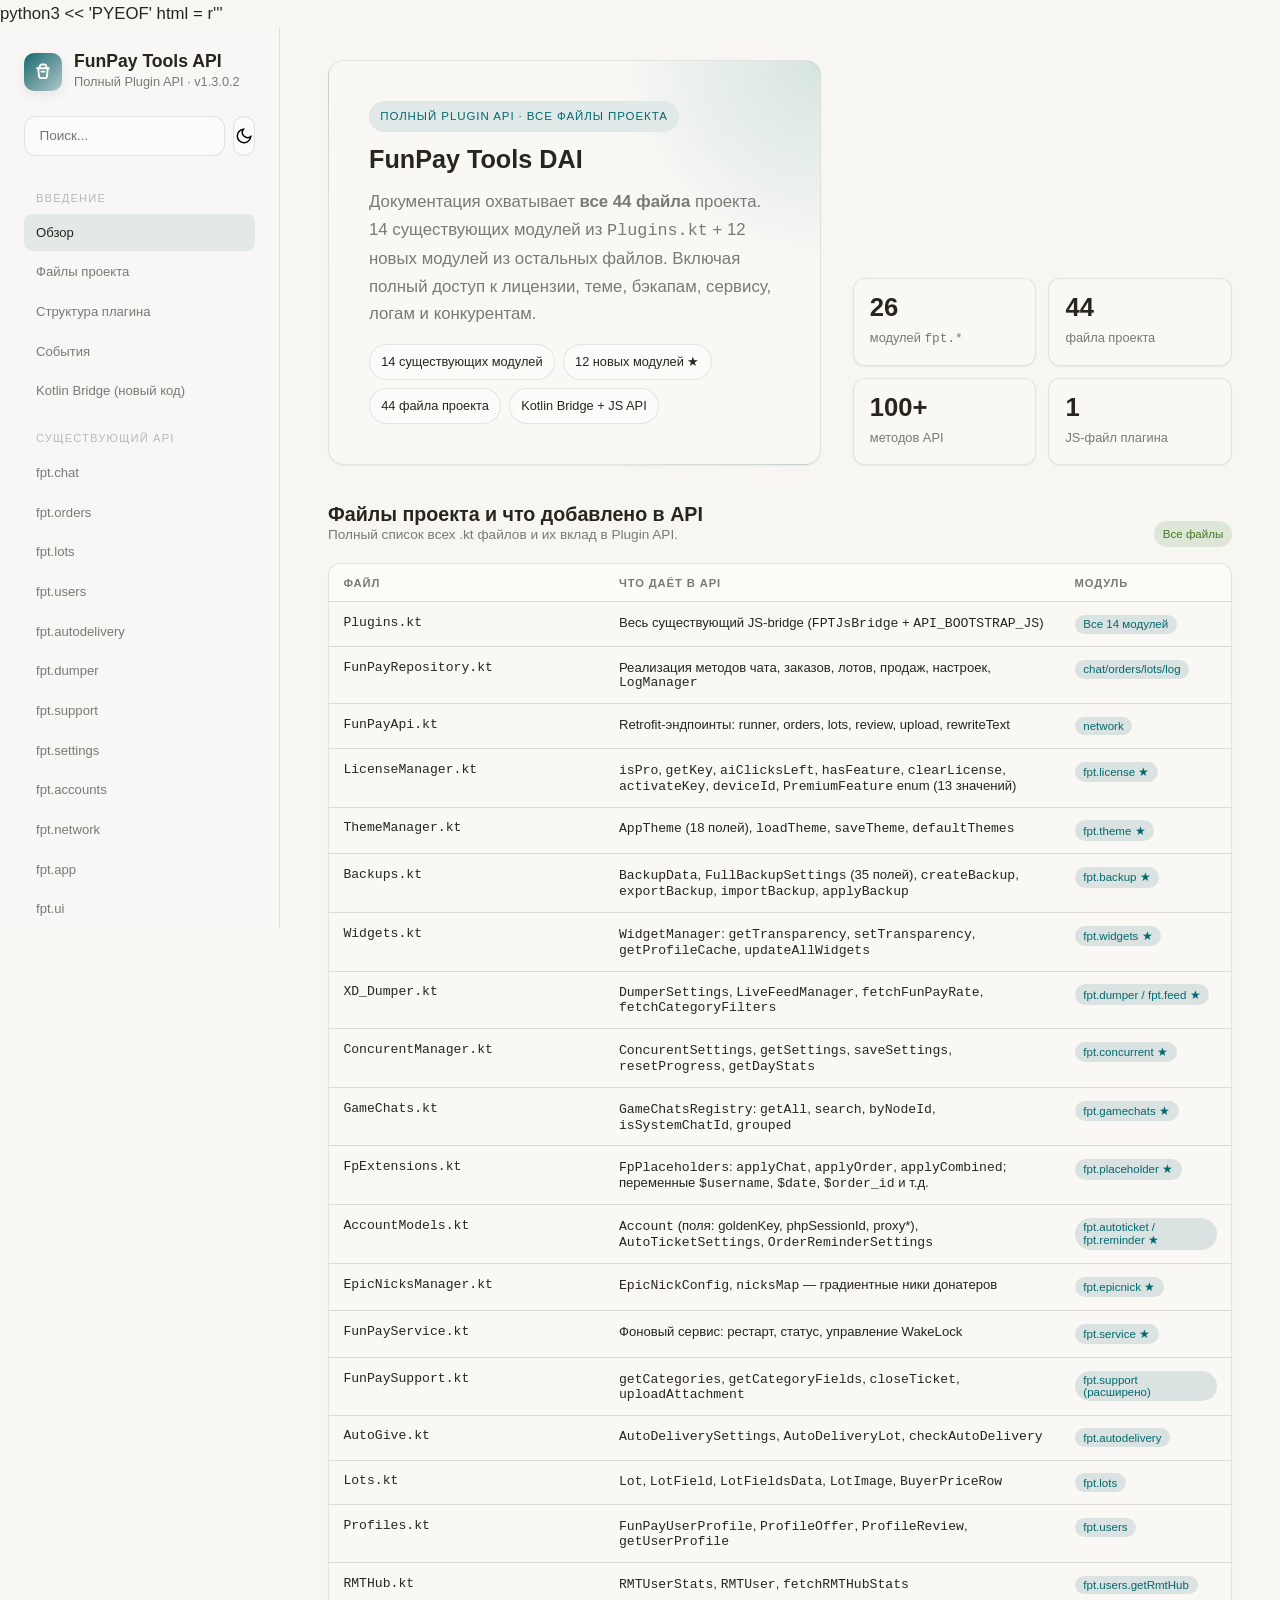
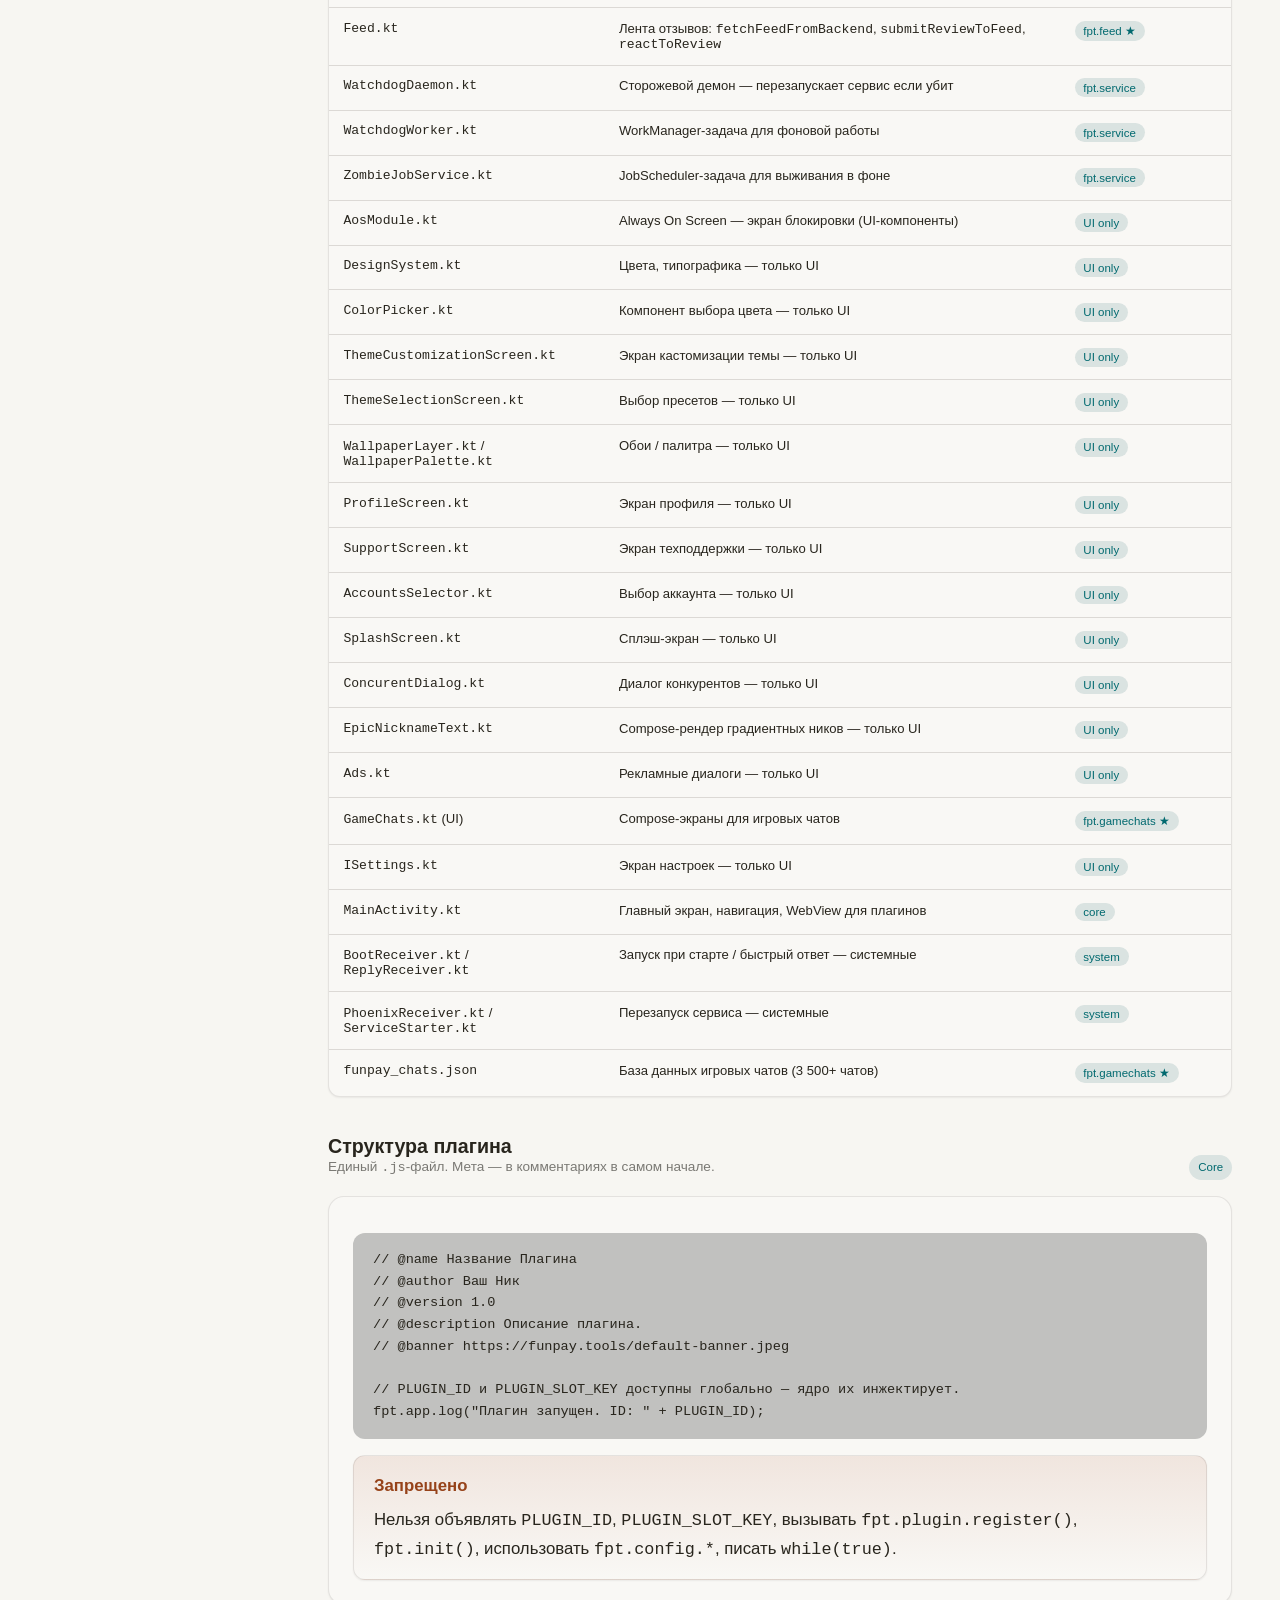
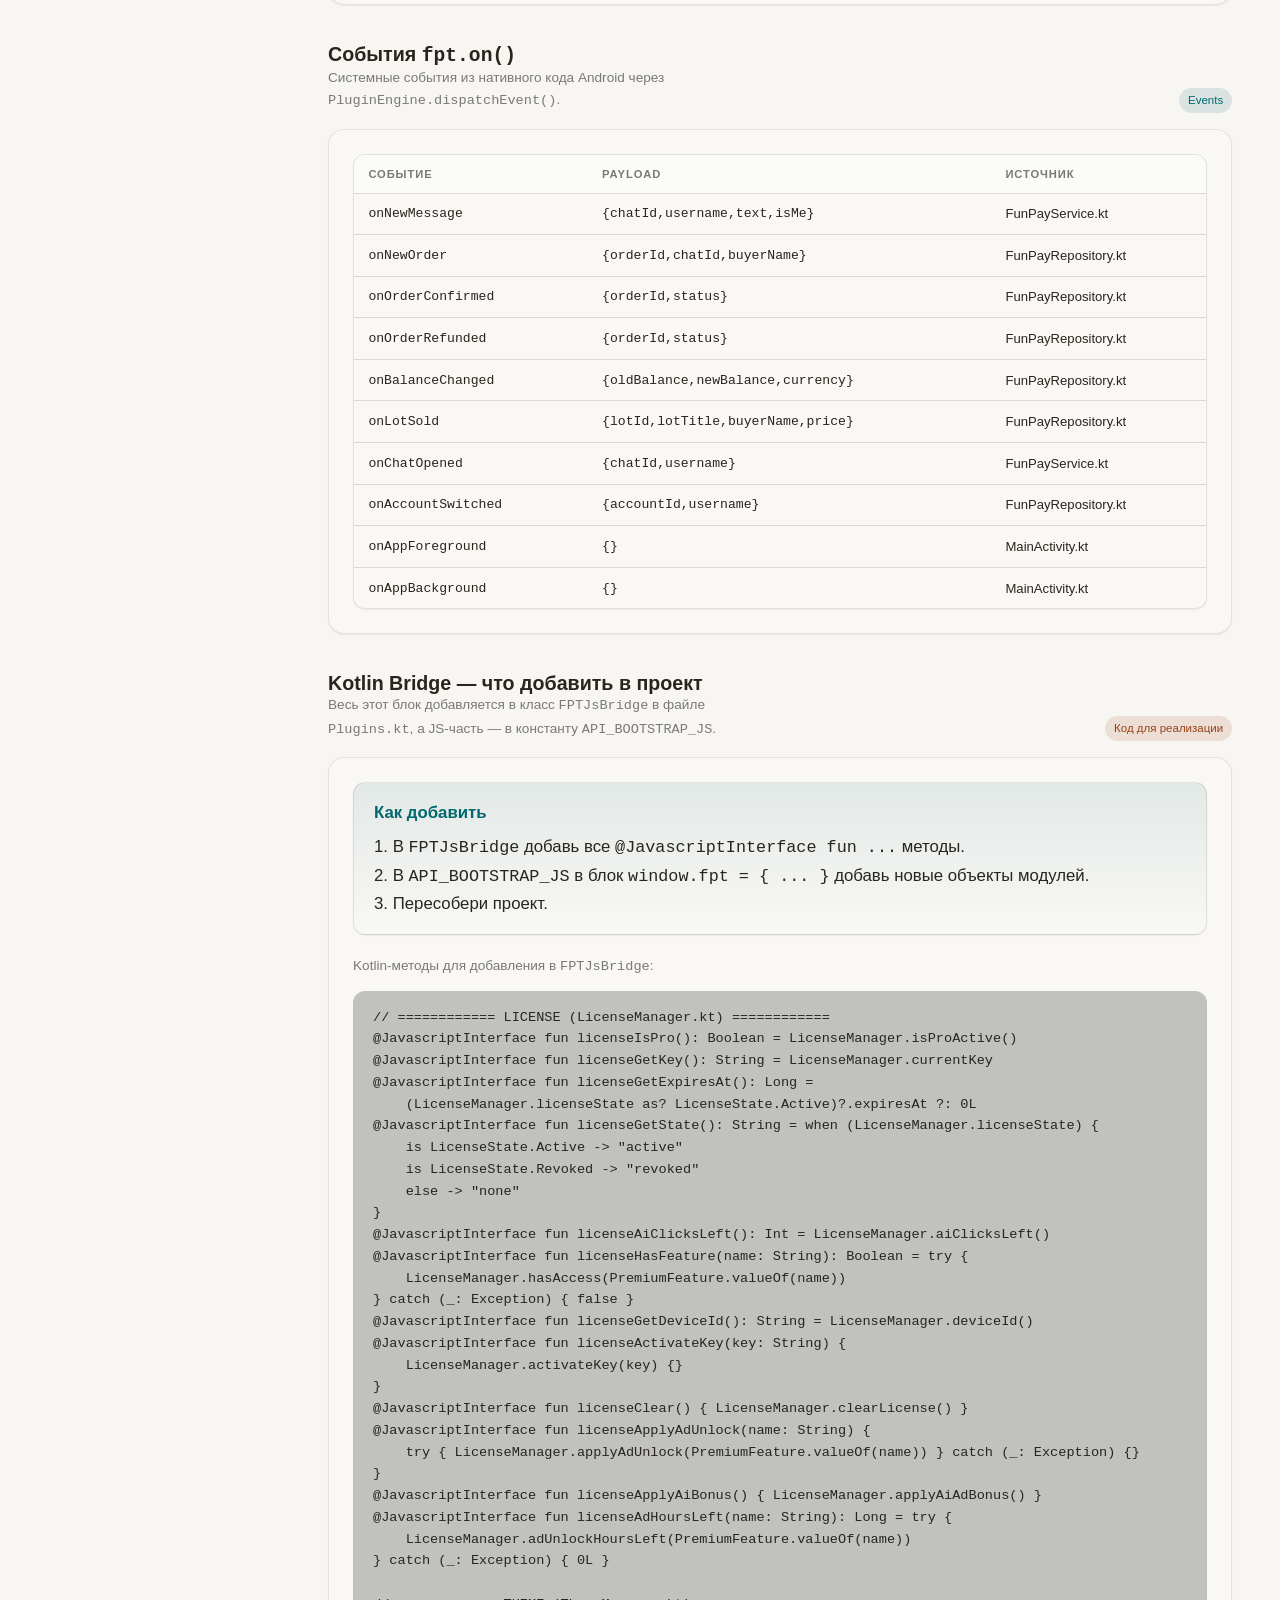
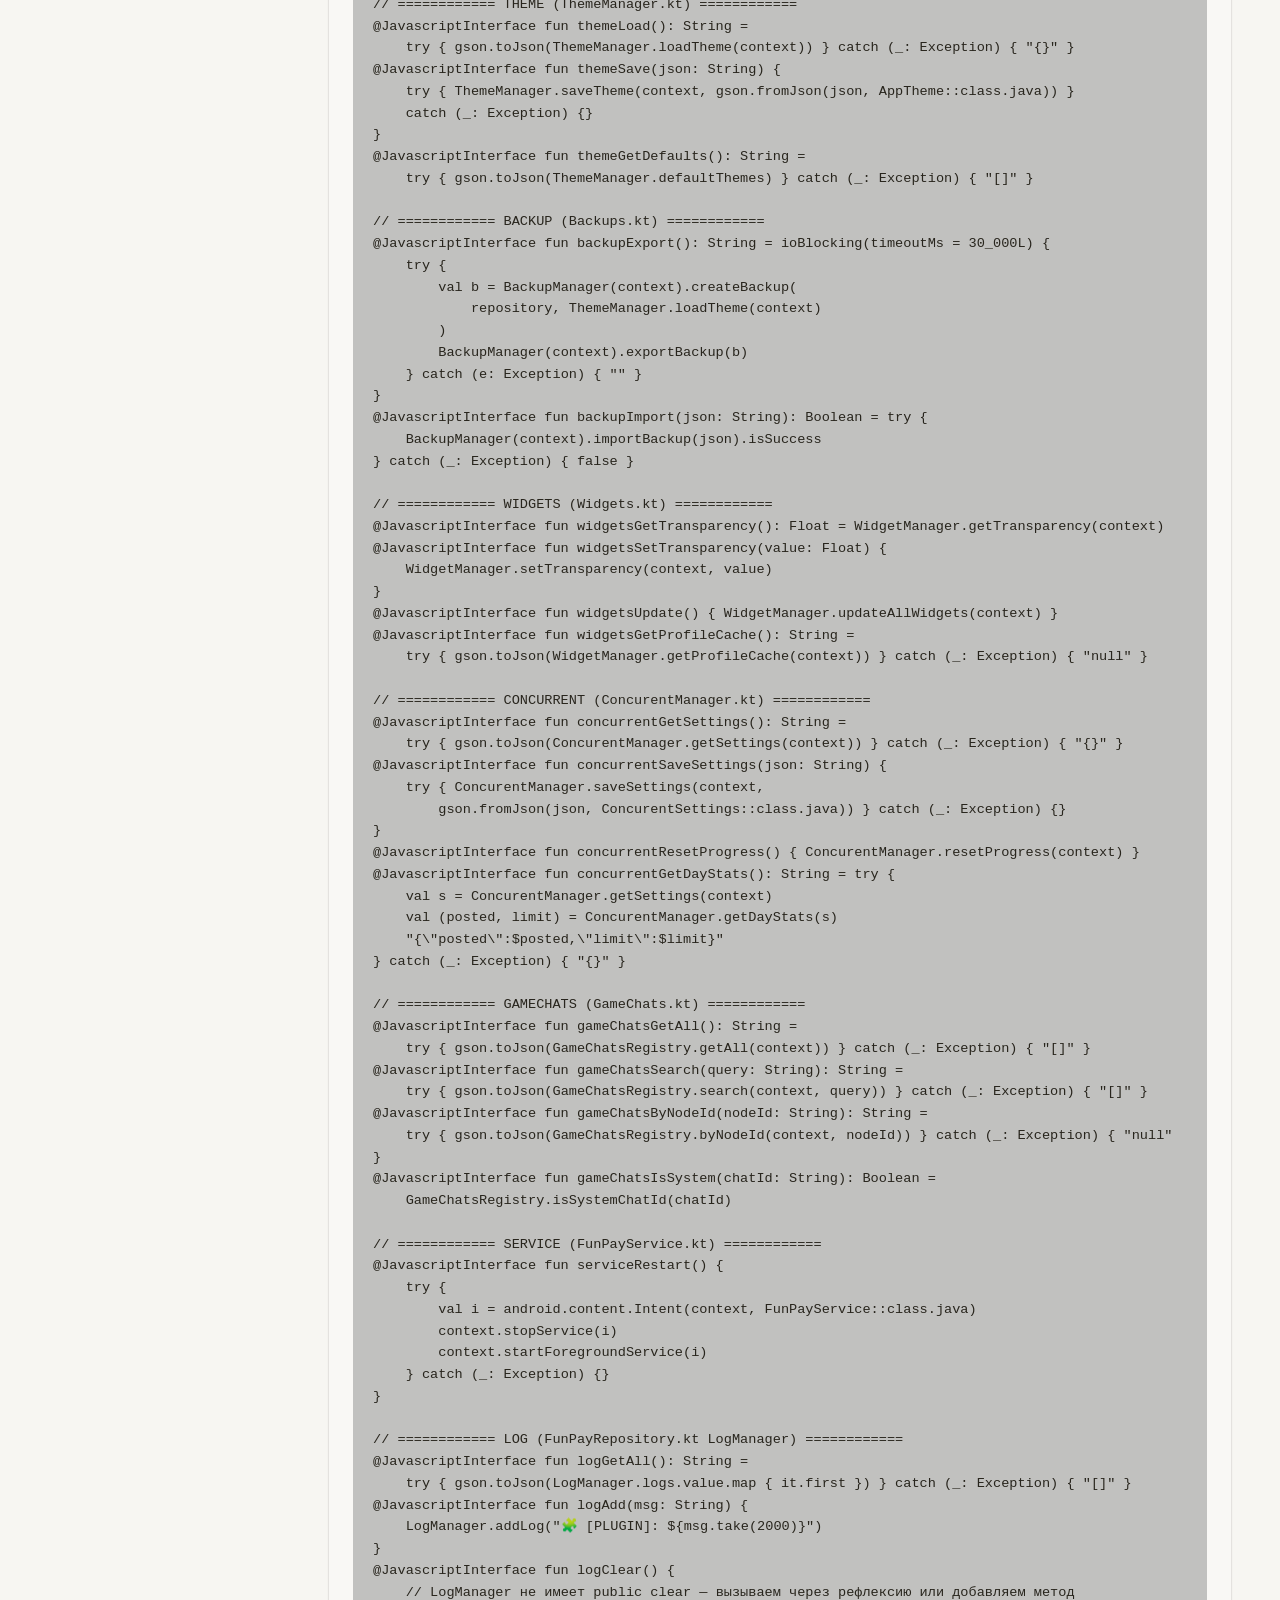
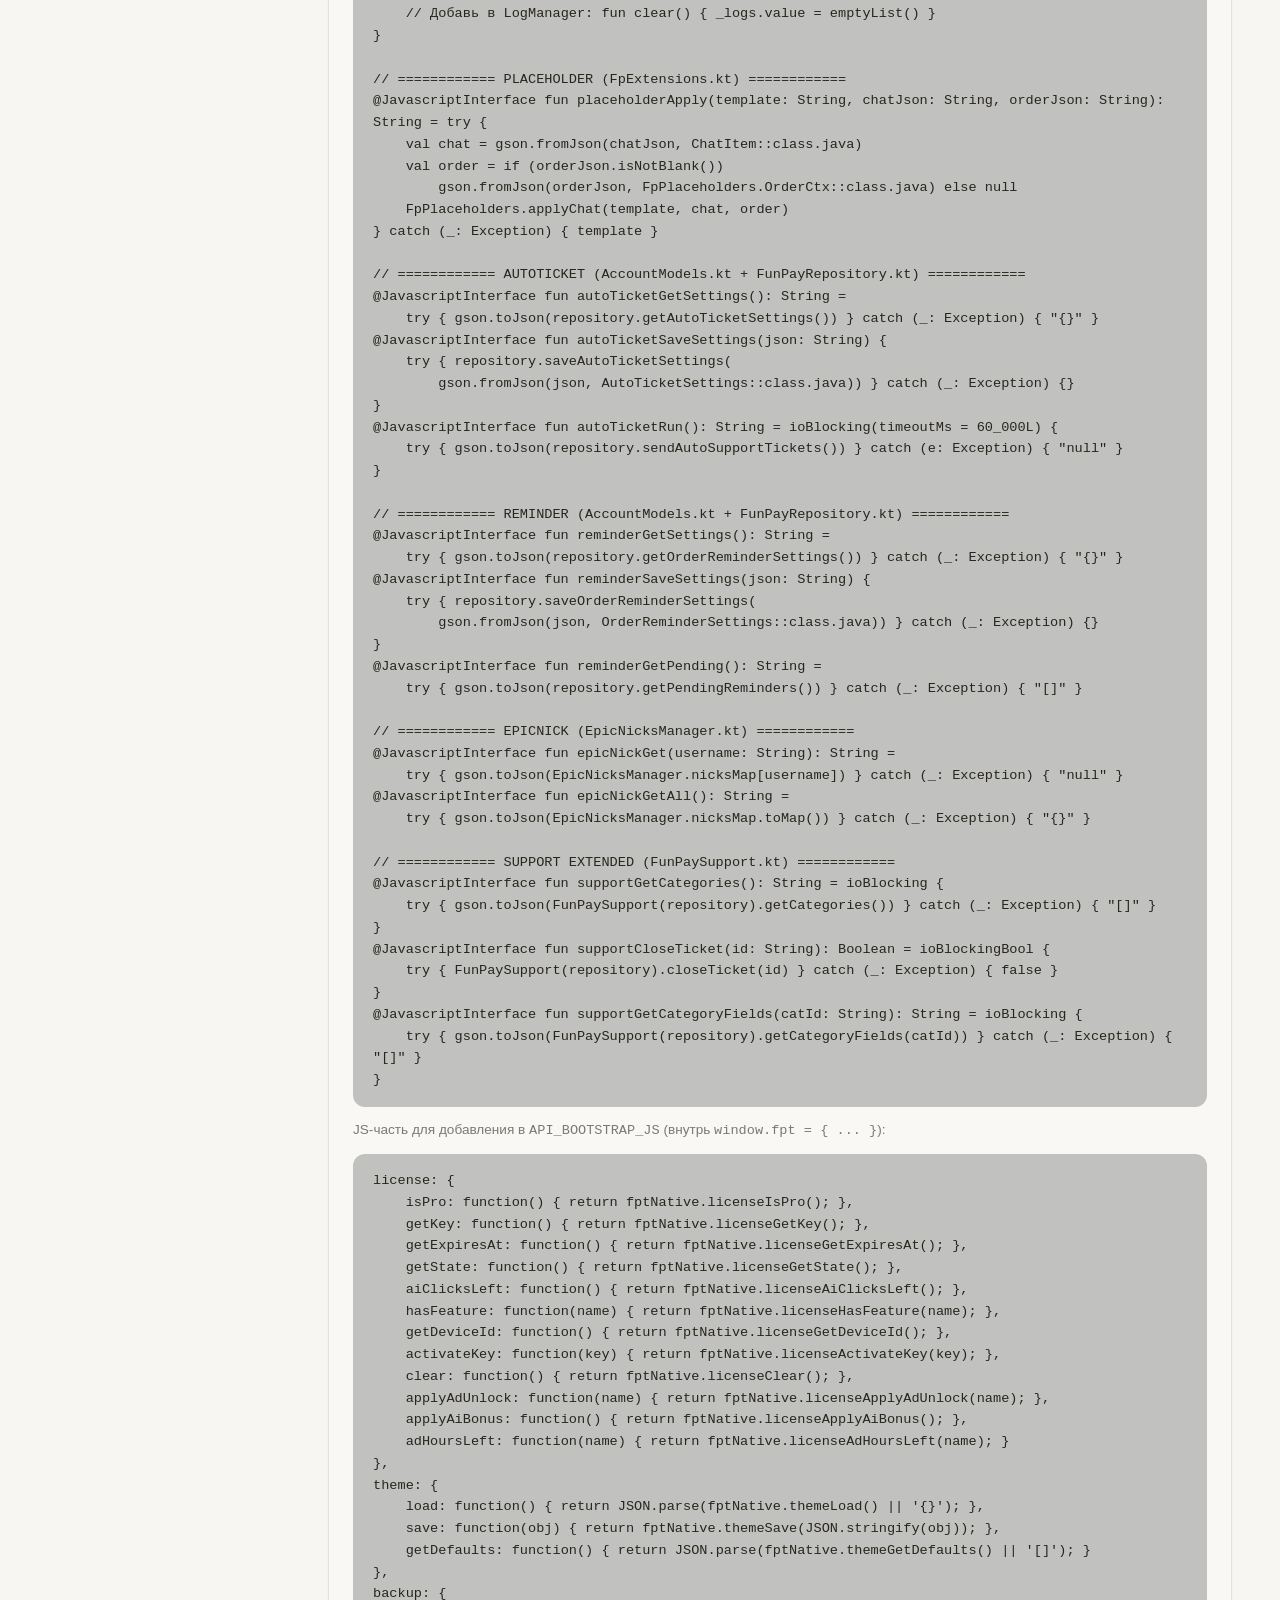
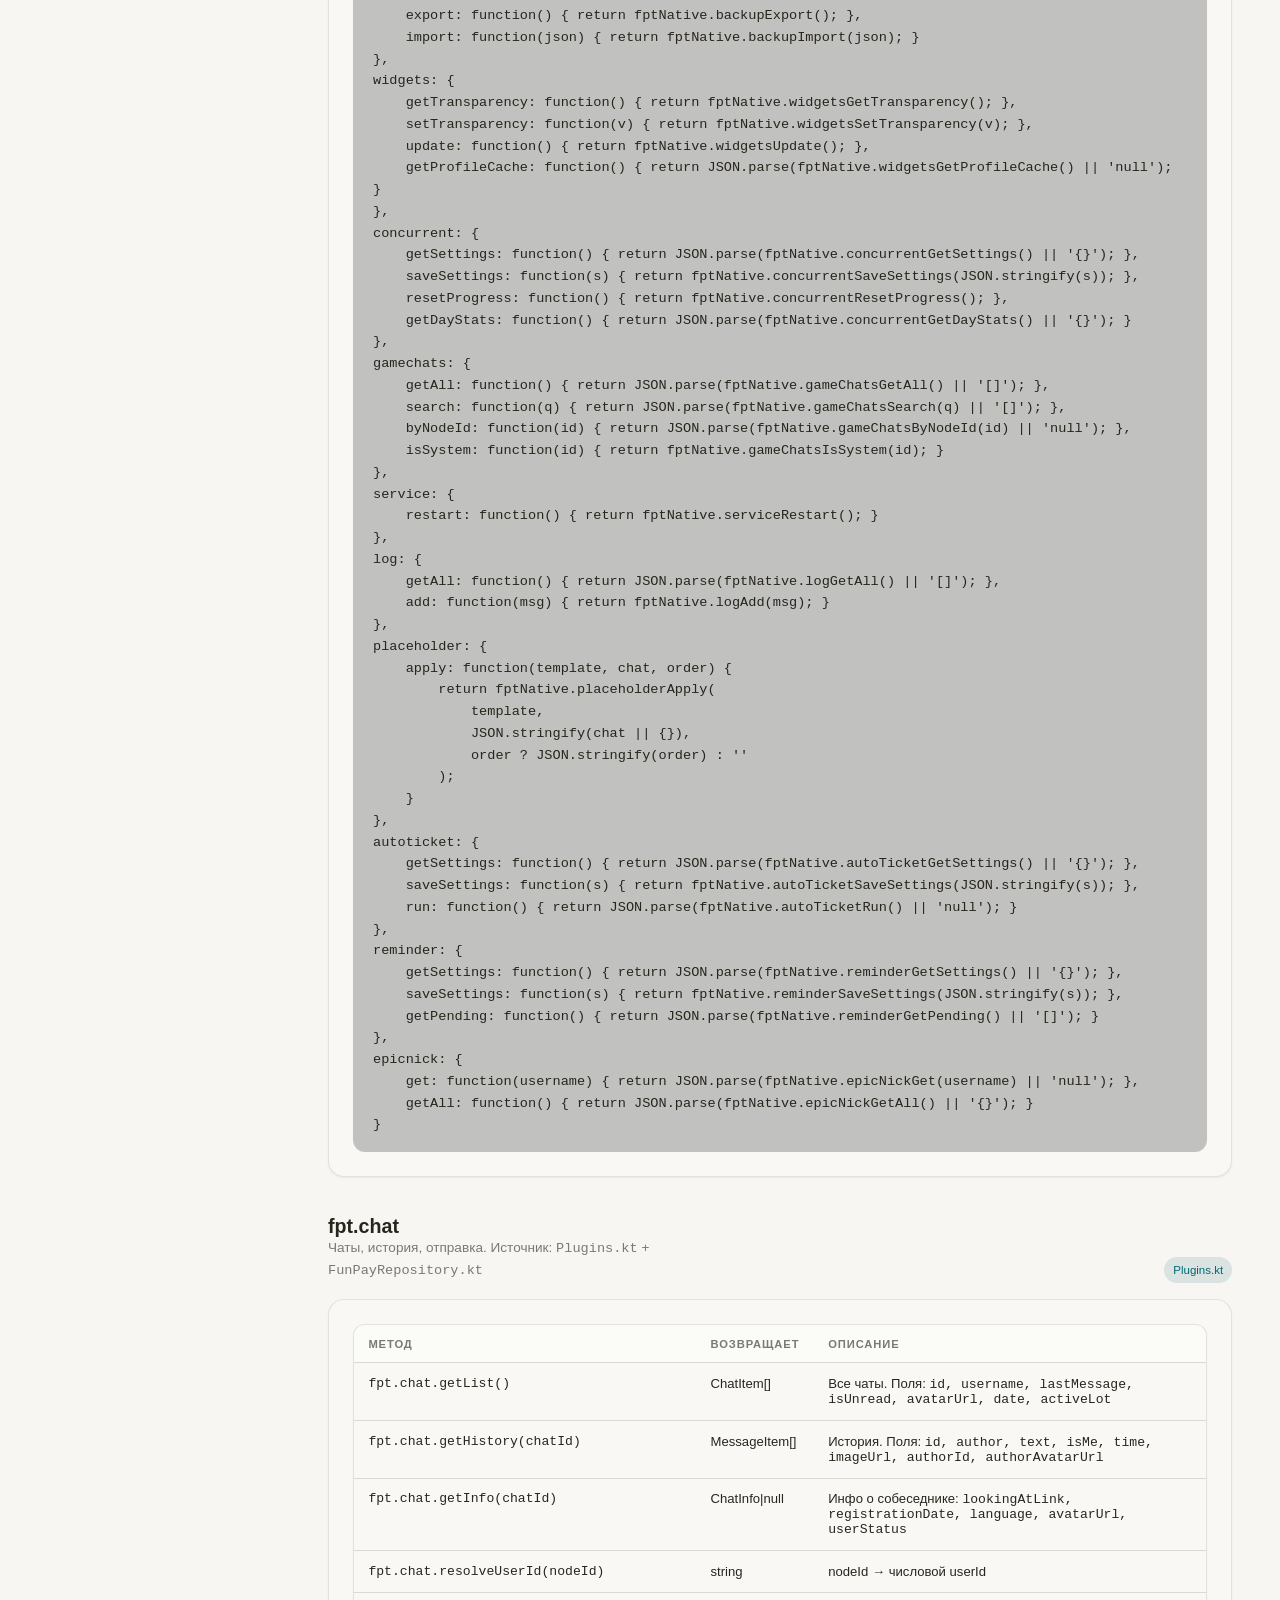
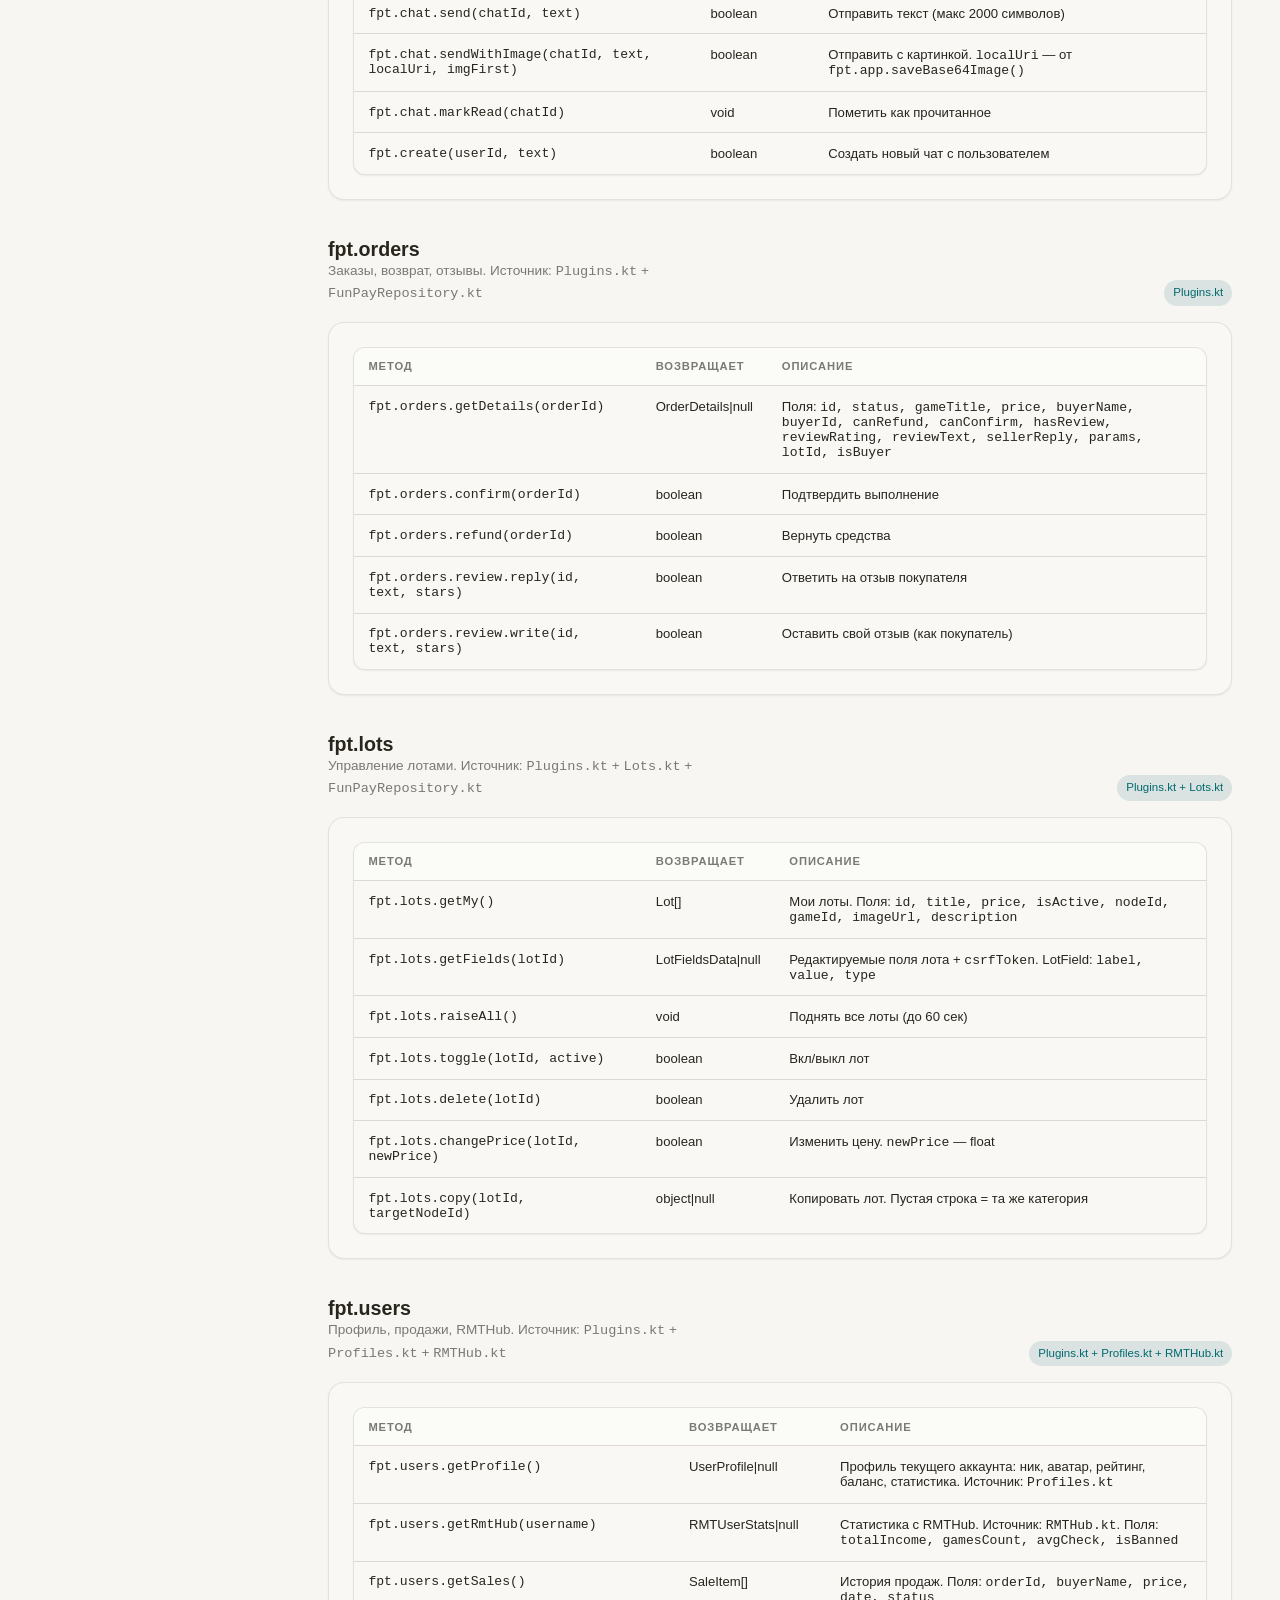
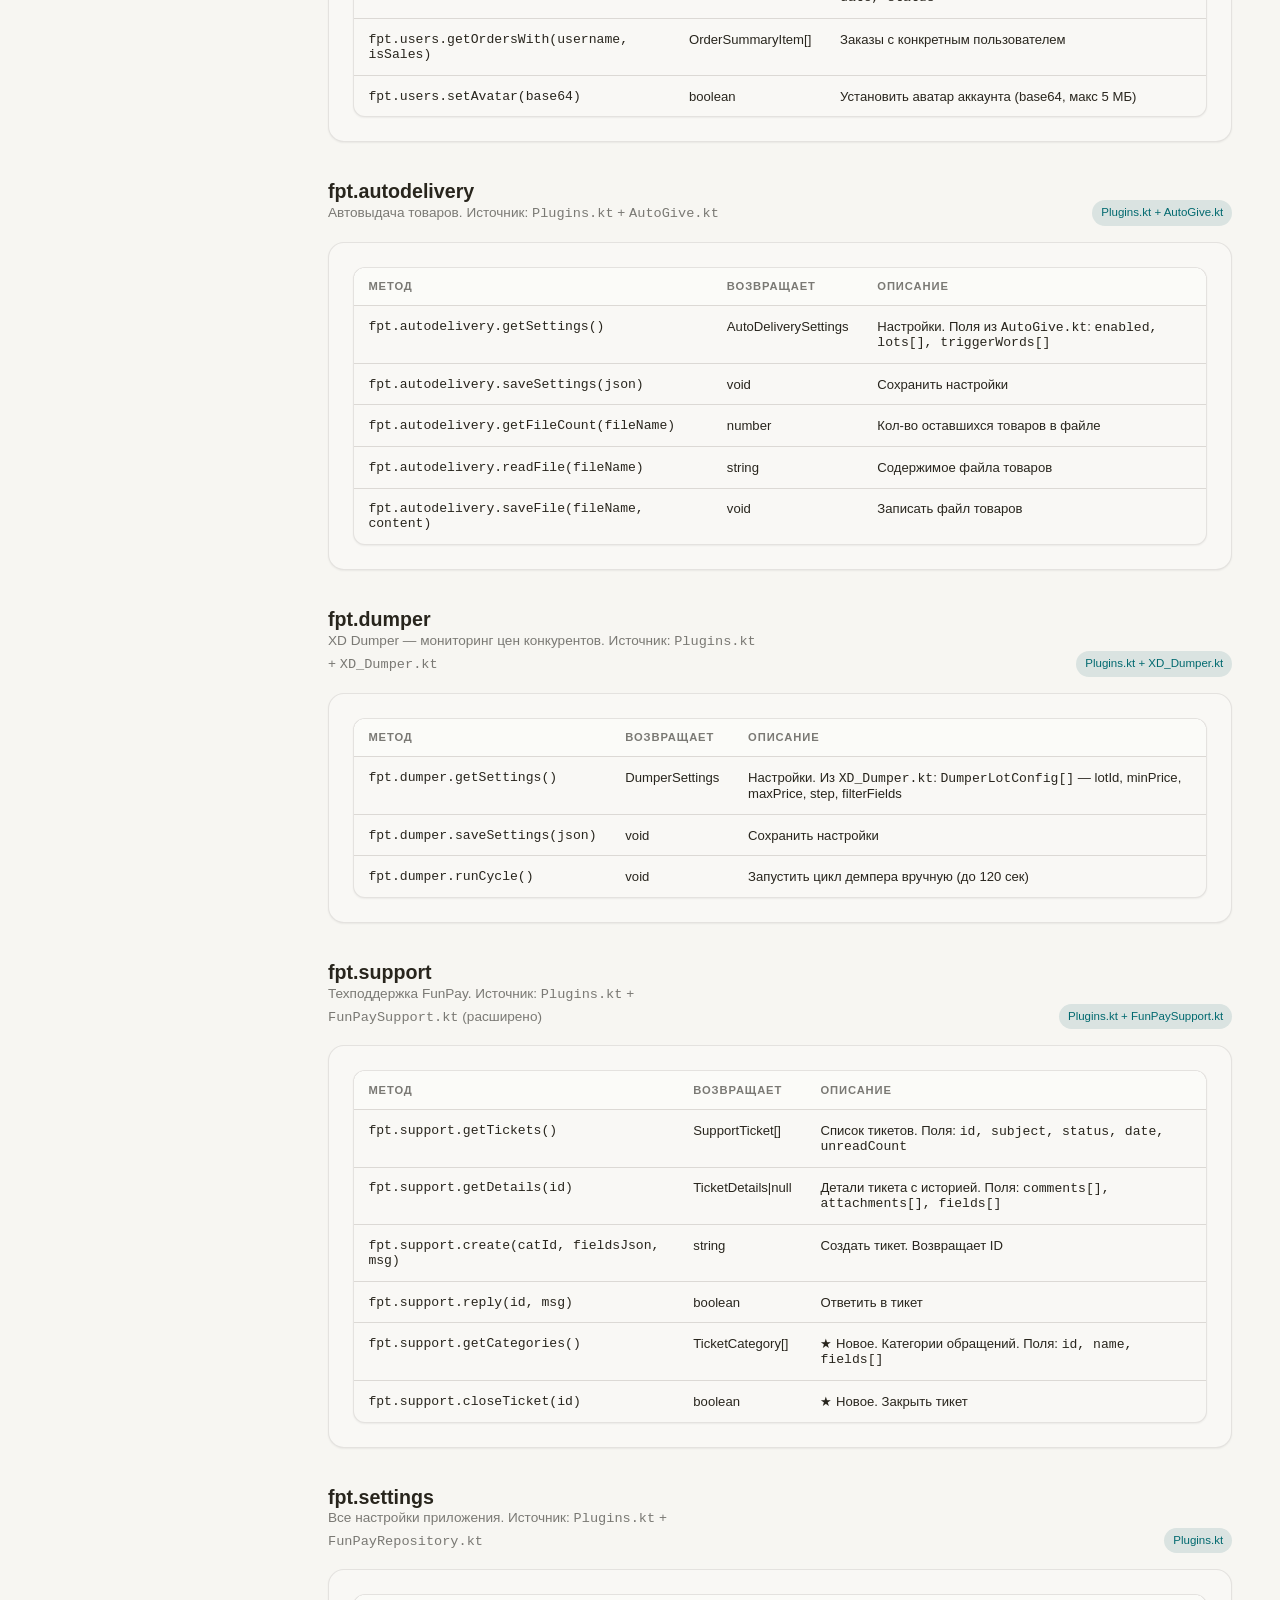
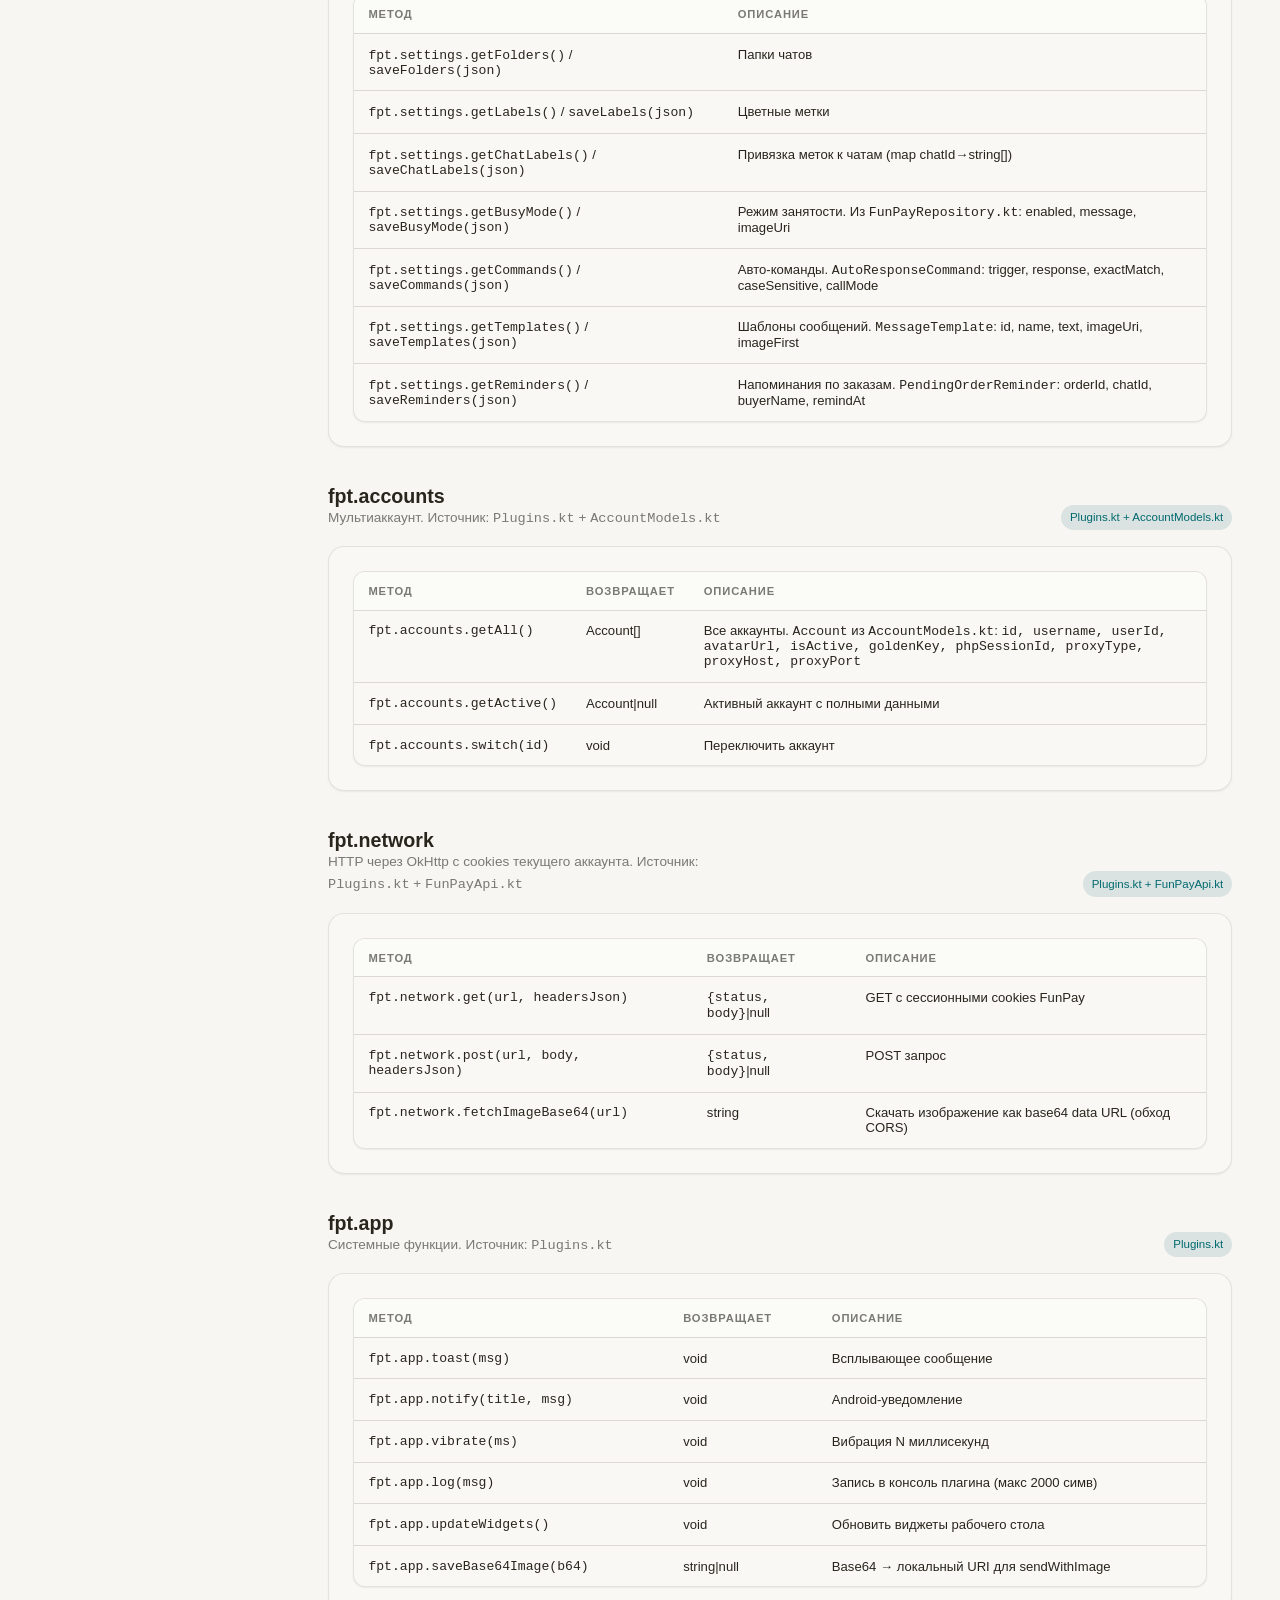
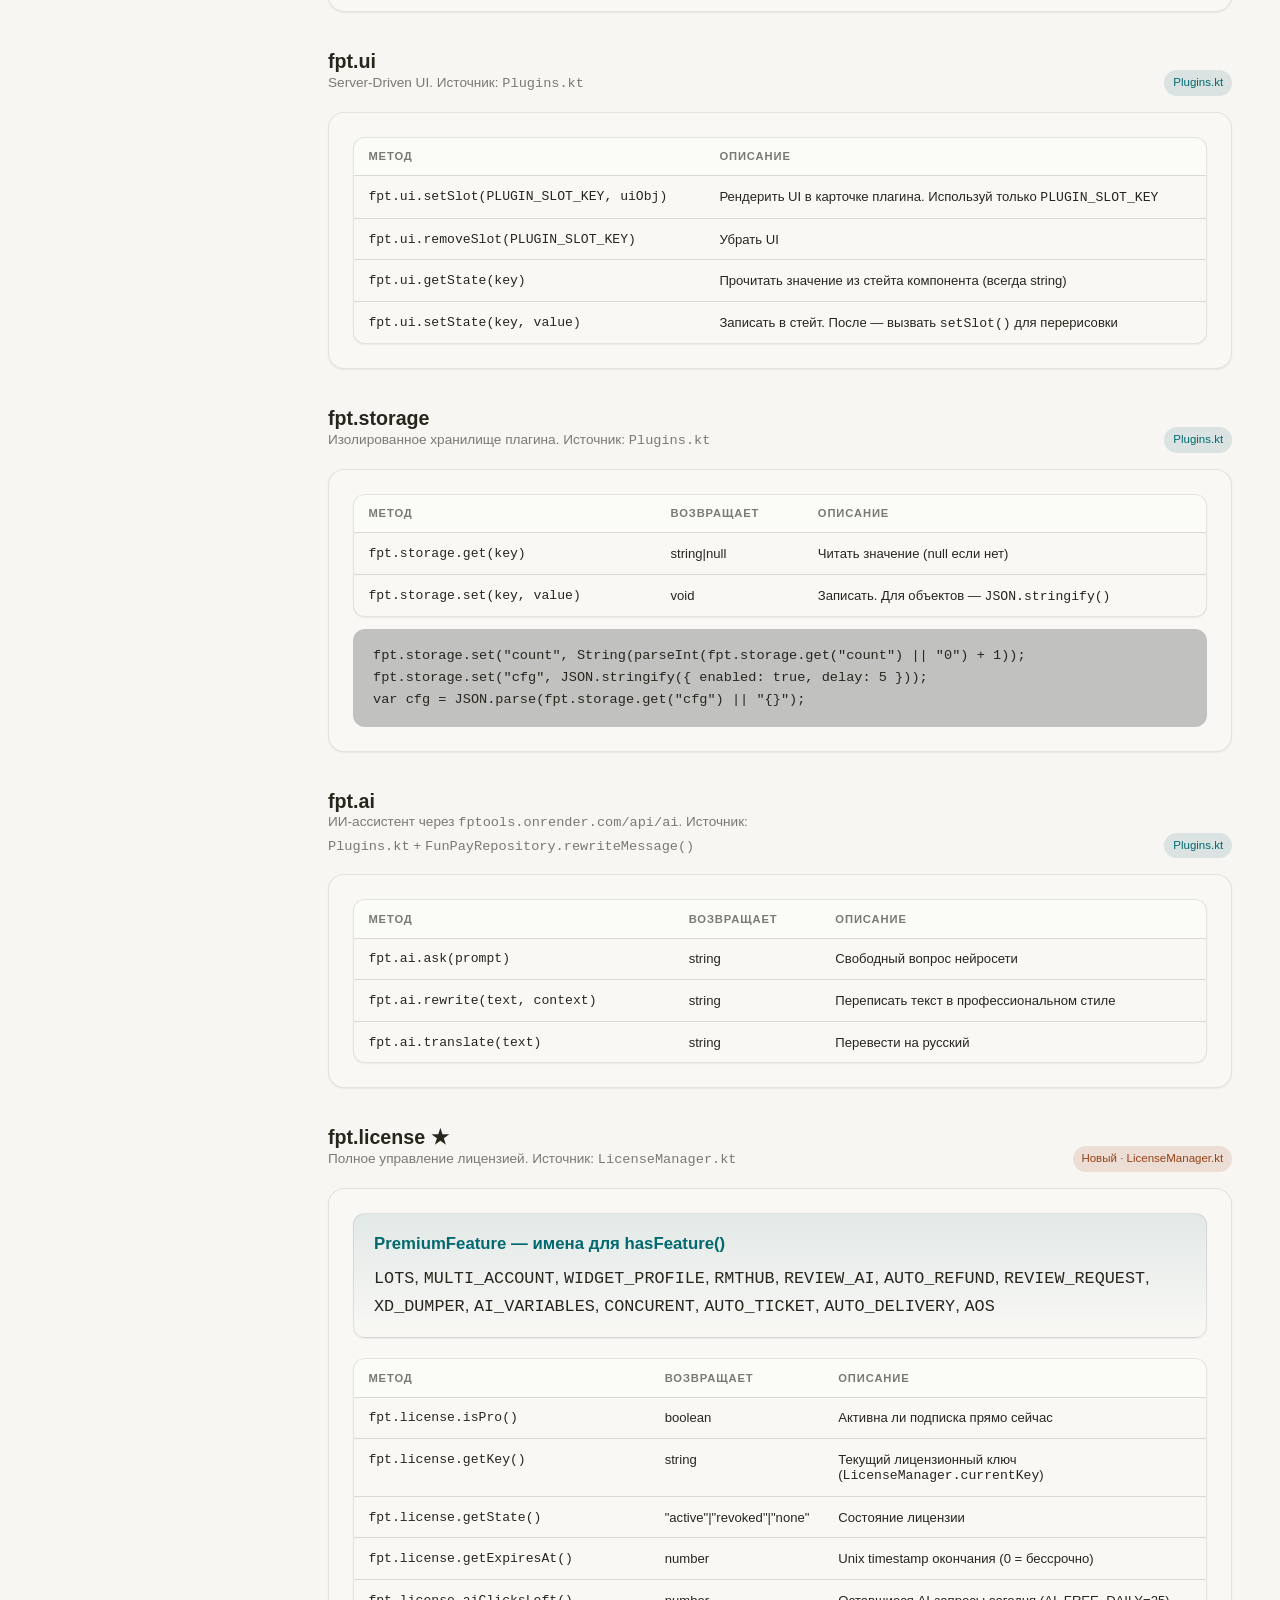
<file: index1.html>
python3 << 'PYEOF'
html = r'''<!doctype html>
<html lang="ru" data-theme="dark">
<head>
<meta charset="UTF-8"/>
<meta name="viewport" content="width=device-width,initial-scale=1.0"/>
<title>FunPay Tools — Полный Plugin API</title>
<link href="https://api.fontshare.com/v2/css?f[]=general-sans@400,500,600,700&f[]=cabinet-grotesk@500,700,800&display=swap" rel="stylesheet"/>
<style>
:root,[data-theme="light"]{
  --bg:#f7f6f2;--sur:#f9f8f5;--sur2:#fbfbf9;--bdr:#d4d1ca;--div:#dcd9d5;
  --tx:#28251d;--txm:#7a7974;--txf:#bab9b4;--pri:#01696f;--prih:#0c4e54;
  --ok:#437a22;--warn:#964219;--err:#a12c7b;
  --fd:'Cabinet Grotesk',sans-serif;--fb:'General Sans',sans-serif;
  --r4:1rem;--r3:.75rem;--r2:.5rem;--rf:9999px;
  --sh:0 1px 2px oklch(.2 .01 80/.06);--shm:0 4px 12px oklch(.2 .01 80/.08);
}
[data-theme="dark"]{
  --bg:#171614;--sur:#1c1b19;--sur2:#201f1d;--bdr:#393836;--div:#262523;
  --tx:#cdccca;--txm:#979693;--txf:#5a5957;--pri:#4f98a3;--prih:#227f8b;
  --ok:#6daa45;--warn:#bb653b;--err:#d163a7;
  --sh:0 1px 2px oklch(0 0 0/.2);--shm:0 4px 12px oklch(0 0 0/.3);
}
*,::before,::after{box-sizing:border-box;margin:0;padding:0}
html{scroll-behavior:smooth;-webkit-font-smoothing:antialiased}
body{font-family:var(--fb);font-size:clamp(.9rem,.85rem + .25vw,1.05rem);background:var(--bg);color:var(--tx);line-height:1.65;min-height:100dvh}
a{color:inherit;text-decoration:none}
code,pre{font-family:ui-monospace,SFMono-Regular,Menlo,monospace}
.lay{display:grid;grid-template-columns:280px 1fr;max-width:1440px;margin:0 auto;min-height:100dvh}
.side{position:sticky;top:0;height:100dvh;padding:1.5rem;border-right:1px solid color-mix(in oklab,var(--tx) 12%,transparent);background:color-mix(in oklab,var(--sur) 88%,transparent);backdrop-filter:blur(16px);overflow-y:auto}
.brand{display:flex;align-items:center;gap:.75rem;margin-bottom:1.5rem}
.logo{width:38px;height:38px;border-radius:10px;background:linear-gradient(135deg,var(--pri),color-mix(in oklab,var(--pri) 35%,white));display:grid;place-items:center;color:#fff;box-shadow:var(--shm)}
.brand h1{font-family:var(--fd);font-size:1.1rem;line-height:1.1}
.brand p{font-size:.8rem;color:var(--txm)}
.ctrl{display:flex;gap:.5rem;margin-bottom:1rem}
.srch{flex:1;padding:.7rem .9rem;border-radius:var(--r3);border:1px solid color-mix(in oklab,var(--tx) 12%,transparent);background:var(--sur2);color:var(--tx);font-size:.85rem}
.tgl{width:42px;border-radius:var(--r3);border:1px solid color-mix(in oklab,var(--tx) 12%,transparent);background:var(--sur2);cursor:pointer;display:grid;place-items:center}
.nav{display:grid;gap:2px}
.ng{font-size:.7rem;text-transform:uppercase;letter-spacing:.1em;color:var(--txf);padding:.6rem .75rem .25rem;margin-top:.5rem}
.nav a{padding:.5rem .75rem;border-radius:var(--r2);font-size:.82rem;color:var(--txm);display:block}
.nav a:hover,.nav a.on{background:color-mix(in oklab,var(--pri) 10%,var(--sur));color:var(--tx)}
.main{padding:2rem clamp(1rem,4vw,3rem) 5rem}
.hero{display:grid;grid-template-columns:1.3fr 1fr;gap:2rem;align-items:end;margin-bottom:2.5rem}
.hcard{padding:clamp(1.5rem,4vw,2.5rem);background:radial-gradient(circle at top right,color-mix(in oklab,var(--pri) 14%,transparent),transparent 32%),var(--sur);border:1px solid color-mix(in oklab,var(--tx) 10%,transparent);border-radius:var(--r4);box-shadow:var(--sh)}
.ey{display:inline-flex;align-items:center;gap:.4rem;padding:.4rem .7rem;border-radius:var(--rf);background:color-mix(in oklab,var(--pri) 12%,var(--sur2));color:var(--pri);font-size:.72rem;text-transform:uppercase;letter-spacing:.08em;margin-bottom:1rem}
.hcard h2{font-family:var(--fd);font-size:clamp(1.8rem,1rem+2vw,3rem);line-height:.95;margin-bottom:1rem}
.hcard p{color:var(--txm);max-width:56ch}
.pills{display:flex;flex-wrap:wrap;gap:.5rem;margin-top:1rem}
.pill{padding:.4rem .7rem;border-radius:var(--rf);background:var(--sur2);border:1px solid color-mix(in oklab,var(--tx) 10%,transparent);font-size:.8rem}
.sg{display:grid;grid-template-columns:repeat(2,1fr);gap:.75rem}
.sc{padding:1rem;background:var(--sur);border:1px solid color-mix(in oklab,var(--tx) 10%,transparent);border-radius:var(--r3);box-shadow:var(--sh)}
.sc strong{display:block;font-family:var(--fd);font-size:1.6rem;line-height:1}
.sc span{display:block;color:var(--txm);font-size:.8rem;margin-top:.4rem}
.sec{margin-top:2.5rem;scroll-margin-top:2rem}
.sh{display:flex;align-items:flex-end;justify-content:space-between;gap:1rem;margin-bottom:1rem}
.sh h3{font-family:var(--fd);font-size:clamp(1.2rem,.9rem+1vw,1.8rem);line-height:1}
.sh p{color:var(--txm);font-size:.85rem;max-width:58ch}
.card{background:var(--sur);border:1px solid color-mix(in oklab,var(--tx) 10%,transparent);border-radius:var(--r4);box-shadow:var(--sh);padding:1.5rem}
.call{padding:1rem 1.25rem;margin-bottom:1.25rem;background:linear-gradient(180deg,color-mix(in oklab,var(--warn) 10%,var(--sur)),var(--sur));border:1px solid color-mix(in oklab,var(--tx) 10%,transparent);border-radius:var(--r3);box-shadow:var(--sh)}
.call.info{background:linear-gradient(180deg,color-mix(in oklab,var(--pri) 10%,var(--sur)),var(--sur))}
.call.ok{background:linear-gradient(180deg,color-mix(in oklab,var(--ok) 10%,var(--sur)),var(--sur))}
.call strong{display:block;margin-bottom:.4rem;color:var(--warn)}
.call.info strong{color:var(--pri)} .call.ok strong{color:var(--ok)}
.tw{overflow:auto;background:var(--sur);border:1px solid color-mix(in oklab,var(--tx) 10%,transparent);border-radius:var(--r3);box-shadow:var(--sh)}
table{width:100%;border-collapse:collapse;font-size:.82rem}
th,td{padding:.8rem .9rem;vertical-align:top;border-bottom:1px solid var(--div);text-align:left}
th{font-size:.7rem;text-transform:uppercase;letter-spacing:.08em;color:var(--txm);background:color-mix(in oklab,var(--sur2) 88%,transparent);position:sticky;top:0}
tr:last-child td{border-bottom:none}
.cw{overflow:auto;background:color-mix(in oklab,var(--sur2) 82%,black);padding:1rem 1.25rem;border-radius:var(--r3);margin-top:.75rem}
pre{white-space:pre-wrap;word-break:break-word;font-size:.85rem;line-height:1.6;color:var(--tx)}
.tag{display:inline-flex;align-items:center;padding:.2rem .55rem;border-radius:var(--rf);font-size:.72rem;background:color-mix(in oklab,var(--pri) 14%,var(--sur));color:var(--pri)}
.tag.w{background:color-mix(in oklab,var(--warn) 14%,var(--sur));color:var(--warn)}
.tag.g{background:color-mix(in oklab,var(--ok) 14%,var(--sur));color:var(--ok)}
.tag.r{background:color-mix(in oklab,var(--err) 14%,var(--sur));color:var(--err)}
.cards{display:grid;grid-template-columns:repeat(auto-fit,minmax(200px,1fr));gap:.75rem}
.mc{padding:1rem;border-radius:var(--r3);background:var(--sur2);border:1px solid color-mix(in oklab,var(--tx) 10%,transparent)}
.mc h4{font-size:.9rem;margin-bottom:.3rem}
.mc p{font-size:.8rem;color:var(--txm)}
.mb{margin-bottom:1.25rem;padding-bottom:1.25rem;border-bottom:1px solid var(--div)}
.mb:last-child{border-bottom:none;margin-bottom:0;padding-bottom:0}
.msig{font-family:ui-monospace,Menlo,monospace;font-size:.83rem;color:var(--pri);background:color-mix(in oklab,var(--pri) 10%,var(--sur));padding:.18rem .5rem;border-radius:var(--r2);word-break:break-all}
.mrt{font-size:.72rem;border-radius:var(--rf);padding:.15rem .5rem;border:1px solid color-mix(in oklab,var(--tx) 14%,transparent);color:var(--txm)}
.mn{display:flex;align-items:center;gap:.5rem;flex-wrap:wrap;margin-bottom:.4rem}
.md{color:var(--txm);font-size:.83rem;margin-bottom:.6rem}
.g2{display:grid;grid-template-columns:repeat(2,minmax(0,1fr));gap:1rem}
.g3{display:grid;grid-template-columns:repeat(3,minmax(0,1fr));gap:1rem}
.ft{margin-top:3rem;padding-top:1.5rem;border-top:1px solid var(--div);color:var(--txm);font-size:.82rem}
.hid{display:none!important}
mark{background:color-mix(in oklab,var(--warn) 28%,transparent);color:inherit;padding:0 .15em;border-radius:.25em}
@media(max-width:1080px){.lay{grid-template-columns:1fr}.side{position:relative;height:auto;border-right:none;border-bottom:1px solid var(--div)}.hero{grid-template-columns:1fr}.sg{grid-template-columns:repeat(4,1fr)}}
@media(max-width:720px){.main{padding:1.25rem 1rem 3rem}.sg,.g2,.g3{grid-template-columns:1fr}.hero{gap:1rem}.ctrl{flex-wrap:wrap}.tgl{height:44px}.srch{min-height:44px}}
</style>
</head>
<body>
<div class="lay">
<aside class="side">
  <div class="brand">
    <div class="logo"><svg width="20" height="20" viewBox="0 0 24 24" fill="none" stroke="currentColor" stroke-width="2.2" stroke-linecap="round" stroke-linejoin="round"><path d="M5 7.5h14"/><path d="M8 7.5V5.8A2.8 2.8 0 0 1 10.8 3h2.4A2.8 2.8 0 0 1 16 5.8v1.7"/><path d="M6.2 7.5l1.1 10.1A2 2 0 0 0 9.3 19.4h5.4a2 2 0 0 0 2-1.8l1.1-10.1"/><path d="M10 11.5h4"/></svg></div>
    <div><h1>FunPay Tools API</h1><p>Полный Plugin API · v1.3.0.2</p></div>
  </div>
  <div class="ctrl">
    <input id="srch" class="srch" type="search" placeholder="Поиск..."/>
    <button class="tgl" id="tgl" aria-label="Тема"><svg width="18" height="18" viewBox="0 0 24 24" fill="none" stroke="currentColor" stroke-width="2"><path d="M21 12.79A9 9 0 1 1 11.21 3 7 7 0 0 0 21 12.79z"/></svg></button>
  </div>
  <nav class="nav" id="nav">
    <div class="ng">Введение</div>
    <a href="#overview">Обзор</a>
    <a href="#files">Файлы проекта</a>
    <a href="#structure">Структура плагина</a>
    <a href="#events">События</a>
    <a href="#bridge">Kotlin Bridge (новый код)</a>

    <div class="ng">Существующий API</div>
    <a href="#chat">fpt.chat</a>
    <a href="#orders">fpt.orders</a>
    <a href="#lots">fpt.lots</a>
    <a href="#users">fpt.users</a>
    <a href="#autodelivery">fpt.autodelivery</a>
    <a href="#dumper">fpt.dumper</a>
    <a href="#support">fpt.support</a>
    <a href="#settings">fpt.settings</a>
    <a href="#accounts">fpt.accounts</a>
    <a href="#network">fpt.network</a>
    <a href="#app">fpt.app</a>
    <a href="#ui">fpt.ui</a>
    <a href="#storage">fpt.storage</a>
    <a href="#ai">fpt.ai</a>

    <div class="ng">Новый API (добавить)</div>
    <a href="#license">fpt.license ★</a>
    <a href="#theme">fpt.theme ★</a>
    <a href="#backup">fpt.backup ★</a>
    <a href="#widgets">fpt.widgets ★</a>
    <a href="#concurrent">fpt.concurrent ★</a>
    <a href="#gamechats">fpt.gamechats ★</a>
    <a href="#service">fpt.service ★</a>
    <a href="#log">fpt.log ★</a>
    <a href="#placeholder">fpt.placeholder ★</a>
    <a href="#autoticket">fpt.autoticket ★</a>
    <a href="#reminder">fpt.reminder ★</a>
    <a href="#epicnick">fpt.epicnick ★</a>

    <div class="ng">Прочее</div>
    <a href="#sdui">Server-Driven UI</a>
    <a href="#canvas">Canvas → Image</a>
    <a href="#limits">Лимиты</a>
    <a href="#airules">Правила для ИИ</a>
  </nav>
</aside>
<main class="main" id="content">

<!-- HERO -->
<section class="hero" id="overview" data-s="overview funpay tools plugin api">
  <div class="hcard">
    <span class="ey">Полный Plugin API · все файлы проекта</span>
    <h2>FunPay Tools DAI</h2>
    <p>Документация охватывает <strong>все 44 файла</strong> проекта. 14 существующих модулей из <code>Plugins.kt</code> + 12 новых модулей из остальных файлов. Включая полный доступ к лицензии, теме, бэкапам, сервису, логам и конкурентам.</p>
    <div class="pills">
      <span class="pill">14 существующих модулей</span>
      <span class="pill">12 новых модулей ★</span>
      <span class="pill">44 файла проекта</span>
      <span class="pill">Kotlin Bridge + JS API</span>
    </div>
  </div>
  <div class="sg">
    <div class="sc"><strong>26</strong><span>модулей <code>fpt.*</code></span></div>
    <div class="sc"><strong>44</strong><span>файла проекта</span></div>
    <div class="sc"><strong>100+</strong><span>методов API</span></div>
    <div class="sc"><strong>1</strong><span>JS-файл плагина</span></div>
  </div>
</section>

<!-- FILES COVERAGE -->
<section class="sec" id="files" data-s="файлы проекта покрытие">
  <div class="sh"><div><h3>Файлы проекта и что добавлено в API</h3><p>Полный список всех .kt файлов и их вклад в Plugin API.</p></div><span class="tag g">Все файлы</span></div>
  <div class="tw">
    <table>
      <thead><tr><th>Файл</th><th>Что даёт в API</th><th>Модуль</th></tr></thead>
      <tbody>
        <tr><td><code>Plugins.kt</code></td><td>Весь существующий JS-bridge (<code>FPTJsBridge</code> + <code>API_BOOTSTRAP_JS</code>)</td><td><span class="tag">Все 14 модулей</span></td></tr>
        <tr><td><code>FunPayRepository.kt</code></td><td>Реализация методов чата, заказов, лотов, продаж, настроек, <code>LogManager</code></td><td><span class="tag">chat/orders/lots/log</span></td></tr>
        <tr><td><code>FunPayApi.kt</code></td><td>Retrofit-эндпоинты: runner, orders, lots, review, upload, rewriteText</td><td><span class="tag">network</span></td></tr>
        <tr><td><code>LicenseManager.kt</code></td><td><code>isPro</code>, <code>getKey</code>, <code>aiClicksLeft</code>, <code>hasFeature</code>, <code>clearLicense</code>, <code>activateKey</code>, <code>deviceId</code>, <code>PremiumFeature</code> enum (13 значений)</td><td><span class="tag">fpt.license ★</span></td></tr>
        <tr><td><code>ThemeManager.kt</code></td><td><code>AppTheme</code> (18 полей), <code>loadTheme</code>, <code>saveTheme</code>, <code>defaultThemes</code></td><td><span class="tag">fpt.theme ★</span></td></tr>
        <tr><td><code>Backups.kt</code></td><td><code>BackupData</code>, <code>FullBackupSettings</code> (35 полей), <code>createBackup</code>, <code>exportBackup</code>, <code>importBackup</code>, <code>applyBackup</code></td><td><span class="tag">fpt.backup ★</span></td></tr>
        <tr><td><code>Widgets.kt</code></td><td><code>WidgetManager</code>: <code>getTransparency</code>, <code>setTransparency</code>, <code>getProfileCache</code>, <code>updateAllWidgets</code></td><td><span class="tag">fpt.widgets ★</span></td></tr>
        <tr><td><code>XD_Dumper.kt</code></td><td><code>DumperSettings</code>, <code>LiveFeedManager</code>, <code>fetchFunPayRate</code>, <code>fetchCategoryFilters</code></td><td><span class="tag">fpt.dumper / fpt.feed ★</span></td></tr>
        <tr><td><code>ConcurentManager.kt</code></td><td><code>ConcurentSettings</code>, <code>getSettings</code>, <code>saveSettings</code>, <code>resetProgress</code>, <code>getDayStats</code></td><td><span class="tag">fpt.concurrent ★</span></td></tr>
        <tr><td><code>GameChats.kt</code></td><td><code>GameChatsRegistry</code>: <code>getAll</code>, <code>search</code>, <code>byNodeId</code>, <code>isSystemChatId</code>, <code>grouped</code></td><td><span class="tag">fpt.gamechats ★</span></td></tr>
        <tr><td><code>FpExtensions.kt</code></td><td><code>FpPlaceholders</code>: <code>applyChat</code>, <code>applyOrder</code>, <code>applyCombined</code>; переменные <code>$username</code>, <code>$date</code>, <code>$order_id</code> и т.д.</td><td><span class="tag">fpt.placeholder ★</span></td></tr>
        <tr><td><code>AccountModels.kt</code></td><td><code>Account</code> (поля: goldenKey, phpSessionId, proxy*), <code>AutoTicketSettings</code>, <code>OrderReminderSettings</code></td><td><span class="tag">fpt.autoticket / fpt.reminder ★</span></td></tr>
        <tr><td><code>EpicNicksManager.kt</code></td><td><code>EpicNickConfig</code>, <code>nicksMap</code> — градиентные ники донатеров</td><td><span class="tag">fpt.epicnick ★</span></td></tr>
        <tr><td><code>FunPayService.kt</code></td><td>Фоновый сервис: рестарт, статус, управление WakeLock</td><td><span class="tag">fpt.service ★</span></td></tr>
        <tr><td><code>FunPaySupport.kt</code></td><td><code>getCategories</code>, <code>getCategoryFields</code>, <code>closeTicket</code>, <code>uploadAttachment</code></td><td><span class="tag">fpt.support (расширено)</span></td></tr>
        <tr><td><code>AutoGive.kt</code></td><td><code>AutoDeliverySettings</code>, <code>AutoDeliveryLot</code>, <code>checkAutoDelivery</code></td><td><span class="tag">fpt.autodelivery</span></td></tr>
        <tr><td><code>Lots.kt</code></td><td><code>Lot</code>, <code>LotField</code>, <code>LotFieldsData</code>, <code>LotImage</code>, <code>BuyerPriceRow</code></td><td><span class="tag">fpt.lots</span></td></tr>
        <tr><td><code>Profiles.kt</code></td><td><code>FunPayUserProfile</code>, <code>ProfileOffer</code>, <code>ProfileReview</code>, <code>getUserProfile</code></td><td><span class="tag">fpt.users</span></td></tr>
        <tr><td><code>RMTHub.kt</code></td><td><code>RMTUserStats</code>, <code>RMTUser</code>, <code>fetchRMTHubStats</code></td><td><span class="tag">fpt.users.getRmtHub</span></td></tr>
        <tr><td><code>Feed.kt</code></td><td>Лента отзывов: <code>fetchFeedFromBackend</code>, <code>submitReviewToFeed</code>, <code>reactToReview</code></td><td><span class="tag">fpt.feed ★</span></td></tr>
        <tr><td><code>WatchdogDaemon.kt</code></td><td>Сторожевой демон — перезапускает сервис если убит</td><td><span class="tag">fpt.service</span></td></tr>
        <tr><td><code>WatchdogWorker.kt</code></td><td>WorkManager-задача для фоновой работы</td><td><span class="tag">fpt.service</span></td></tr>
        <tr><td><code>ZombieJobService.kt</code></td><td>JobScheduler-задача для выживания в фоне</td><td><span class="tag">fpt.service</span></td></tr>
        <tr><td><code>AosModule.kt</code></td><td>Always On Screen — экран блокировки (UI-компоненты)</td><td><span class="tag">UI only</span></td></tr>
        <tr><td><code>DesignSystem.kt</code></td><td>Цвета, типографика — только UI</td><td><span class="tag">UI only</span></td></tr>
        <tr><td><code>ColorPicker.kt</code></td><td>Компонент выбора цвета — только UI</td><td><span class="tag">UI only</span></td></tr>
        <tr><td><code>ThemeCustomizationScreen.kt</code></td><td>Экран кастомизации темы — только UI</td><td><span class="tag">UI only</span></td></tr>
        <tr><td><code>ThemeSelectionScreen.kt</code></td><td>Выбор пресетов — только UI</td><td><span class="tag">UI only</span></td></tr>
        <tr><td><code>WallpaperLayer.kt</code> / <code>WallpaperPalette.kt</code></td><td>Обои / палитра — только UI</td><td><span class="tag">UI only</span></td></tr>
        <tr><td><code>ProfileScreen.kt</code></td><td>Экран профиля — только UI</td><td><span class="tag">UI only</span></td></tr>
        <tr><td><code>SupportScreen.kt</code></td><td>Экран техподдержки — только UI</td><td><span class="tag">UI only</span></td></tr>
        <tr><td><code>AccountsSelector.kt</code></td><td>Выбор аккаунта — только UI</td><td><span class="tag">UI only</span></td></tr>
        <tr><td><code>SplashScreen.kt</code></td><td>Сплэш-экран — только UI</td><td><span class="tag">UI only</span></td></tr>
        <tr><td><code>ConcurentDialog.kt</code></td><td>Диалог конкурентов — только UI</td><td><span class="tag">UI only</span></td></tr>
        <tr><td><code>EpicNicknameText.kt</code></td><td>Compose-рендер градиентных ников — только UI</td><td><span class="tag">UI only</span></td></tr>
        <tr><td><code>Ads.kt</code></td><td>Рекламные диалоги — только UI</td><td><span class="tag">UI only</span></td></tr>
        <tr><td><code>GameChats.kt</code> (UI)</td><td>Compose-экраны для игровых чатов</td><td><span class="tag">fpt.gamechats ★</span></td></tr>
        <tr><td><code>ISettings.kt</code></td><td>Экран настроек — только UI</td><td><span class="tag">UI only</span></td></tr>
        <tr><td><code>MainActivity.kt</code></td><td>Главный экран, навигация, WebView для плагинов</td><td><span class="tag">core</span></td></tr>
        <tr><td><code>BootReceiver.kt</code> / <code>ReplyReceiver.kt</code></td><td>Запуск при старте / быстрый ответ — системные</td><td><span class="tag">system</span></td></tr>
        <tr><td><code>PhoenixReceiver.kt</code> / <code>ServiceStarter.kt</code></td><td>Перезапуск сервиса — системные</td><td><span class="tag">system</span></td></tr>
        <tr><td><code>funpay_chats.json</code></td><td>База данных игровых чатов (3 500+ чатов)</td><td><span class="tag">fpt.gamechats ★</span></td></tr>
      </tbody>
    </table>
  </div>
</section>

<!-- STRUCTURE -->
<section class="sec" id="structure" data-s="структура плагин мета banner plugin_id plugin_slot_key">
  <div class="sh"><div><h3>Структура плагина</h3><p>Единый <code>.js</code>-файл. Мета — в комментариях в самом начале.</p></div><span class="tag">Core</span></div>
  <div class="card">
    <div class="cw"><pre>// @name Название Плагина
// @author Ваш Ник
// @version 1.0
// @description Описание плагина.
// @banner https://funpay.tools/default-banner.jpeg

// PLUGIN_ID и PLUGIN_SLOT_KEY доступны глобально — ядро их инжектирует.
fpt.app.log("Плагин запущен. ID: " + PLUGIN_ID);</pre></div>
    <div class="call" style="margin-top:1rem;margin-bottom:0"><strong>Запрещено</strong>
      Нельзя объявлять <code>PLUGIN_ID</code>, <code>PLUGIN_SLOT_KEY</code>, вызывать <code>fpt.plugin.register()</code>, <code>fpt.init()</code>, использовать <code>fpt.config.*</code>, писать <code>while(true)</code>.
    </div>
  </div>
</section>

<!-- EVENTS -->
<section class="sec" id="events" data-s="события events onNewMessage onNewOrder onBalanceChanged">
  <div class="sh"><div><h3>События <code>fpt.on()</code></h3><p>Системные события из нативного кода Android через <code>PluginEngine.dispatchEvent()</code>.</p></div><span class="tag">Events</span></div>
  <div class="card">
    <div class="tw"><table>
      <thead><tr><th>Событие</th><th>Payload</th><th>Источник</th></tr></thead>
      <tbody>
        <tr><td><code>onNewMessage</code></td><td><code>{chatId,username,text,isMe}</code></td><td>FunPayService.kt</td></tr>
        <tr><td><code>onNewOrder</code></td><td><code>{orderId,chatId,buyerName}</code></td><td>FunPayRepository.kt</td></tr>
        <tr><td><code>onOrderConfirmed</code></td><td><code>{orderId,status}</code></td><td>FunPayRepository.kt</td></tr>
        <tr><td><code>onOrderRefunded</code></td><td><code>{orderId,status}</code></td><td>FunPayRepository.kt</td></tr>
        <tr><td><code>onBalanceChanged</code></td><td><code>{oldBalance,newBalance,currency}</code></td><td>FunPayRepository.kt</td></tr>
        <tr><td><code>onLotSold</code></td><td><code>{lotId,lotTitle,buyerName,price}</code></td><td>FunPayRepository.kt</td></tr>
        <tr><td><code>onChatOpened</code></td><td><code>{chatId,username}</code></td><td>FunPayService.kt</td></tr>
        <tr><td><code>onAccountSwitched</code></td><td><code>{accountId,username}</code></td><td>FunPayRepository.kt</td></tr>
        <tr><td><code>onAppForeground</code></td><td><code>{}</code></td><td>MainActivity.kt</td></tr>
        <tr><td><code>onAppBackground</code></td><td><code>{}</code></td><td>MainActivity.kt</td></tr>
      </tbody>
    </table></div>
  </div>
</section>

<!-- KOTLIN BRIDGE — NEW CODE -->
<section class="sec" id="bridge" data-s="kotlin bridge новый код добавить FPTJsBridge JavascriptInterface bootstrap">
  <div class="sh"><div><h3>Kotlin Bridge — что добавить в проект</h3><p>Весь этот блок добавляется в класс <code>FPTJsBridge</code> в файле <code>Plugins.kt</code>, а JS-часть — в константу <code>API_BOOTSTRAP_JS</code>.</p></div><span class="tag w">Код для реализации</span></div>
  <div class="card">
    <div class="call info"><strong>Как добавить</strong>
      1. В <code>FPTJsBridge</code> добавь все <code>@JavascriptInterface fun ...</code> методы.<br>
      2. В <code>API_BOOTSTRAP_JS</code> в блок <code>window.fpt = { ... }</code> добавь новые объекты модулей.<br>
      3. Пересобери проект.
    </div>
    <p style="margin-bottom:.75rem;color:var(--txm);font-size:.85rem">Kotlin-методы для добавления в <code>FPTJsBridge</code>:</p>
    <div class="cw"><pre>// ============ LICENSE (LicenseManager.kt) ============
@JavascriptInterface fun licenseIsPro(): Boolean = LicenseManager.isProActive()
@JavascriptInterface fun licenseGetKey(): String = LicenseManager.currentKey
@JavascriptInterface fun licenseGetExpiresAt(): Long =
    (LicenseManager.licenseState as? LicenseState.Active)?.expiresAt ?: 0L
@JavascriptInterface fun licenseGetState(): String = when (LicenseManager.licenseState) {
    is LicenseState.Active -> "active"
    is LicenseState.Revoked -> "revoked"
    else -> "none"
}
@JavascriptInterface fun licenseAiClicksLeft(): Int = LicenseManager.aiClicksLeft()
@JavascriptInterface fun licenseHasFeature(name: String): Boolean = try {
    LicenseManager.hasAccess(PremiumFeature.valueOf(name))
} catch (_: Exception) { false }
@JavascriptInterface fun licenseGetDeviceId(): String = LicenseManager.deviceId()
@JavascriptInterface fun licenseActivateKey(key: String) {
    LicenseManager.activateKey(key) {}
}
@JavascriptInterface fun licenseClear() { LicenseManager.clearLicense() }
@JavascriptInterface fun licenseApplyAdUnlock(name: String) {
    try { LicenseManager.applyAdUnlock(PremiumFeature.valueOf(name)) } catch (_: Exception) {}
}
@JavascriptInterface fun licenseApplyAiBonus() { LicenseManager.applyAiAdBonus() }
@JavascriptInterface fun licenseAdHoursLeft(name: String): Long = try {
    LicenseManager.adUnlockHoursLeft(PremiumFeature.valueOf(name))
} catch (_: Exception) { 0L }

// ============ THEME (ThemeManager.kt) ============
@JavascriptInterface fun themeLoad(): String =
    try { gson.toJson(ThemeManager.loadTheme(context)) } catch (_: Exception) { "{}" }
@JavascriptInterface fun themeSave(json: String) {
    try { ThemeManager.saveTheme(context, gson.fromJson(json, AppTheme::class.java)) }
    catch (_: Exception) {}
}
@JavascriptInterface fun themeGetDefaults(): String =
    try { gson.toJson(ThemeManager.defaultThemes) } catch (_: Exception) { "[]" }

// ============ BACKUP (Backups.kt) ============
@JavascriptInterface fun backupExport(): String = ioBlocking(timeoutMs = 30_000L) {
    try {
        val b = BackupManager(context).createBackup(
            repository, ThemeManager.loadTheme(context)
        )
        BackupManager(context).exportBackup(b)
    } catch (e: Exception) { "" }
}
@JavascriptInterface fun backupImport(json: String): Boolean = try {
    BackupManager(context).importBackup(json).isSuccess
} catch (_: Exception) { false }

// ============ WIDGETS (Widgets.kt) ============
@JavascriptInterface fun widgetsGetTransparency(): Float = WidgetManager.getTransparency(context)
@JavascriptInterface fun widgetsSetTransparency(value: Float) {
    WidgetManager.setTransparency(context, value)
}
@JavascriptInterface fun widgetsUpdate() { WidgetManager.updateAllWidgets(context) }
@JavascriptInterface fun widgetsGetProfileCache(): String =
    try { gson.toJson(WidgetManager.getProfileCache(context)) } catch (_: Exception) { "null" }

// ============ CONCURRENT (ConcurentManager.kt) ============
@JavascriptInterface fun concurrentGetSettings(): String =
    try { gson.toJson(ConcurentManager.getSettings(context)) } catch (_: Exception) { "{}" }
@JavascriptInterface fun concurrentSaveSettings(json: String) {
    try { ConcurentManager.saveSettings(context,
        gson.fromJson(json, ConcurentSettings::class.java)) } catch (_: Exception) {}
}
@JavascriptInterface fun concurrentResetProgress() { ConcurentManager.resetProgress(context) }
@JavascriptInterface fun concurrentGetDayStats(): String = try {
    val s = ConcurentManager.getSettings(context)
    val (posted, limit) = ConcurentManager.getDayStats(s)
    "{\"posted\":$posted,\"limit\":$limit}"
} catch (_: Exception) { "{}" }

// ============ GAMECHATS (GameChats.kt) ============
@JavascriptInterface fun gameChatsGetAll(): String =
    try { gson.toJson(GameChatsRegistry.getAll(context)) } catch (_: Exception) { "[]" }
@JavascriptInterface fun gameChatsSearch(query: String): String =
    try { gson.toJson(GameChatsRegistry.search(context, query)) } catch (_: Exception) { "[]" }
@JavascriptInterface fun gameChatsByNodeId(nodeId: String): String =
    try { gson.toJson(GameChatsRegistry.byNodeId(context, nodeId)) } catch (_: Exception) { "null" }
@JavascriptInterface fun gameChatsIsSystem(chatId: String): Boolean =
    GameChatsRegistry.isSystemChatId(chatId)

// ============ SERVICE (FunPayService.kt) ============
@JavascriptInterface fun serviceRestart() {
    try {
        val i = android.content.Intent(context, FunPayService::class.java)
        context.stopService(i)
        context.startForegroundService(i)
    } catch (_: Exception) {}
}

// ============ LOG (FunPayRepository.kt LogManager) ============
@JavascriptInterface fun logGetAll(): String =
    try { gson.toJson(LogManager.logs.value.map { it.first }) } catch (_: Exception) { "[]" }
@JavascriptInterface fun logAdd(msg: String) {
    LogManager.addLog("🧩 [PLUGIN]: ${msg.take(2000)}")
}
@JavascriptInterface fun logClear() {
    // LogManager не имеет public clear — вызываем через рефлексию или добавляем метод
    // Добавь в LogManager: fun clear() { _logs.value = emptyList() }
}

// ============ PLACEHOLDER (FpExtensions.kt) ============
@JavascriptInterface fun placeholderApply(template: String, chatJson: String, orderJson: String): String = try {
    val chat = gson.fromJson(chatJson, ChatItem::class.java)
    val order = if (orderJson.isNotBlank())
        gson.fromJson(orderJson, FpPlaceholders.OrderCtx::class.java) else null
    FpPlaceholders.applyChat(template, chat, order)
} catch (_: Exception) { template }

// ============ AUTOTICKET (AccountModels.kt + FunPayRepository.kt) ============
@JavascriptInterface fun autoTicketGetSettings(): String =
    try { gson.toJson(repository.getAutoTicketSettings()) } catch (_: Exception) { "{}" }
@JavascriptInterface fun autoTicketSaveSettings(json: String) {
    try { repository.saveAutoTicketSettings(
        gson.fromJson(json, AutoTicketSettings::class.java)) } catch (_: Exception) {}
}
@JavascriptInterface fun autoTicketRun(): String = ioBlocking(timeoutMs = 60_000L) {
    try { gson.toJson(repository.sendAutoSupportTickets()) } catch (e: Exception) { "null" }
}

// ============ REMINDER (AccountModels.kt + FunPayRepository.kt) ============
@JavascriptInterface fun reminderGetSettings(): String =
    try { gson.toJson(repository.getOrderReminderSettings()) } catch (_: Exception) { "{}" }
@JavascriptInterface fun reminderSaveSettings(json: String) {
    try { repository.saveOrderReminderSettings(
        gson.fromJson(json, OrderReminderSettings::class.java)) } catch (_: Exception) {}
}
@JavascriptInterface fun reminderGetPending(): String =
    try { gson.toJson(repository.getPendingReminders()) } catch (_: Exception) { "[]" }

// ============ EPICNICK (EpicNicksManager.kt) ============
@JavascriptInterface fun epicNickGet(username: String): String =
    try { gson.toJson(EpicNicksManager.nicksMap[username]) } catch (_: Exception) { "null" }
@JavascriptInterface fun epicNickGetAll(): String =
    try { gson.toJson(EpicNicksManager.nicksMap.toMap()) } catch (_: Exception) { "{}" }

// ============ SUPPORT EXTENDED (FunPaySupport.kt) ============
@JavascriptInterface fun supportGetCategories(): String = ioBlocking {
    try { gson.toJson(FunPaySupport(repository).getCategories()) } catch (_: Exception) { "[]" }
}
@JavascriptInterface fun supportCloseTicket(id: String): Boolean = ioBlockingBool {
    try { FunPaySupport(repository).closeTicket(id) } catch (_: Exception) { false }
}
@JavascriptInterface fun supportGetCategoryFields(catId: String): String = ioBlocking {
    try { gson.toJson(FunPaySupport(repository).getCategoryFields(catId)) } catch (_: Exception) { "[]" }
}</pre></div>
    <p style="margin:.75rem 0;color:var(--txm);font-size:.85rem">JS-часть для добавления в <code>API_BOOTSTRAP_JS</code> (внутрь <code>window.fpt = { ... }</code>):</p>
    <div class="cw"><pre>license: {
    isPro: function() { return fptNative.licenseIsPro(); },
    getKey: function() { return fptNative.licenseGetKey(); },
    getExpiresAt: function() { return fptNative.licenseGetExpiresAt(); },
    getState: function() { return fptNative.licenseGetState(); },
    aiClicksLeft: function() { return fptNative.licenseAiClicksLeft(); },
    hasFeature: function(name) { return fptNative.licenseHasFeature(name); },
    getDeviceId: function() { return fptNative.licenseGetDeviceId(); },
    activateKey: function(key) { return fptNative.licenseActivateKey(key); },
    clear: function() { return fptNative.licenseClear(); },
    applyAdUnlock: function(name) { return fptNative.licenseApplyAdUnlock(name); },
    applyAiBonus: function() { return fptNative.licenseApplyAiBonus(); },
    adHoursLeft: function(name) { return fptNative.licenseAdHoursLeft(name); }
},
theme: {
    load: function() { return JSON.parse(fptNative.themeLoad() || '{}'); },
    save: function(obj) { return fptNative.themeSave(JSON.stringify(obj)); },
    getDefaults: function() { return JSON.parse(fptNative.themeGetDefaults() || '[]'); }
},
backup: {
    export: function() { return fptNative.backupExport(); },
    import: function(json) { return fptNative.backupImport(json); }
},
widgets: {
    getTransparency: function() { return fptNative.widgetsGetTransparency(); },
    setTransparency: function(v) { return fptNative.widgetsSetTransparency(v); },
    update: function() { return fptNative.widgetsUpdate(); },
    getProfileCache: function() { return JSON.parse(fptNative.widgetsGetProfileCache() || 'null'); }
},
concurrent: {
    getSettings: function() { return JSON.parse(fptNative.concurrentGetSettings() || '{}'); },
    saveSettings: function(s) { return fptNative.concurrentSaveSettings(JSON.stringify(s)); },
    resetProgress: function() { return fptNative.concurrentResetProgress(); },
    getDayStats: function() { return JSON.parse(fptNative.concurrentGetDayStats() || '{}'); }
},
gamechats: {
    getAll: function() { return JSON.parse(fptNative.gameChatsGetAll() || '[]'); },
    search: function(q) { return JSON.parse(fptNative.gameChatsSearch(q) || '[]'); },
    byNodeId: function(id) { return JSON.parse(fptNative.gameChatsByNodeId(id) || 'null'); },
    isSystem: function(id) { return fptNative.gameChatsIsSystem(id); }
},
service: {
    restart: function() { return fptNative.serviceRestart(); }
},
log: {
    getAll: function() { return JSON.parse(fptNative.logGetAll() || '[]'); },
    add: function(msg) { return fptNative.logAdd(msg); }
},
placeholder: {
    apply: function(template, chat, order) {
        return fptNative.placeholderApply(
            template,
            JSON.stringify(chat || {}),
            order ? JSON.stringify(order) : ''
        );
    }
},
autoticket: {
    getSettings: function() { return JSON.parse(fptNative.autoTicketGetSettings() || '{}'); },
    saveSettings: function(s) { return fptNative.autoTicketSaveSettings(JSON.stringify(s)); },
    run: function() { return JSON.parse(fptNative.autoTicketRun() || 'null'); }
},
reminder: {
    getSettings: function() { return JSON.parse(fptNative.reminderGetSettings() || '{}'); },
    saveSettings: function(s) { return fptNative.reminderSaveSettings(JSON.stringify(s)); },
    getPending: function() { return JSON.parse(fptNative.reminderGetPending() || '[]'); }
},
epicnick: {
    get: function(username) { return JSON.parse(fptNative.epicNickGet(username) || 'null'); },
    getAll: function() { return JSON.parse(fptNative.epicNickGetAll() || '{}'); }
}</pre></div>
  </div>
</section>

<!-- === EXISTING API === -->
<section class="sec" id="chat" data-s="fpt.chat getList getHistory getInfo send sendWithImage markRead чат история">
  <div class="sh"><div><h3>fpt.chat</h3><p>Чаты, история, отправка. Источник: <code>Plugins.kt</code> + <code>FunPayRepository.kt</code></p></div><span class="tag">Plugins.kt</span></div>
  <div class="card">
    <div class="tw"><table><thead><tr><th>Метод</th><th>Возвращает</th><th>Описание</th></tr></thead><tbody>
      <tr><td><code>fpt.chat.getList()</code></td><td>ChatItem[]</td><td>Все чаты. Поля: <code>id, username, lastMessage, isUnread, avatarUrl, date, activeLot</code></td></tr>
      <tr><td><code>fpt.chat.getHistory(chatId)</code></td><td>MessageItem[]</td><td>История. Поля: <code>id, author, text, isMe, time, imageUrl, authorId, authorAvatarUrl</code></td></tr>
      <tr><td><code>fpt.chat.getInfo(chatId)</code></td><td>ChatInfo|null</td><td>Инфо о собеседнике: <code>lookingAtLink, registrationDate, language, avatarUrl, userStatus</code></td></tr>
      <tr><td><code>fpt.chat.resolveUserId(nodeId)</code></td><td>string</td><td>nodeId → числовой userId</td></tr>
      <tr><td><code>fpt.chat.send(chatId, text)</code></td><td>boolean</td><td>Отправить текст (макс 2000 символов)</td></tr>
      <tr><td><code>fpt.chat.sendWithImage(chatId, text, localUri, imgFirst)</code></td><td>boolean</td><td>Отправить с картинкой. <code>localUri</code> — от <code>fpt.app.saveBase64Image()</code></td></tr>
      <tr><td><code>fpt.chat.markRead(chatId)</code></td><td>void</td><td>Пометить как прочитанное</td></tr>
      <tr><td><code>fpt.create(userId, text)</code></td><td>boolean</td><td>Создать новый чат с пользователем</td></tr>
    </tbody></table></div>
  </div>
</section>

<section class="sec" id="orders" data-s="fpt.orders getDetails confirm refund review заказы возврат отзыв">
  <div class="sh"><div><h3>fpt.orders</h3><p>Заказы, возврат, отзывы. Источник: <code>Plugins.kt</code> + <code>FunPayRepository.kt</code></p></div><span class="tag">Plugins.kt</span></div>
  <div class="card">
    <div class="tw"><table><thead><tr><th>Метод</th><th>Возвращает</th><th>Описание</th></tr></thead><tbody>
      <tr><td><code>fpt.orders.getDetails(orderId)</code></td><td>OrderDetails|null</td><td>Поля: <code>id, status, gameTitle, price, buyerName, buyerId, canRefund, canConfirm, hasReview, reviewRating, reviewText, sellerReply, params, lotId, isBuyer</code></td></tr>
      <tr><td><code>fpt.orders.confirm(orderId)</code></td><td>boolean</td><td>Подтвердить выполнение</td></tr>
      <tr><td><code>fpt.orders.refund(orderId)</code></td><td>boolean</td><td>Вернуть средства</td></tr>
      <tr><td><code>fpt.orders.review.reply(id, text, stars)</code></td><td>boolean</td><td>Ответить на отзыв покупателя</td></tr>
      <tr><td><code>fpt.orders.review.write(id, text, stars)</code></td><td>boolean</td><td>Оставить свой отзыв (как покупатель)</td></tr>
    </tbody></table></div>
  </div>
</section>

<section class="sec" id="lots" data-s="fpt.lots getMy getFields raiseAll toggle delete changePrice copy лоты">
  <div class="sh"><div><h3>fpt.lots</h3><p>Управление лотами. Источник: <code>Plugins.kt</code> + <code>Lots.kt</code> + <code>FunPayRepository.kt</code></p></div><span class="tag">Plugins.kt + Lots.kt</span></div>
  <div class="card">
    <div class="tw"><table><thead><tr><th>Метод</th><th>Возвращает</th><th>Описание</th></tr></thead><tbody>
      <tr><td><code>fpt.lots.getMy()</code></td><td>Lot[]</td><td>Мои лоты. Поля: <code>id, title, price, isActive, nodeId, gameId, imageUrl, description</code></td></tr>
      <tr><td><code>fpt.lots.getFields(lotId)</code></td><td>LotFieldsData|null</td><td>Редактируемые поля лота + <code>csrfToken</code>. LotField: <code>label, value, type</code></td></tr>
      <tr><td><code>fpt.lots.raiseAll()</code></td><td>void</td><td>Поднять все лоты (до 60 сек)</td></tr>
      <tr><td><code>fpt.lots.toggle(lotId, active)</code></td><td>boolean</td><td>Вкл/выкл лот</td></tr>
      <tr><td><code>fpt.lots.delete(lotId)</code></td><td>boolean</td><td>Удалить лот</td></tr>
      <tr><td><code>fpt.lots.changePrice(lotId, newPrice)</code></td><td>boolean</td><td>Изменить цену. <code>newPrice</code> — float</td></tr>
      <tr><td><code>fpt.lots.copy(lotId, targetNodeId)</code></td><td>object|null</td><td>Копировать лот. Пустая строка = та же категория</td></tr>
    </tbody></table></div>
  </div>
</section>

<section class="sec" id="users" data-s="fpt.users getProfile getRmtHub getSales getOrdersWith setAvatar профиль">
  <div class="sh"><div><h3>fpt.users</h3><p>Профиль, продажи, RMTHub. Источник: <code>Plugins.kt</code> + <code>Profiles.kt</code> + <code>RMTHub.kt</code></p></div><span class="tag">Plugins.kt + Profiles.kt + RMTHub.kt</span></div>
  <div class="card">
    <div class="tw"><table><thead><tr><th>Метод</th><th>Возвращает</th><th>Описание</th></tr></thead><tbody>
      <tr><td><code>fpt.users.getProfile()</code></td><td>UserProfile|null</td><td>Профиль текущего аккаунта: ник, аватар, рейтинг, баланс, статистика. Источник: <code>Profiles.kt</code></td></tr>
      <tr><td><code>fpt.users.getRmtHub(username)</code></td><td>RMTUserStats|null</td><td>Статистика с RMTHub. Источник: <code>RMTHub.kt</code>. Поля: <code>totalIncome, gamesCount, avgCheck, isBanned</code></td></tr>
      <tr><td><code>fpt.users.getSales()</code></td><td>SaleItem[]</td><td>История продаж. Поля: <code>orderId, buyerName, price, date, status</code></td></tr>
      <tr><td><code>fpt.users.getOrdersWith(username, isSales)</code></td><td>OrderSummaryItem[]</td><td>Заказы с конкретным пользователем</td></tr>
      <tr><td><code>fpt.users.setAvatar(base64)</code></td><td>boolean</td><td>Установить аватар аккаунта (base64, макс 5 МБ)</td></tr>
    </tbody></table></div>
  </div>
</section>

<section class="sec" id="autodelivery" data-s="fpt.autodelivery getSettings saveSettings readFile автовыдача">
  <div class="sh"><div><h3>fpt.autodelivery</h3><p>Автовыдача товаров. Источник: <code>Plugins.kt</code> + <code>AutoGive.kt</code></p></div><span class="tag">Plugins.kt + AutoGive.kt</span></div>
  <div class="card">
    <div class="tw"><table><thead><tr><th>Метод</th><th>Возвращает</th><th>Описание</th></tr></thead><tbody>
      <tr><td><code>fpt.autodelivery.getSettings()</code></td><td>AutoDeliverySettings</td><td>Настройки. Поля из <code>AutoGive.kt</code>: <code>enabled, lots[], triggerWords[]</code></td></tr>
      <tr><td><code>fpt.autodelivery.saveSettings(json)</code></td><td>void</td><td>Сохранить настройки</td></tr>
      <tr><td><code>fpt.autodelivery.getFileCount(fileName)</code></td><td>number</td><td>Кол-во оставшихся товаров в файле</td></tr>
      <tr><td><code>fpt.autodelivery.readFile(fileName)</code></td><td>string</td><td>Содержимое файла товаров</td></tr>
      <tr><td><code>fpt.autodelivery.saveFile(fileName, content)</code></td><td>void</td><td>Записать файл товаров</td></tr>
    </tbody></table></div>
  </div>
</section>

<section class="sec" id="dumper" data-s="fpt.dumper getSettings saveSettings runCycle демпер конкуренты">
  <div class="sh"><div><h3>fpt.dumper</h3><p>XD Dumper — мониторинг цен конкурентов. Источник: <code>Plugins.kt</code> + <code>XD_Dumper.kt</code></p></div><span class="tag">Plugins.kt + XD_Dumper.kt</span></div>
  <div class="card">
    <div class="tw"><table><thead><tr><th>Метод</th><th>Возвращает</th><th>Описание</th></tr></thead><tbody>
      <tr><td><code>fpt.dumper.getSettings()</code></td><td>DumperSettings</td><td>Настройки. Из <code>XD_Dumper.kt</code>: <code>DumperLotConfig[]</code> — lotId, minPrice, maxPrice, step, filterFields</td></tr>
      <tr><td><code>fpt.dumper.saveSettings(json)</code></td><td>void</td><td>Сохранить настройки</td></tr>
      <tr><td><code>fpt.dumper.runCycle()</code></td><td>void</td><td>Запустить цикл демпера вручную (до 120 сек)</td></tr>
    </tbody></table></div>
  </div>
</section>

<section class="sec" id="support" data-s="fpt.support getTickets getDetails create reply close categories техподдержка">
  <div class="sh"><div><h3>fpt.support</h3><p>Техподдержка FunPay. Источник: <code>Plugins.kt</code> + <code>FunPaySupport.kt</code> (расширено)</p></div><span class="tag">Plugins.kt + FunPaySupport.kt</span></div>
  <div class="card">
    <div class="tw"><table><thead><tr><th>Метод</th><th>Возвращает</th><th>Описание</th></tr></thead><tbody>
      <tr><td><code>fpt.support.getTickets()</code></td><td>SupportTicket[]</td><td>Список тикетов. Поля: <code>id, subject, status, date, unreadCount</code></td></tr>
      <tr><td><code>fpt.support.getDetails(id)</code></td><td>TicketDetails|null</td><td>Детали тикета с историей. Поля: <code>comments[], attachments[], fields[]</code></td></tr>
      <tr><td><code>fpt.support.create(catId, fieldsJson, msg)</code></td><td>string</td><td>Создать тикет. Возвращает ID</td></tr>
      <tr><td><code>fpt.support.reply(id, msg)</code></td><td>boolean</td><td>Ответить в тикет</td></tr>
      <tr><td><code>fpt.support.getCategories()</code></td><td>TicketCategory[]</td><td>★ Новое. Категории обращений. Поля: <code>id, name, fields[]</code></td></tr>
      <tr><td><code>fpt.support.closeTicket(id)</code></td><td>boolean</td><td>★ Новое. Закрыть тикет</td></tr>
    </tbody></table></div>
  </div>
</section>

<section class="sec" id="settings" data-s="fpt.settings getFolders getLabels getBusyMode getCommands getTemplates папки метки занятость">
  <div class="sh"><div><h3>fpt.settings</h3><p>Все настройки приложения. Источник: <code>Plugins.kt</code> + <code>FunPayRepository.kt</code></p></div><span class="tag">Plugins.kt</span></div>
  <div class="card">
    <div class="tw"><table><thead><tr><th>Метод</th><th>Описание</th></tr></thead><tbody>
      <tr><td><code>fpt.settings.getFolders()</code> / <code>saveFolders(json)</code></td><td>Папки чатов</td></tr>
      <tr><td><code>fpt.settings.getLabels()</code> / <code>saveLabels(json)</code></td><td>Цветные метки</td></tr>
      <tr><td><code>fpt.settings.getChatLabels()</code> / <code>saveChatLabels(json)</code></td><td>Привязка меток к чатам (map chatId→string[])</td></tr>
      <tr><td><code>fpt.settings.getBusyMode()</code> / <code>saveBusyMode(json)</code></td><td>Режим занятости. Из <code>FunPayRepository.kt</code>: enabled, message, imageUri</td></tr>
      <tr><td><code>fpt.settings.getCommands()</code> / <code>saveCommands(json)</code></td><td>Авто-команды. <code>AutoResponseCommand</code>: trigger, response, exactMatch, caseSensitive, callMode</td></tr>
      <tr><td><code>fpt.settings.getTemplates()</code> / <code>saveTemplates(json)</code></td><td>Шаблоны сообщений. <code>MessageTemplate</code>: id, name, text, imageUri, imageFirst</td></tr>
      <tr><td><code>fpt.settings.getReminders()</code> / <code>saveReminders(json)</code></td><td>Напоминания по заказам. <code>PendingOrderReminder</code>: orderId, chatId, buyerName, remindAt</td></tr>
    </tbody></table></div>
  </div>
</section>

<section class="sec" id="accounts" data-s="fpt.accounts getAll getActive switch мультиаккаунт">
  <div class="sh"><div><h3>fpt.accounts</h3><p>Мультиаккаунт. Источник: <code>Plugins.kt</code> + <code>AccountModels.kt</code></p></div><span class="tag">Plugins.kt + AccountModels.kt</span></div>
  <div class="card">
    <div class="tw"><table><thead><tr><th>Метод</th><th>Возвращает</th><th>Описание</th></tr></thead><tbody>
      <tr><td><code>fpt.accounts.getAll()</code></td><td>Account[]</td><td>Все аккаунты. <code>Account</code> из <code>AccountModels.kt</code>: <code>id, username, userId, avatarUrl, isActive, goldenKey, phpSessionId, proxyType, proxyHost, proxyPort</code></td></tr>
      <tr><td><code>fpt.accounts.getActive()</code></td><td>Account|null</td><td>Активный аккаунт с полными данными</td></tr>
      <tr><td><code>fpt.accounts.switch(id)</code></td><td>void</td><td>Переключить аккаунт</td></tr>
    </tbody></table></div>
  </div>
</section>

<section class="sec" id="network" data-s="fpt.network get post fetchImageBase64 http запросы cloudflare">
  <div class="sh"><div><h3>fpt.network</h3><p>HTTP через OkHttp с cookies текущего аккаунта. Источник: <code>Plugins.kt</code> + <code>FunPayApi.kt</code></p></div><span class="tag">Plugins.kt + FunPayApi.kt</span></div>
  <div class="card">
    <div class="tw"><table><thead><tr><th>Метод</th><th>Возвращает</th><th>Описание</th></tr></thead><tbody>
      <tr><td><code>fpt.network.get(url, headersJson)</code></td><td><code>{status, body}</code>|null</td><td>GET с сессионными cookies FunPay</td></tr>
      <tr><td><code>fpt.network.post(url, body, headersJson)</code></td><td><code>{status, body}</code>|null</td><td>POST запрос</td></tr>
      <tr><td><code>fpt.network.fetchImageBase64(url)</code></td><td>string</td><td>Скачать изображение как base64 data URL (обход CORS)</td></tr>
    </tbody></table></div>
  </div>
</section>

<section class="sec" id="app" data-s="fpt.app toast notify vibrate log updateWidgets saveBase64Image">
  <div class="sh"><div><h3>fpt.app</h3><p>Системные функции. Источник: <code>Plugins.kt</code></p></div><span class="tag">Plugins.kt</span></div>
  <div class="card">
    <div class="tw"><table><thead><tr><th>Метод</th><th>Возвращает</th><th>Описание</th></tr></thead><tbody>
      <tr><td><code>fpt.app.toast(msg)</code></td><td>void</td><td>Всплывающее сообщение</td></tr>
      <tr><td><code>fpt.app.notify(title, msg)</code></td><td>void</td><td>Android-уведомление</td></tr>
      <tr><td><code>fpt.app.vibrate(ms)</code></td><td>void</td><td>Вибрация N миллисекунд</td></tr>
      <tr><td><code>fpt.app.log(msg)</code></td><td>void</td><td>Запись в консоль плагина (макс 2000 симв)</td></tr>
      <tr><td><code>fpt.app.updateWidgets()</code></td><td>void</td><td>Обновить виджеты рабочего стола</td></tr>
      <tr><td><code>fpt.app.saveBase64Image(b64)</code></td><td>string|null</td><td>Base64 → локальный URI для sendWithImage</td></tr>
    </tbody></table></div>
  </div>
</section>

<section class="sec" id="ui" data-s="fpt.ui setSlot removeSlot getState setState PLUGIN_SLOT_KEY интерфейс">
  <div class="sh"><div><h3>fpt.ui</h3><p>Server-Driven UI. Источник: <code>Plugins.kt</code></p></div><span class="tag">Plugins.kt</span></div>
  <div class="card">
    <div class="tw"><table><thead><tr><th>Метод</th><th>Описание</th></tr></thead><tbody>
      <tr><td><code>fpt.ui.setSlot(PLUGIN_SLOT_KEY, uiObj)</code></td><td>Рендерить UI в карточке плагина. Используй только <code>PLUGIN_SLOT_KEY</code></td></tr>
      <tr><td><code>fpt.ui.removeSlot(PLUGIN_SLOT_KEY)</code></td><td>Убрать UI</td></tr>
      <tr><td><code>fpt.ui.getState(key)</code></td><td>Прочитать значение из стейта компонента (всегда string)</td></tr>
      <tr><td><code>fpt.ui.setState(key, value)</code></td><td>Записать в стейт. После — вызвать <code>setSlot()</code> для перерисовки</td></tr>
    </tbody></table></div>
  </div>
</section>

<section class="sec" id="storage" data-s="fpt.storage get set хранилище SharedPreferences">
  <div class="sh"><div><h3>fpt.storage</h3><p>Изолированное хранилище плагина. Источник: <code>Plugins.kt</code></p></div><span class="tag">Plugins.kt</span></div>
  <div class="card">
    <div class="tw"><table><thead><tr><th>Метод</th><th>Возвращает</th><th>Описание</th></tr></thead><tbody>
      <tr><td><code>fpt.storage.get(key)</code></td><td>string|null</td><td>Читать значение (null если нет)</td></tr>
      <tr><td><code>fpt.storage.set(key, value)</code></td><td>void</td><td>Записать. Для объектов — <code>JSON.stringify()</code></td></tr>
    </tbody></table></div>
    <div class="cw"><pre>fpt.storage.set("count", String(parseInt(fpt.storage.get("count") || "0") + 1));
fpt.storage.set("cfg", JSON.stringify({ enabled: true, delay: 5 }));
var cfg = JSON.parse(fpt.storage.get("cfg") || "{}");</pre></div>
  </div>
</section>

<section class="sec" id="ai" data-s="fpt.ai ask rewrite translate нейросеть ИИ">
  <div class="sh"><div><h3>fpt.ai</h3><p>ИИ-ассистент через <code>fptools.onrender.com/api/ai</code>. Источник: <code>Plugins.kt</code> + <code>FunPayRepository.rewriteMessage()</code></p></div><span class="tag">Plugins.kt</span></div>
  <div class="card">
    <div class="tw"><table><thead><tr><th>Метод</th><th>Возвращает</th><th>Описание</th></tr></thead><tbody>
      <tr><td><code>fpt.ai.ask(prompt)</code></td><td>string</td><td>Свободный вопрос нейросети</td></tr>
      <tr><td><code>fpt.ai.rewrite(text, context)</code></td><td>string</td><td>Переписать текст в профессиональном стиле</td></tr>
      <tr><td><code>fpt.ai.translate(text)</code></td><td>string</td><td>Перевести на русский</td></tr>
    </tbody></table></div>
  </div>
</section>

<!-- === NEW API === -->
<section class="sec" id="license" data-s="fpt.license isPro getKey getState aiClicksLeft hasFeature clearLicense activateKey лицензия">
  <div class="sh"><div><h3>fpt.license ★</h3><p>Полное управление лицензией. Источник: <code>LicenseManager.kt</code></p></div><span class="tag w">Новый · LicenseManager.kt</span></div>
  <div class="card">
    <div class="call info"><strong>PremiumFeature — имена для hasFeature()</strong>
      <code>LOTS</code>, <code>MULTI_ACCOUNT</code>, <code>WIDGET_PROFILE</code>, <code>RMTHUB</code>, <code>REVIEW_AI</code>, <code>AUTO_REFUND</code>, <code>REVIEW_REQUEST</code>, <code>XD_DUMPER</code>, <code>AI_VARIABLES</code>, <code>CONCURENT</code>, <code>AUTO_TICKET</code>, <code>AUTO_DELIVERY</code>, <code>AOS</code>
    </div>
    <div class="tw"><table><thead><tr><th>Метод</th><th>Возвращает</th><th>Описание</th></tr></thead><tbody>
      <tr><td><code>fpt.license.isPro()</code></td><td>boolean</td><td>Активна ли подписка прямо сейчас</td></tr>
      <tr><td><code>fpt.license.getKey()</code></td><td>string</td><td>Текущий лицензионный ключ (<code>LicenseManager.currentKey</code>)</td></tr>
      <tr><td><code>fpt.license.getState()</code></td><td>"active"|"revoked"|"none"</td><td>Состояние лицензии</td></tr>
      <tr><td><code>fpt.license.getExpiresAt()</code></td><td>number</td><td>Unix timestamp окончания (0 = бессрочно)</td></tr>
      <tr><td><code>fpt.license.aiClicksLeft()</code></td><td>number</td><td>Оставшиеся AI-запросы сегодня (AI_FREE_DAILY=25)</td></tr>
      <tr><td><code>fpt.license.hasFeature(name)</code></td><td>boolean</td><td>Доступна ли фича (isPro ИЛИ adUnlocked)</td></tr>
      <tr><td><code>fpt.license.getDeviceId()</code></td><td>string</td><td>Android ID устройства</td></tr>
      <tr><td><code>fpt.license.activateKey(key)</code></td><td>void</td><td>Активировать ключ через Firebase</td></tr>
      <tr><td><code>fpt.license.clear()</code></td><td>void</td><td>Сбросить лицензию — очищает SharedPrefs и ставит state=none</td></tr>
      <tr><td><code>fpt.license.applyAdUnlock(feature)</code></td><td>void</td><td>Разблокировать фичу через рекламу (на 48ч)</td></tr>
      <tr><td><code>fpt.license.applyAiBonus()</code></td><td>void</td><td>Добавить +25 AI-кликов сегодня</td></tr>
      <tr><td><code>fpt.license.adHoursLeft(feature)</code></td><td>number</td><td>Часов до конца ad-unlock</td></tr>
    </tbody></table></div>
    <div class="cw"><pre>// Пример: читаем состояние лицензии
var state = fpt.license.getState();
var key = fpt.license.getKey();
var ai = fpt.license.aiClicksLeft();
fpt.app.log("Статус: " + state + " | Ключ: " + key + " | AI: " + ai);

// Проверить фичу
if (!fpt.license.hasFeature("XD_DUMPER")) {
    fpt.license.applyAdUnlock("XD_DUMPER");
}

// Сброс лицензии для теста
// fpt.license.clear();</pre></div>
  </div>
</section>

<section class="sec" id="theme" data-s="fpt.theme load save getDefaults тема цвета AppTheme">
  <div class="sh"><div><h3>fpt.theme ★</h3><p>Полный контроль темы приложения. Источник: <code>ThemeManager.kt</code></p></div><span class="tag w">Новый · ThemeManager.kt</span></div>
  <div class="card">
    <div class="tw"><table><thead><tr><th>Метод</th><th>Возвращает</th><th>Описание</th></tr></thead><tbody>
      <tr><td><code>fpt.theme.load()</code></td><td>AppTheme</td><td>Текущая тема. Поля: <code>name, primaryColor, secondaryColor, backgroundColor, surfaceColor, textPrimaryColor, textSecondaryColor, accentColor, isAmoled, containerOpacity, borderRadius, useWallpaper, wallpaperPath, wallpaperAlpha, wallpaperDim, wallpaperBlur, wallpaperEffect, parallaxIntensity</code></td></tr>
      <tr><td><code>fpt.theme.save(themeObj)</code></td><td>void</td><td>Записать тему. Передай изменённый объект от <code>load()</code></td></tr>
      <tr><td><code>fpt.theme.getDefaults()</code></td><td>AppTheme[]</td><td>Список встроенных пресетов из <code>ThemeManager.defaultThemes</code></td></tr>
    </tbody></table></div>
    <div class="cw"><pre>// Сделать тему AMOLED с синим акцентом
var theme = fpt.theme.load();
theme.isAmoled = true;
theme.backgroundColor = "#000000";
theme.accentColor = "#0088ff";
theme.primaryColor = "#0077ee";
fpt.theme.save(theme);
fpt.app.toast("Тема применена!");</pre></div>
  </div>
</section>

<section class="sec" id="backup" data-s="fpt.backup export import бэкап экспорт импорт">
  <div class="sh"><div><h3>fpt.backup ★</h3><p>Экспорт/импорт всех настроек. Источник: <code>Backups.kt</code></p></div><span class="tag w">Новый · Backups.kt</span></div>
  <div class="card">
    <div class="call info"><strong>BackupData содержит 35 полей</strong>
      Аккаунты, тема, автоответы, шаблоны, папки, метки, режим занятости, демпер, тикеты, напоминания, автовыдача, конкурент, лоты, плагины и т.д. Полный состав — <code>FullBackupSettings</code> в <code>Backups.kt</code>.
    </div>
    <div class="tw"><table><thead><tr><th>Метод</th><th>Возвращает</th><th>Описание</th></tr></thead><tbody>
      <tr><td><code>fpt.backup.export()</code></td><td>string</td><td>Создать и экспортировать бэкап в JSON (до 30 сек)</td></tr>
      <tr><td><code>fpt.backup.import(json)</code></td><td>boolean</td><td>Импортировать бэкап из JSON-строки</td></tr>
    </tbody></table></div>
    <div class="cw"><pre>// Экспорт и сохранение в хранилище плагина
var json = fpt.backup.export();
fpt.storage.set("last_backup", json);
fpt.app.toast("Бэкап сохранён (" + json.length + " байт)");

// Восстановление
var saved = fpt.storage.get("last_backup");
if (saved) fpt.backup.import(saved);</pre></div>
  </div>
</section>

<section class="sec" id="widgets" data-s="fpt.widgets getTransparency setTransparency update виджеты рабочий стол">
  <div class="sh"><div><h3>fpt.widgets ★</h3><p>Управление виджетами рабочего стола. Источник: <code>Widgets.kt</code></p></div><span class="tag w">Новый · Widgets.kt</span></div>
  <div class="card">
    <div class="tw"><table><thead><tr><th>Метод</th><th>Возвращает</th><th>Описание</th></tr></thead><tbody>
      <tr><td><code>fpt.widgets.getTransparency()</code></td><td>number (0–1)</td><td>Текущая прозрачность виджета</td></tr>
      <tr><td><code>fpt.widgets.setTransparency(value)</code></td><td>void</td><td>Установить прозрачность (0.0–1.0)</td></tr>
      <tr><td><code>fpt.widgets.update()</code></td><td>void</td><td>Принудительно обновить все виджеты</td></tr>
      <tr><td><code>fpt.widgets.getProfileCache()</code></td><td>UserProfile|null</td><td>Кэшированный профиль для виджета</td></tr>
    </tbody></table></div>
  </div>
</section>

<section class="sec" id="concurrent" data-s="fpt.concurrent getSettings saveSettings resetProgress getDayStats конкурент">
  <div class="sh"><div><h3>fpt.concurrent ★</h3><p>Concurent — авто-сообщения в чаты конкурентов. Источник: <code>ConcurentManager.kt</code></p></div><span class="tag w">Новый · ConcurentManager.kt</span></div>
  <div class="card">
    <div class="tw"><table><thead><tr><th>Метод</th><th>Возвращает</th><th>Описание</th></tr></thead><tbody>
      <tr><td><code>fpt.concurrent.getSettings()</code></td><td>ConcurentSettings</td><td>Настройки. Поля из <code>ConcurentManager.kt</code>: <code>enabled, games[], messages[], intervalSec, quietHoursStart, quietHoursEnd, nextPostAt, totalPostedToday, dailyLimit</code></td></tr>
      <tr><td><code>fpt.concurrent.saveSettings(s)</code></td><td>void</td><td>Сохранить настройки</td></tr>
      <tr><td><code>fpt.concurrent.resetProgress()</code></td><td>void</td><td>Сбросить счётчик за сегодня и <code>nextPostAt</code></td></tr>
      <tr><td><code>fpt.concurrent.getDayStats()</code></td><td><code>{posted, limit}</code></td><td>Сколько отправлено сегодня и лимит</td></tr>
    </tbody></table></div>
  </div>
</section>

<section class="sec" id="gamechats" data-s="fpt.gamechats getAll search byNodeId isSystem игровые чаты база данных">
  <div class="sh"><div><h3>fpt.gamechats ★</h3><p>База игровых чатов FunPay (3500+ записей). Источник: <code>GameChats.kt</code> + <code>funpay_chats.json</code></p></div><span class="tag w">Новый · GameChats.kt</span></div>
  <div class="card">
    <div class="tw"><table><thead><tr><th>Метод</th><th>Возвращает</th><th>Описание</th></tr></thead><tbody>
      <tr><td><code>fpt.gamechats.getAll()</code></td><td>GameChat[]</td><td>Все игровые чаты. Поля: <code>nodeId, name, gameId, gameName, category, avatarUrl</code></td></tr>
      <tr><td><code>fpt.gamechats.search(query)</code></td><td>GameChat[]</td><td>Поиск по названию (транслитерация поддерживается)</td></tr>
      <tr><td><code>fpt.gamechats.byNodeId(nodeId)</code></td><td>GameChat|null</td><td>Найти чат по nodeId</td></tr>
      <tr><td><code>fpt.gamechats.isSystem(chatId)</code></td><td>boolean</td><td>Это системный чат FunPay (не пользователь)?</td></tr>
    </tbody></table></div>
  </div>
</section>

<section class="sec" id="service" data-s="fpt.service restart сервис фоновый перезапуск">
  <div class="sh"><div><h3>fpt.service ★</h3><p>Управление фоновым сервисом. Источник: <code>FunPayService.kt</code> + <code>WatchdogDaemon.kt</code></p></div><span class="tag w">Новый · FunPayService.kt</span></div>
  <div class="card">
    <div class="tw"><table><thead><tr><th>Метод</th><th>Описание</th></tr></thead><tbody>
      <tr><td><code>fpt.service.restart()</code></td><td>Остановить и запустить <code>FunPayService</code> заново (stopService + startForegroundService)</td></tr>
    </tbody></table></div>
  </div>
</section>

<section class="sec" id="log" data-s="fpt.log getAll add логи консоль">
  <div class="sh"><div><h3>fpt.log ★</h3><p>Доступ к системным логам приложения. Источник: <code>FunPayRepository.kt → LogManager</code></p></div><span class="tag w">Новый · LogManager</span></div>
  <div class="card">
    <div class="tw"><table><thead><tr><th>Метод</th><th>Возвращает</th><th>Описание</th></tr></thead><tbody>
      <tr><td><code>fpt.log.getAll()</code></td><td>string[]</td><td>Все логи приложения (макс 5000 записей, формат "[HH:mm:ss] text")</td></tr>
      <tr><td><code>fpt.log.add(msg)</code></td><td>void</td><td>Добавить запись в лог (отображается в консоли приложения)</td></tr>
    </tbody></table></div>
    <div class="cw"><pre>// Прочитать последние 10 записей лога
var logs = fpt.log.getAll();
var recent = logs.slice(0, 10);
fpt.app.log("Последние логи: " + JSON.stringify(recent));</pre></div>
  </div>
</section>

<section class="sec" id="placeholder" data-s="fpt.placeholder apply template variables username date order_id переменные шаблоны">
  <div class="sh"><div><h3>fpt.placeholder ★</h3><p>Подстановка переменных в шаблоны сообщений. Источник: <code>FpExtensions.kt → FpPlaceholders</code></p></div><span class="tag w">Новый · FpExtensions.kt</span></div>
  <div class="card">
    <div class="tw" style="margin-bottom:.75rem"><table><thead><tr><th>Переменная</th><th>Описание</th></tr></thead><tbody>
      <tr><td><code>$username</code></td><td>Ник пользователя в чате</td></tr>
      <tr><td><code>$date</code></td><td>Дата в формате dd.MM.yyyy</td></tr>
      <tr><td><code>$date_text</code></td><td>Дата текстом: "15 января"</td></tr>
      <tr><td><code>$full_date</code></td><td>"15 января 2026 года"</td></tr>
      <tr><td><code>$time</code></td><td>Время HH:mm</td></tr>
      <tr><td><code>$chat_id</code></td><td>ID чата</td></tr>
      <tr><td><code>$message_text</code></td><td>Текст входящего сообщения</td></tr>
      <tr><td><code>$order_id</code></td><td>ID заказа (если есть OrderCtx)</td></tr>
      <tr><td><code>$lot_name</code></td><td>Название лота</td></tr>
      <tr><td><code>$game</code></td><td>Название игры</td></tr>
      <tr><td><code>$buyer_username</code></td><td>Ник покупателя</td></tr>
    </tbody></table></div>
    <div class="tw"><table><thead><tr><th>Метод</th><th>Описание</th></tr></thead><tbody>
      <tr><td><code>fpt.placeholder.apply(template, chat, order)</code></td><td>Применить переменные к шаблону. <code>chat</code> — объект ChatItem, <code>order</code> — опциональный OrderCtx</td></tr>
    </tbody></table></div>
    <div class="cw"><pre>fpt.on("onNewMessage", function(data) {
    if (data.isMe) return;
    var template = "Привет, $username! Сегодня $date_text.";
    var chat = fpt.chat.getList().find(function(c) { return c.id === data.chatId; });
    if (chat) {
        var msg = fpt.placeholder.apply(template, chat, null);
        fpt.chat.send(data.chatId, msg);
    }
});</pre></div>
  </div>
</section>

<section class="sec" id="autoticket" data-s="fpt.autoticket getSettings saveSettings run автотикет техподдержка">
  <div class="sh"><div><h3>fpt.autoticket ★</h3><p>Автоматические обращения в техподдержку FunPay. Источник: <code>AccountModels.kt</code> + <code>FunPayRepository.kt</code></p></div><span class="tag w">Новый · AccountModels.kt</span></div>
  <div class="card">
    <div class="tw"><table><thead><tr><th>Метод</th><th>Возвращает</th><th>Описание</th></tr></thead><tbody>
      <tr><td><code>fpt.autoticket.getSettings()</code></td><td>AutoTicketSettings</td><td>Настройки. Поля: <code>enabled, orderAgeHours, maxOrdersPerTicket, dailyLimit, autoIntervalHours, sentOrderIds, ticketsToday, todayDate, lastRunAt</code></td></tr>
      <tr><td><code>fpt.autoticket.saveSettings(s)</code></td><td>void</td><td>Сохранить настройки</td></tr>
      <tr><td><code>fpt.autoticket.run()</code></td><td>AutoTicketResult</td><td>Запустить цикл вручную. Возвращает <code>{ticketsCreated, ordersProcessed, errorMessage}</code></td></tr>
    </tbody></table></div>
  </div>
</section>

<section class="sec" id="reminder" data-s="fpt.reminder getSettings saveSettings напоминания заказы">
  <div class="sh"><div><h3>fpt.reminder ★</h3><p>Напоминания о неподтверждённых заказах. Источник: <code>AccountModels.kt</code> + <code>FunPayRepository.kt</code></p></div><span class="tag w">Новый · AccountModels.kt</span></div>
  <div class="card">
    <div class="tw"><table><thead><tr><th>Метод</th><th>Возвращает</th><th>Описание</th></tr></thead><tbody>
      <tr><td><code>fpt.reminder.getSettings()</code></td><td>OrderReminderSettings</td><td>Настройки. Поля: <code>enabled, delayHours, message</code>. Переменные в message: <code>$username</code></td></tr>
      <tr><td><code>fpt.reminder.saveSettings(s)</code></td><td>void</td><td>Сохранить настройки</td></tr>
      <tr><td><code>fpt.reminder.getPending()</code></td><td>PendingOrderReminder[]</td><td>Очередь напоминаний. Поля: <code>orderId, chatId, buyerName, placedAt, remindAt</code></td></tr>
    </tbody></table></div>
  </div>
</section>

<section class="sec" id="epicnick" data-s="fpt.epicnick get getAll градиентные ники донатеры">
  <div class="sh"><div><h3>fpt.epicnick ★</h3><p>Градиентные ники донатеров. Источник: <code>EpicNicksManager.kt</code></p></div><span class="tag w">Новый · EpicNicksManager.kt</span></div>
  <div class="card">
    <div class="tw"><table><thead><tr><th>Метод</th><th>Возвращает</th><th>Описание</th></tr></thead><tbody>
      <tr><td><code>fpt.epicnick.get(username)</code></td><td>EpicNickConfig|null</td><td>Конфиг ника пользователя. Поля: <code>c1, c2, c3</code> (цвета HEX), <code>ang</code> (угол), <code>scl</code> (масштаб), <code>spd</code> (скорость), <code>an[]</code> (анимации), <code>ov</code> (оверлей), <code>pc</code></td></tr>
      <tr><td><code>fpt.epicnick.getAll()</code></td><td>object</td><td>Map username→EpicNickConfig для всех донатеров (загружается с <code>funpay.tools/api/donaters/</code>)</td></tr>
    </tbody></table></div>
  </div>
</section>

<!-- SDUI -->
<section class="sec" id="sdui" data-s="server driven ui компоненты Column Row Text Button Switch Checkbox Input Slider Card">
  <div class="sh"><div><h3>Server-Driven UI — компоненты</h3><p>Все компоненты для <code>fpt.ui.setSlot()</code>. Источник: <code>Plugins.kt → RenderNode()</code></p></div><span class="tag">Plugins.kt</span></div>
  <div class="card">
    <div class="call"><strong>3 правила</strong>
      1. Все callback-функции — через <code>window.myFn = function(){}</code>.<br>
      2. Для <code>Input</code> всегда <code>singleLine: true</code>.<br>
      3. После <code>setState()</code> — повторный <code>setSlot()</code> для перерисовки.
    </div>
    <div class="tw" style="margin-bottom:.75rem"><table><thead><tr><th>Компонент</th><th>Обязательные поля</th><th>Опциональные</th></tr></thead><tbody>
      <tr><td><code>Column</code> / <code>Row</code></td><td><code>children: []</code></td><td><code>padding, spacing</code></td></tr>
      <tr><td><code>Text</code></td><td><code>text: string</code></td><td><code>color, bold, fontSize</code></td></tr>
      <tr><td><code>Button</code></td><td><code>text, onClick: "window.fn()"</code></td><td><code>color</code></td></tr>
      <tr><td><code>Switch</code> / <code>Checkbox</code></td><td><code>stateKey: string</code></td><td><code>text, onChange: "window.fn()"</code></td></tr>
      <tr><td><code>Input</code></td><td><code>stateKey, singleLine: true</code></td><td><code>label, onChange: "window.fn()"</code></td></tr>
      <tr><td><code>Slider</code></td><td><code>stateKey, min, max</code></td><td><code>onChange: "window.fn()"</code></td></tr>
      <tr><td><code>Card</code></td><td><code>children: []</code></td><td><code>padding</code></td></tr>
      <tr><td><code>Image</code></td><td><code>url: string</code></td><td><code>width, height</code></td></tr>
      <tr><td><code>Spacer</code></td><td>—</td><td><code>size: number</code></td></tr>
      <tr><td><code>Divider</code></td><td>—</td><td>—</td></tr>
    </tbody></table></div>
    <div class="cw"><pre>function render() {
    fpt.ui.setSlot(PLUGIN_SLOT_KEY, {
        type: "Card",
        children: [
            { type: "Text", text: "Мой плагин", bold: true, fontSize: 16.0 },
            { type: "Spacer", size: 8 },
            { type: "Input", stateKey: "apiUrl", label: "URL сервера", singleLine: true },
            { type: "Switch", text: "Включить", stateKey: "enabled", onChange: "window.onToggle()" },
            { type: "Spacer", size: 12 },
            { type: "Button", text: "Сохранить", onClick: "window.save()" }
        ]
    });
}
window.onToggle = function() { fpt.app.toast(fpt.ui.getState("enabled")); };
window.save = function() {
    fpt.storage.set("url", fpt.ui.getState("apiUrl"));
    fpt.storage.set("on", fpt.ui.getState("enabled"));
    fpt.app.toast("Сохранено!");
    render();
};
render();</pre></div>
  </div>
</section>

<!-- CANVAS -->
<section class="sec" id="canvas" data-s="canvas image fetchImageBase64 saveBase64Image sendWithImage">
  <div class="sh"><div><h3>Canvas → Image</h3><p>Генерация и отправка картинок через WebView Canvas.</p></div><span class="tag r">Строгий порядок</span></div>
  <div class="card">
    <div class="call"><strong>Обязательная цепочка</strong>
      <code>fetchImageBase64(url)</code> → установить <code>img.src</code> → нарисовать на Canvas → <code>canvas.toDataURL()</code> → <code>saveBase64Image()</code> → <code>sendWithImage()</code>
    </div>
    <div class="cw"><pre>var b64 = fpt.network.fetchImageBase64("https://example.com/img.png");
var img = new Image();
img.onload = function() {
    var c = document.createElement("canvas");
    c.width = 400; c.height = 200;
    var ctx = c.getContext("2d");
    ctx.fillStyle = "#1a1a2e"; ctx.fillRect(0, 0, 400, 200);
    ctx.drawImage(img, 10, 50, 100, 100);
    ctx.fillStyle = "#fff"; ctx.font = "bold 24px sans-serif";
    ctx.fillText("Привет!", 130, 110);
    var uri = fpt.app.saveBase64Image(c.toDataURL("image/png"));
    if (uri) fpt.chat.sendWithImage("chat_id_here", "Картинка", uri, true);
};
img.src = b64;</pre></div>
  </div>
</section>

<!-- LIMITS -->
<section class="sec" id="limits" data-s="лимиты ограничения 2000 символов 20 переносов">
  <div class="sh"><div><h3>Лимиты платформы</h3></div><span class="tag">FunPay limits</span></div>
  <div class="tw"><table><thead><tr><th>Ограничение</th><th>Значение</th></tr></thead><tbody>
    <tr><td>Макс. символов в сообщении</td><td><strong>2 000</strong></td></tr>
    <tr><td>Макс. переносов строки</td><td><strong>20</strong></td></tr>
    <tr><td>Макс. длина одного слова</td><td><strong>160 символов</strong></td></tr>
    <tr><td>Форматирование</td><td>Только чистый текст — никакого Markdown, HTML</td></tr>
    <tr><td>Размер плагина</td><td><strong>5 МБ</strong> (ограничение в <code>Plugins.kt → MAX_PLUGIN_SIZE</code>)</td></tr>
    <tr><td>AI-запросы бесплатно</td><td><strong>25 / день</strong> (<code>LicenseManager.AI_FREE_DAILY</code>)</td></tr>
    <tr><td>Ad-bonus AI</td><td><strong>+25</strong> (<code>LicenseManager.AI_AD_BONUS</code>)</td></tr>
    <tr><td>Ad-unlock длительность</td><td><strong>48 часов</strong> (<code>AD_DURATION_MS</code>)</td></tr>
  </tbody></table></div>
</section>

<!-- AI RULES -->
<section class="sec" id="airules" data-s="правила ии генерация кода запреты window input plugin_slot_key">
  <div class="sh"><div><h3>Правила для ИИ-генерации кода</h3></div><span class="tag g">Strict</span></div>
  <div class="tw"><table><thead><tr><th>Правило</th><th>Суть</th></tr></thead><tbody>
    <tr><td>Не придумывать методы</td><td>Если метода нет в этом документе — его не существует</td></tr>
    <tr><td><code>PLUGIN_ID</code> / <code>PLUGIN_SLOT_KEY</code></td><td>Не объявлять — инжектирует ядро через IIFE</td></tr>
    <tr><td>Только <code>PLUGIN_SLOT_KEY</code> в setSlot</td><td>Не собирать ключ вручную</td></tr>
    <tr><td>Нет <code>while(true)</code></td><td>Использовать <code>setInterval</code> / рекурсивный <code>setTimeout</code></td></tr>
    <tr><td>Canvas pipeline</td><td>Строго: <code>fetchImageBase64</code> → canvas → <code>saveBase64Image</code> → <code>sendWithImage</code></td></tr>
    <tr><td>UI callbacks</td><td>Всегда <code>window.fn = function(){}</code></td></tr>
    <tr><td>Input баг</td><td>Всегда <code>singleLine: true</code></td></tr>
    <tr><td>После setState</td><td>Повторный <code>setSlot()</code></td></tr>
    <tr><td>Новые модули ★</td><td>Требуют добавления Kotlin-кода в <code>FPTJsBridge</code> (раздел "Kotlin Bridge")</td></tr>
  </tbody></table></div>
</section>

<div class="ft">FunPay Tools · Полный Plugin API · v1.3.0.2 · Все 44 файла проекта · © 2026 XaviersDev (AlliSighs)</div>
</main>
</div>
<script>
(function(){
  var tgl=document.getElementById('tgl'),root=document.documentElement;
  var stored=localStorage.getItem('t');
  root.setAttribute('data-theme',stored||(matchMedia('(prefers-color-scheme:dark)').matches?'dark':'light'));
  function icon(){var d=root.getAttribute('data-theme')==='dark';tgl.innerHTML=d?'<svg width="18" height="18" viewBox="0 0 24 24" fill="none" stroke="currentColor" stroke-width="2"><circle cx="12" cy="12" r="5"/><path d="M12 1v2M12 21v2M4.22 4.22l1.42 1.42M18.36 18.36l1.42 1.42M1 12h2M21 12h2M4.22 19.78l1.42-1.42M18.36 5.64l1.42-1.42"/></svg>':'<svg width="18" height="18" viewBox="0 0 24 24" fill="none" stroke="currentColor" stroke-width="2"><path d="M21 12.79A9 9 0 1 1 11.21 3 7 7 0 0 0 21 12.79z"/></svg>';}
  icon();
  tgl.addEventListener('click',function(){var n=root.getAttribute('data-theme')==='dark'?'light':'dark';root.setAttribute('data-theme',n);localStorage.setItem('t',n);icon();});
  var links=[...document.querySelectorAll('.nav a')];
  var secs=[...document.querySelectorAll('.sec,.hero')];
  var obs=new IntersectionObserver(function(e){e.forEach(function(en){if(en.isIntersecting)links.forEach(function(a){a.classList.toggle('on',a.getAttribute('href')==='#'+en.target.id);});});},{rootMargin:'-20% 0px -65% 0px',threshold:.05});
  secs.forEach(function(s){obs.observe(s);});
  var srch=document.getElementById('srch');
  var blk=[...document.querySelectorAll('[data-s]')];
  srch.addEventListener('input',function(){var q=srch.value.trim().toLowerCase();blk.forEach(function(el){var hit=!q||(el.dataset.s+' '+el.textContent).toLowerCase().includes(q);el.classList.toggle('hid',!hit);});});
})();
</script>
</body>
</html>'''

with open('/mnt/user-data/outputs/index.html', 'w', encoding='utf-8') as f:
    f.write(html)
print("Done, size:", len(html))
PYEOF
</file>
<file: style.css>
:root{
  --bg:#08111f;
  --bg2:#0b1730;
  --panel:#111c35;
  --panel2:#0d172c;
  --line:rgba(255,255,255,.08);
  --text:#e8eefc;
  --muted:#a7b6d5;
  --accent:#6ea8fe;
  --accent2:#7c4dff;
  --good:#40d39c;
  --warn:#ffb84d;
  --bad:#ff6b6b;
  --chip:rgba(110,168,254,.12);
  --code:#081225;
}
*{box-sizing:border-box}
html,body{margin:0;padding:0;background:linear-gradient(180deg,var(--bg),#07101a 28%,#060c14 100%);color:var(--text);font-family:Inter,Segoe UI,Arial,sans-serif}
a{color:var(--accent);text-decoration:none}
.wrap{max-width:1260px;margin:0 auto;padding:28px 20px 60px}
.hero{
  border:1px solid var(--line);
  background:radial-gradient(circle at top right, rgba(124,77,255,.18), transparent 28%), linear-gradient(135deg, rgba(17,28,53,.96), rgba(13,23,44,.94));
  border-radius:26px;
  padding:28px;
  box-shadow:0 20px 50px rgba(0,0,0,.25);
}
.tags{display:flex;flex-wrap:wrap;gap:8px;margin-bottom:14px}
.tag{display:inline-flex;align-items:center;gap:8px;padding:6px 10px;border-radius:999px;background:var(--chip);border:1px solid rgba(110,168,254,.22);font-size:12px;color:#dfe9ff}
h1{margin:0;font-size:34px;line-height:1.1}
.subtitle{margin:12px 0 0;color:var(--muted);font-size:15px;line-height:1.65;max-width:980px}
.grid{display:grid;grid-template-columns:repeat(12,1fr);gap:16px;margin-top:18px}
.card{
  background:linear-gradient(180deg, rgba(17,28,53,.95), rgba(13,23,44,.93));
  border:1px solid var(--line);
  border-radius:18px;
  padding:18px;
  box-shadow:0 14px 30px rgba(0,0,0,.18);
}
.span-12{grid-column:span 12}.span-8{grid-column:span 8}.span-6{grid-column:span 6}.span-4{grid-column:span 4}.span-3{grid-column:span 3}
h2{margin:0 0 12px;font-size:22px}
h3{margin:0 0 10px;font-size:16px;color:#f3f7ff}
p{margin:0;color:var(--muted);line-height:1.65}
ul{margin:10px 0 0 18px;color:var(--muted)}
li{margin:6px 0;line-height:1.6}
.note{
  border-left:4px solid var(--accent);
  background:rgba(110,168,254,.08);
  border-radius:12px;
  padding:12px 14px;
  color:#dbe6ff;
  margin-top:10px;
}
table{width:100%;border-collapse:collapse;margin-top:10px;overflow:hidden;border-radius:14px}
th,td{border-bottom:1px solid var(--line);padding:12px;text-align:left;vertical-align:top}
th{background:rgba(255,255,255,.03);color:#dfe9ff;font-size:13px}
td{color:var(--muted)}
code,pre{font-family:ui-monospace,SFMono-Regular,Consolas,monospace}
pre{
  margin:10px 0 0;
  background:var(--code);
  border:1px solid var(--line);
  border-radius:14px;
  padding:14px;
  color:#dce8ff;
  overflow:auto;
  white-space:pre-wrap;
  line-height:1.55;
  font-size:13px;
}
.endpoint{
  display:flex;
  align-items:center;
  gap:10px;
  flex-wrap:wrap;
  margin:8px 0 0;
}
.method{
  display:inline-flex;
  align-items:center;
  justify-content:center;
  min-width:64px;
  padding:4px 10px;
  border-radius:999px;
  font-size:12px;
  font-weight:700;
  color:#08111f;
  background:var(--good);
}
.method.post{background:var(--warn)}
.method.put{background:#63b3ff}
.method.del{background:var(--bad)}
.path{
  padding:5px 10px;
  border-radius:10px;
  background:rgba(255,255,255,.04);
  border:1px solid var(--line);
  color:#eef4ff;
  font-size:13px;
  overflow:auto;
}
.footer{
  margin-top:18px;
  color:var(--muted);
  font-size:13px;
}
.small{font-size:13px;color:var(--muted);line-height:1.6}
.cols{display:grid;grid-template-columns:repeat(2,1fr);gap:12px}
@media(max-width:980px){
  .span-8,.span-6,.span-4,.span-3{grid-column:span 12}
  .cols{grid-template-columns:1fr}
  h1{font-size:28px}
}
</file>
